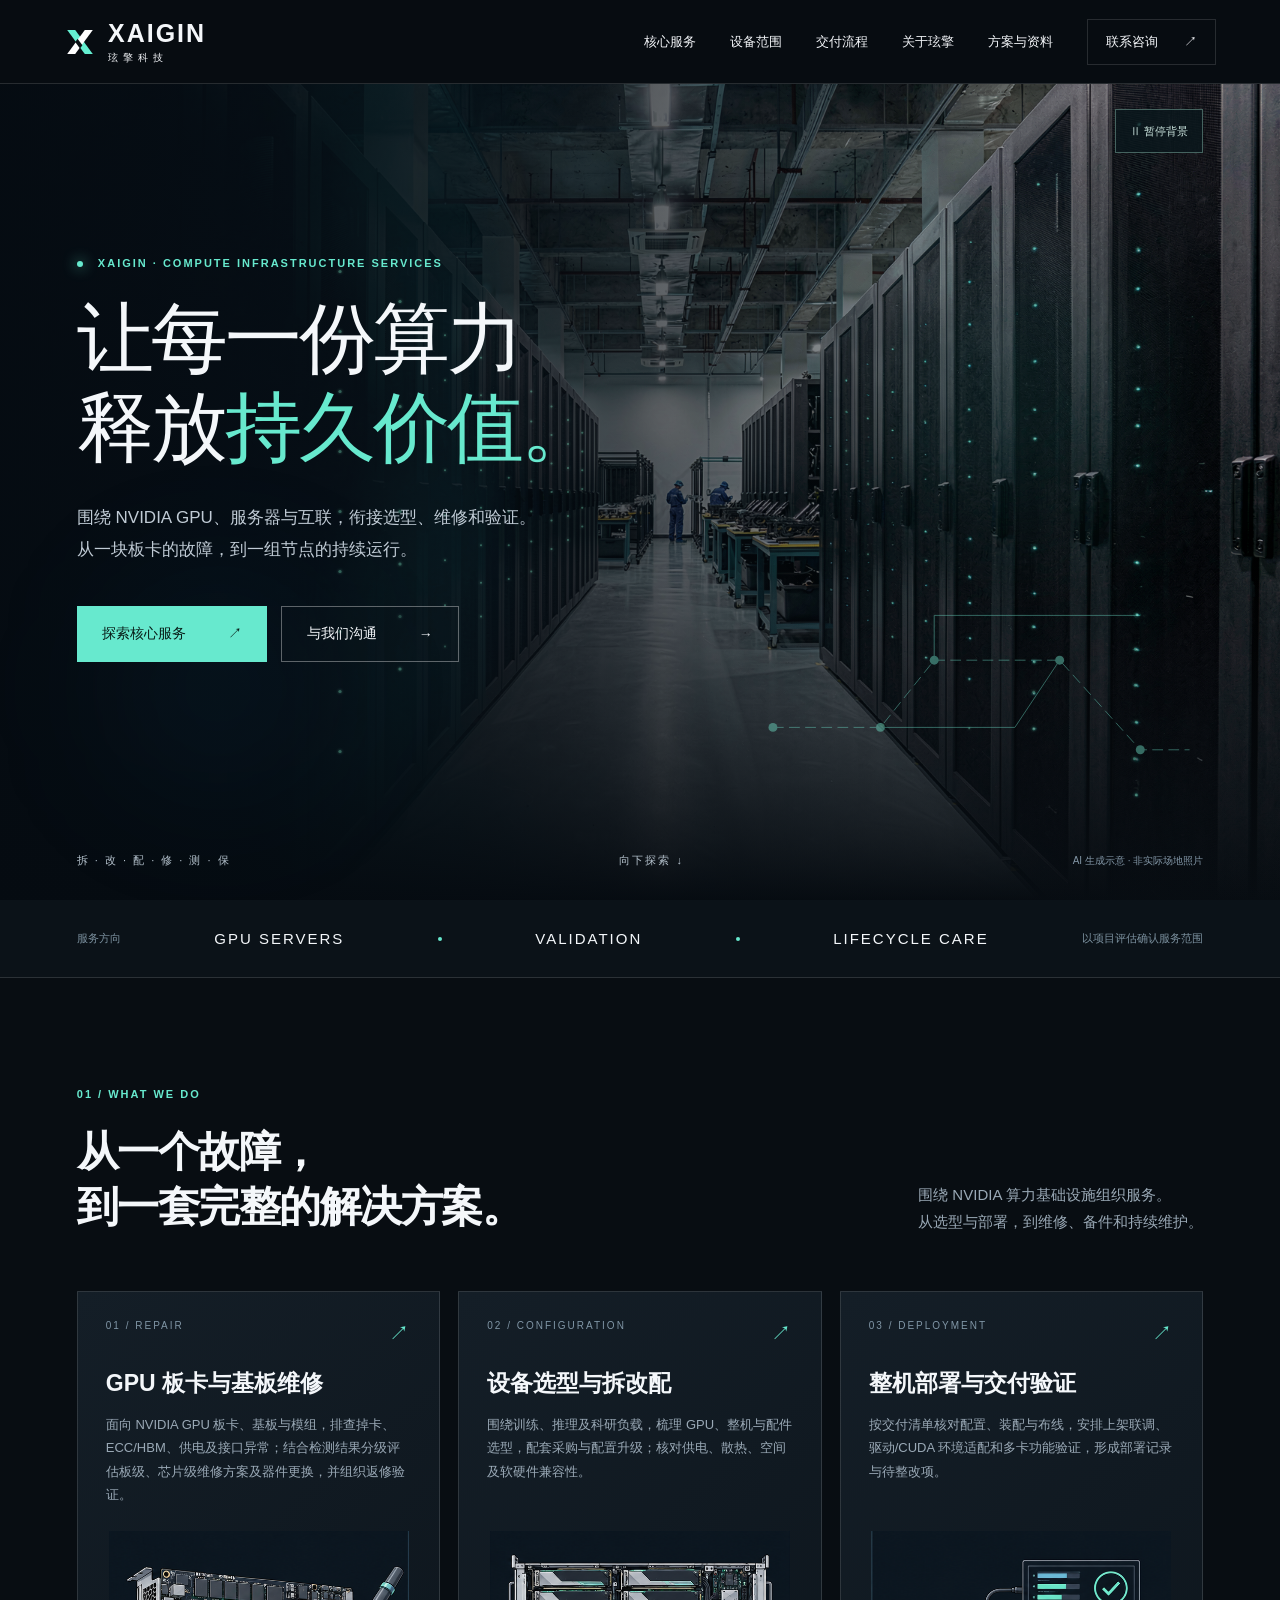
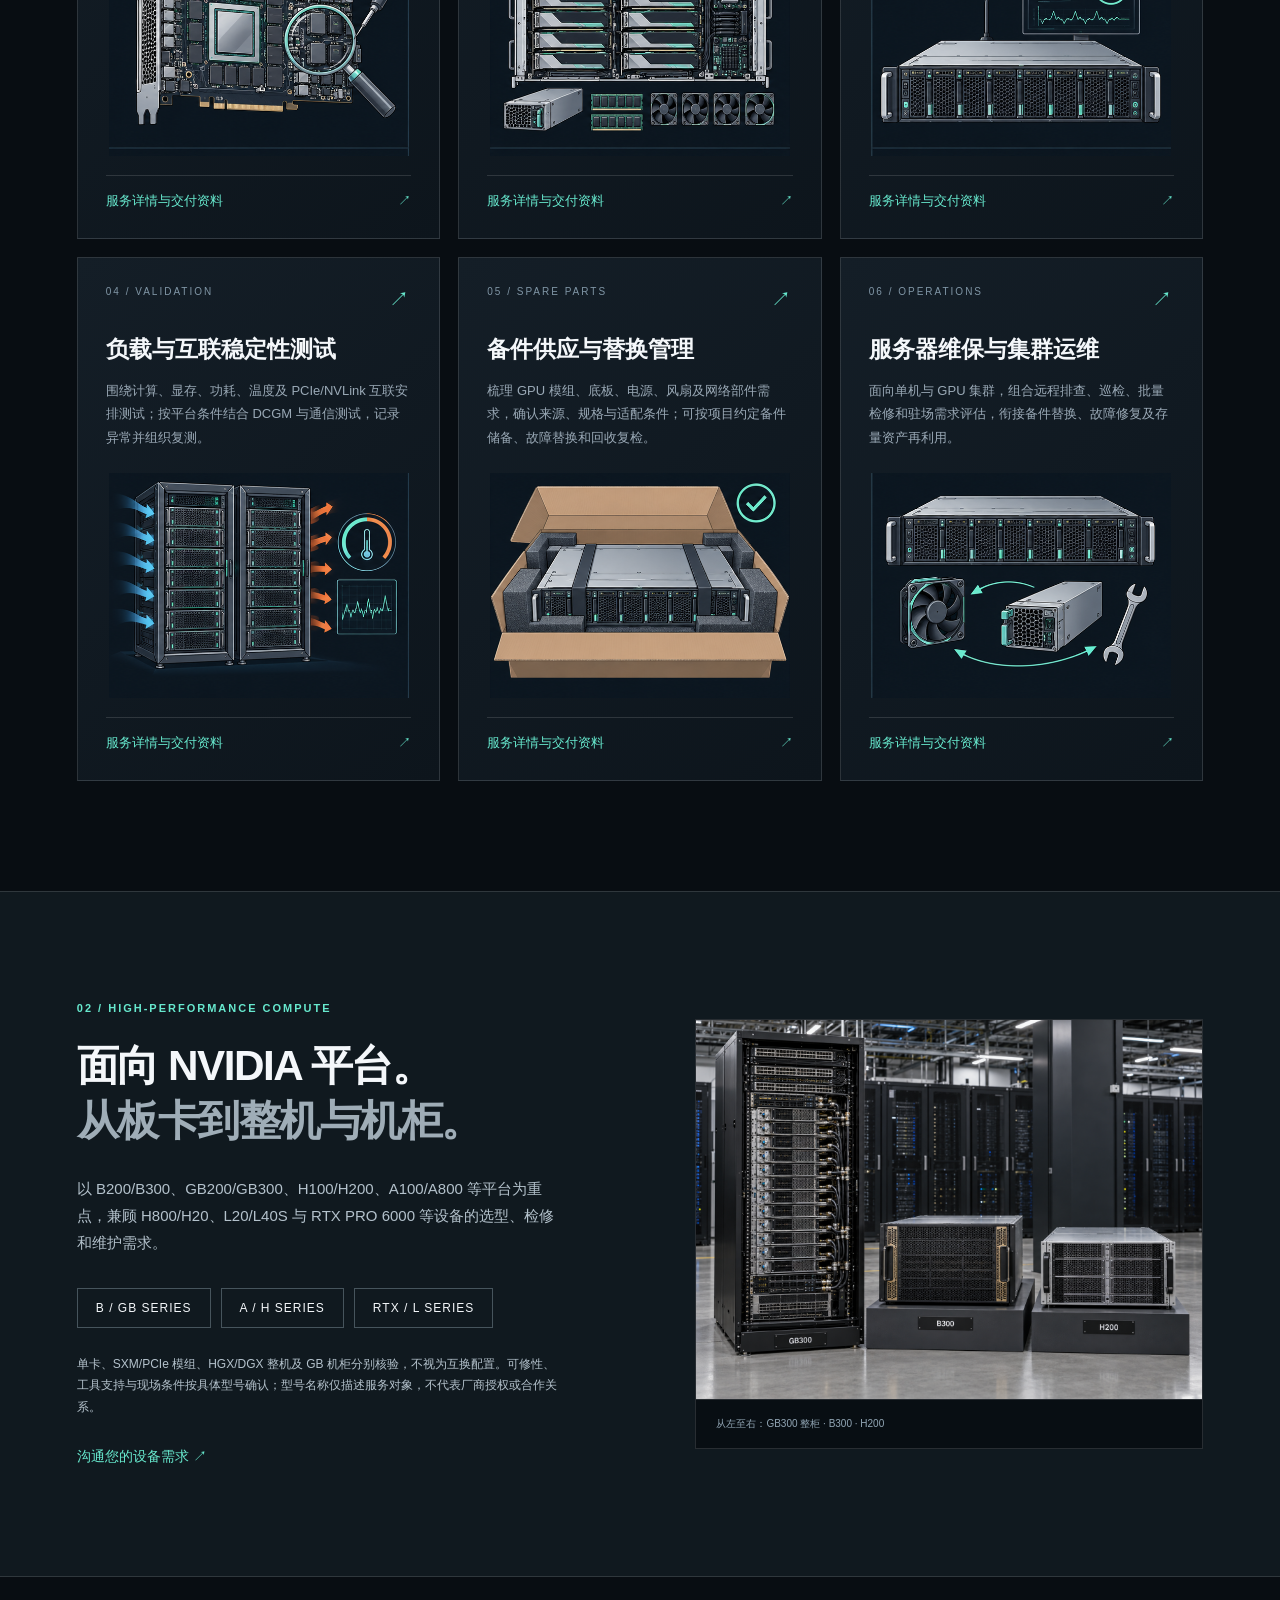
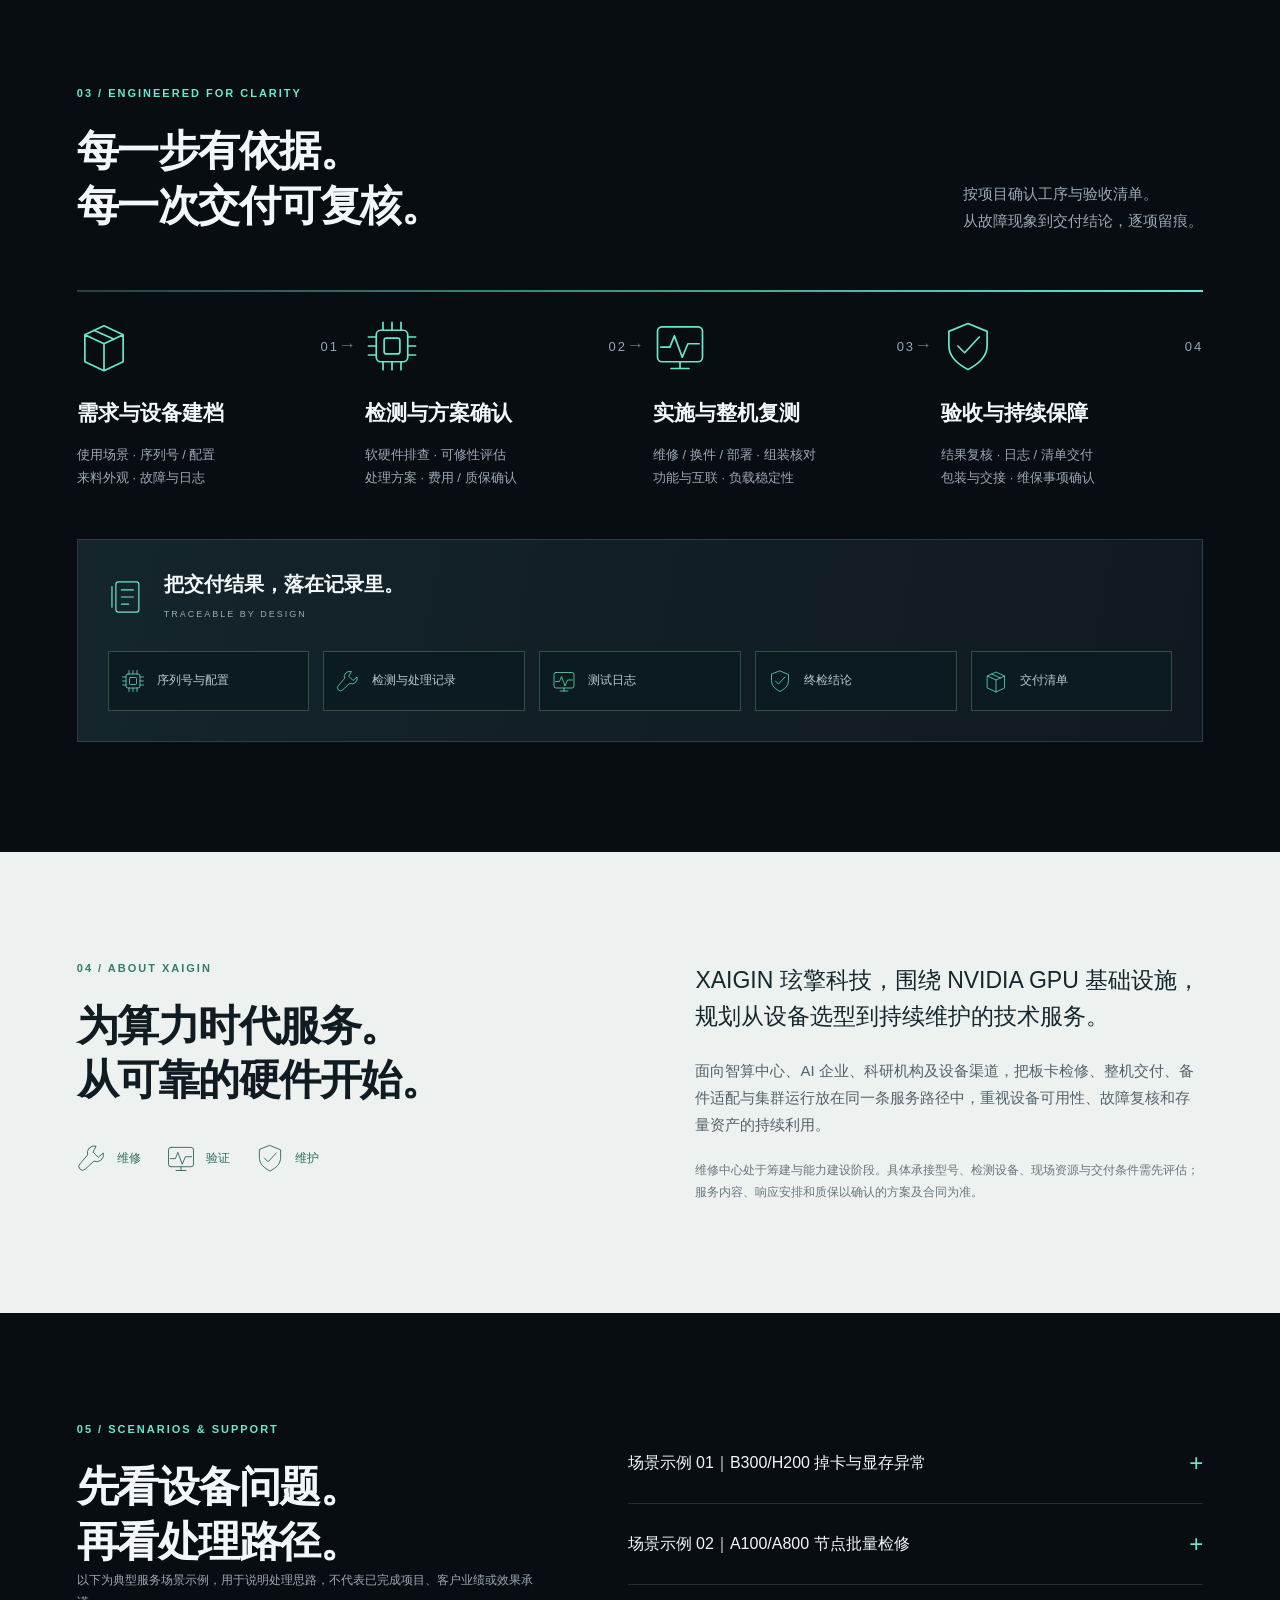
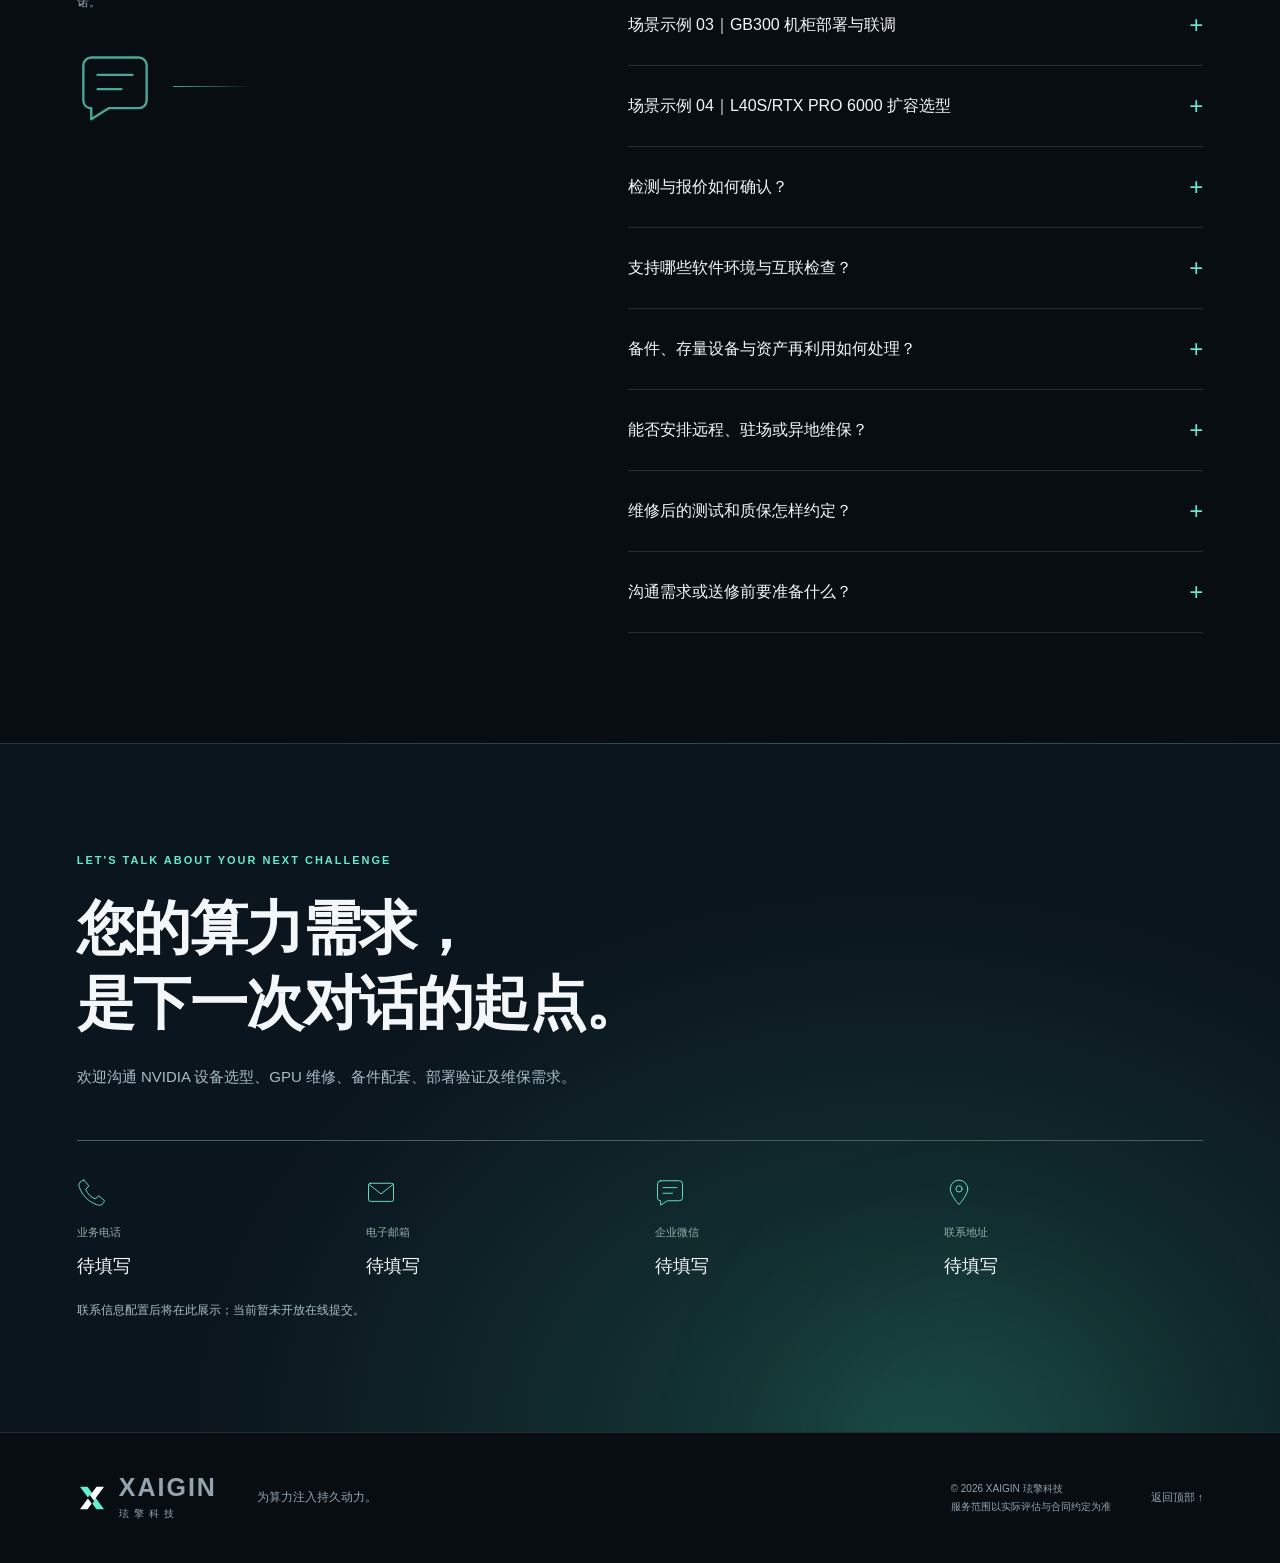
<file: index.html>
<!doctype html>
<html lang="zh-CN">
<head>
<meta charset="utf-8"><meta name="viewport" content="width=device-width,initial-scale=1">
<meta name="description" content="XAIGIN 玹擎科技，围绕 NVIDIA GPU 提供设备选型、板卡维修、整机部署验证、备件配套与集群维保服务方向。具体承接范围按评估确认。">
<meta name="theme-color" content="#080d12"><title>XAIGIN 玹擎科技 · 为算力注入持久动力</title>
<link rel="icon" href="assets/brand.svg" type="image/svg+xml"><link rel="stylesheet" href="styles/site.css?v=20261010-burst">
<script defer src="scripts/config.js"></script><script defer src="scripts/site.js?v=20261010-burst"></script>
<link rel="stylesheet" href="styles/library.css?v=20261026-library">
</head>
<body>
<!-- M19 / 本地矢量图形定义，不依赖第三方图标库 -->
<svg class="icon-defs" aria-hidden="true" xmlns="http://www.w3.org/2000/svg"><defs><symbol id="icon-box" viewBox="0 0 48 48"><path d="m7 14 17-8 17 8v24l-17 8-17-8zM7 14l17 8 17-8M24 22v24M15 10l18 8"/></symbol><symbol id="icon-chip" viewBox="0 0 48 48"><rect x="10" y="10" width="28" height="28" rx="4"/><rect x="17" y="17" width="14" height="14" rx="2"/><path d="M16 3v7M24 3v7M32 3v7M16 38v7M24 38v7M32 38v7M3 16h7M3 24h7M3 32h7M38 16h7M38 24h7M38 32h7"/></symbol><symbol id="icon-pulse" viewBox="0 0 48 48"><rect x="4" y="7" width="40" height="31" rx="4"/><path d="M7 25h8l4-10 7 19 5-12h10M16 44h16M24 38v6"/></symbol><symbol id="icon-shield" viewBox="0 0 48 48"><path d="m24 4 17 7v12c0 11-8 17-17 22C15 40 7 34 7 23V11zM15 24l6 6 13-14"/></symbol><symbol id="icon-list" viewBox="0 0 48 48"><rect x="10" y="5" width="29" height="38" rx="3"/><path d="M17 15h15M17 24h15M17 33h9M5 11v26"/></symbol><symbol id="icon-wrench" viewBox="0 0 48 48"><path d="M30 5a11 11 0 0 0-13 14L5 33a6 6 0 0 0 8 9l14-13a11 11 0 0 0 15-13l-8 7-8-8z"/></symbol><symbol id="icon-phone" viewBox="0 0 48 48"><path d="m11 5 8 9-5 6c3 7 8 12 15 15l6-5 9 8c-3 8-8 8-13 6C18 39 9 30 4 17 2 12 3 7 11 5z"/></symbol><symbol id="icon-mail" viewBox="0 0 48 48"><rect x="4" y="10" width="40" height="29" rx="3"/><path d="m5 12 19 15 19-15"/></symbol><symbol id="icon-message" viewBox="0 0 48 48"><path d="M9 6h30a5 5 0 0 1 5 5v22a5 5 0 0 1-5 5H20L9 45v-7H8a5 5 0 0 1-4-5V11a5 5 0 0 1 5-5zM13 17h22M13 26h15"/></symbol><symbol id="icon-pin" viewBox="0 0 48 48"><path d="M38 19c0 10-14 25-14 25S10 29 10 19a14 14 0 0 1 28 0z"/><circle cx="24" cy="19" r="5"/></symbol></defs></svg>
<a class="skip" href="#main">跳转到内容</a>
<!-- M01 / 品牌与导航 -->
<header class="header"><a class="brand" href="#home" aria-label="XAIGIN 玹擎科技首页"><img src="assets/brand.svg" alt="" width="32" height="32"><span>XAIGIN<small>玹擎科技</small></span></a><button id="menu-toggle" aria-expanded="false" aria-controls="main-nav" aria-label="打开导航">菜单 <span>☰</span></button><nav id="main-nav" aria-label="主导航"><a href="#services">核心服务</a><a href="#platforms">设备范围</a><a href="#process">交付流程</a><a href="#about">关于玹擎</a><a href="solutions.html">方案与资料</a><a class="nav-contact" href="#contact">联系咨询 <span>↗</span></a></nav><div class="read-progress" aria-hidden="true" data-progress="0"></div></header>
<main id="main">
<!-- M02 / 首屏与装饰动效 -->
<section class="hero" id="home"><div class="hero-image" role="img" aria-label="AI生成的算力服务器机房示意"><svg class="hero-scene" viewBox="0 0 1920 1088" aria-hidden="true" preserveAspectRatio="xMidYMid slice"><image href="assets/compute-room.png" width="1920" height="1088"/></svg><svg class="hero-scene hero-indicators" viewBox="0 0 1920 1088" aria-hidden="true" preserveAspectRatio="xMidYMid slice"><defs><filter id="rack-glow" x="-300%" y="-300%" width="700%" height="700%"><feGaussianBlur stdDeviation="1.8"/><feMerge><feMergeNode/><feMergeNode in="SourceGraphic"/></feMerge></filter></defs><g fill="#86f8cf">
<circle class="rack-led" data-bank="left" cx="560" cy="250" r="2.1" style="--cycle:2s;--delay:-1.039s"/>
<circle class="rack-led" data-bank="left" cx="560" cy="330" r="2.1" style="--cycle:2s;--delay:-1.212s"/>
<circle class="rack-led" data-bank="left" cx="560" cy="410" r="2.1" style="--cycle:2s;--delay:-1.385s"/>
<circle class="rack-led" data-bank="left" cx="560" cy="490" r="2.1" style="--cycle:4s;--delay:-1.558s"/>
<circle class="rack-led" data-bank="left" cx="560" cy="570" r="2.1" style="--cycle:2s;--delay:-1.731s"/>
<circle class="rack-led" data-bank="left" cx="560" cy="650" r="2.1" style="--cycle:2s;--delay:-1.904s"/>
<circle class="rack-led" data-bank="left" cx="560" cy="730" r="2.1" style="--cycle:2s;--delay:-2.077s"/>
<circle class="rack-led" data-bank="left" cx="560" cy="810" r="2.1" style="--cycle:2s;--delay:-2.250s"/>
<circle class="rack-led" data-bank="left" cx="560" cy="890" r="2.1" style="--cycle:4s;--delay:-2.423s"/>
<circle class="rack-led" data-bank="left" cx="640" cy="290" r="2.1" style="--cycle:2s;--delay:-2.596s"/>
<circle class="rack-led" data-bank="left" cx="640" cy="360" r="2.1" style="--cycle:2s;--delay:-2.769s"/>
<circle class="rack-led" data-bank="left" cx="640" cy="430" r="2.1" style="--cycle:2s;--delay:-2.942s"/>
<circle class="rack-led" data-bank="left" cx="640" cy="500" r="2.1" style="--cycle:2s;--delay:-3.115s"/>
<circle class="rack-led" data-bank="left" cx="640" cy="570" r="2.1" style="--cycle:4s;--delay:-3.288s"/>
<circle class="rack-led" data-bank="left" cx="640" cy="640" r="2.1" style="--cycle:2s;--delay:-3.461s"/>
<circle class="rack-led" data-bank="left" cx="640" cy="710" r="2.1" style="--cycle:2s;--delay:-3.634s"/>
<circle class="rack-led" data-bank="left" cx="640" cy="780" r="2.1" style="--cycle:2s;--delay:-3.807s"/>
<circle class="rack-led" data-bank="left" cx="700" cy="335" r="1.4" style="--cycle:2s;--delay:-3.980s"/>
<circle class="rack-led" data-bank="left" cx="700" cy="395" r="1.4" style="--cycle:4s;--delay:-0.153s"/>
<circle class="rack-led" data-bank="left" cx="700" cy="455" r="1.4" style="--cycle:2s;--delay:-0.326s"/>
<circle class="rack-led" data-bank="left" cx="700" cy="515" r="1.4" style="--cycle:2s;--delay:-0.499s"/>
<circle class="rack-led" data-bank="left" cx="700" cy="575" r="1.4" style="--cycle:2s;--delay:-0.672s"/>
<circle class="rack-led" data-bank="left" cx="700" cy="635" r="1.4" style="--cycle:2s;--delay:-0.845s"/>
<circle class="rack-led" data-bank="left" cx="700" cy="695" r="1.4" style="--cycle:4s;--delay:-1.018s"/>
<circle class="rack-led" data-bank="left" cx="700" cy="750" r="1.4" style="--cycle:2s;--delay:-1.191s"/>
<circle class="rack-led" data-bank="left" cx="748" cy="365" r="1.4" style="--cycle:2s;--delay:-1.364s"/>
<circle class="rack-led" data-bank="left" cx="748" cy="415" r="1.4" style="--cycle:2s;--delay:-1.537s"/>
<circle class="rack-led" data-bank="left" cx="748" cy="465" r="1.4" style="--cycle:2s;--delay:-1.710s"/>
<circle class="rack-led" data-bank="left" cx="748" cy="515" r="1.4" style="--cycle:4s;--delay:-1.883s"/>
<circle class="rack-led" data-bank="left" cx="748" cy="565" r="1.4" style="--cycle:2s;--delay:-2.056s"/>
<circle class="rack-led" data-bank="left" cx="748" cy="615" r="1.4" style="--cycle:2s;--delay:-2.229s"/>
<circle class="rack-led" data-bank="left" cx="748" cy="665" r="1.4" style="--cycle:2s;--delay:-2.402s"/>
<circle class="rack-led" data-bank="left" cx="748" cy="710" r="1.4" style="--cycle:2s;--delay:-2.575s"/>
<circle class="rack-led" data-bank="left" cx="785" cy="390" r="1.4" style="--cycle:4s;--delay:-2.748s"/>
<circle class="rack-led" data-bank="left" cx="785" cy="435" r="1.4" style="--cycle:2s;--delay:-2.921s"/>
<circle class="rack-led" data-bank="left" cx="785" cy="480" r="1.4" style="--cycle:2s;--delay:-3.094s"/>
<circle class="rack-led" data-bank="left" cx="785" cy="525" r="1.4" style="--cycle:2s;--delay:-3.267s"/>
<circle class="rack-led" data-bank="left" cx="785" cy="570" r="1.4" style="--cycle:2s;--delay:-3.440s"/>
<circle class="rack-led" data-bank="left" cx="785" cy="615" r="1.4" style="--cycle:4s;--delay:-3.613s"/>
<circle class="rack-led" data-bank="left" cx="785" cy="660" r="1.4" style="--cycle:2s;--delay:-3.786s"/>
<circle class="rack-led" data-bank="left" cx="815" cy="410" r="1.4" style="--cycle:2s;--delay:-3.959s"/>
<circle class="rack-led" data-bank="left" cx="815" cy="450" r="1.4" style="--cycle:2s;--delay:-0.132s"/>
<circle class="rack-led" data-bank="left" cx="815" cy="490" r="1.4" style="--cycle:2s;--delay:-0.305s"/>
<circle class="rack-led" data-bank="left" cx="815" cy="530" r="1.4" style="--cycle:4s;--delay:-0.478s"/>
<circle class="rack-led" data-bank="left" cx="815" cy="570" r="1.4" style="--cycle:2s;--delay:-0.651s"/>
<circle class="rack-led" data-bank="left" cx="815" cy="610" r="1.4" style="--cycle:2s;--delay:-0.824s"/>
<circle class="rack-led" data-bank="left" cx="815" cy="650" r="1.4" style="--cycle:2s;--delay:-0.997s"/>
<circle class="rack-led" data-bank="left" cx="842" cy="430" r="1.4" style="--cycle:2s;--delay:-1.170s"/>
<circle class="rack-led" data-bank="left" cx="842" cy="468" r="1.4" style="--cycle:4s;--delay:-1.343s"/>
<circle class="rack-led" data-bank="left" cx="842" cy="506" r="1.4" style="--cycle:2s;--delay:-1.516s"/>
<circle class="rack-led" data-bank="left" cx="842" cy="544" r="1.4" style="--cycle:2s;--delay:-1.689s"/>
<circle class="rack-led" data-bank="left" cx="842" cy="582" r="1.4" style="--cycle:2s;--delay:-1.862s"/>
<circle class="rack-led" data-bank="left" cx="842" cy="620" r="1.4" style="--cycle:2s;--delay:-2.035s"/>
<circle class="rack-led" data-bank="left" cx="864" cy="448" r="1.4" style="--cycle:4s;--delay:-2.208s"/>
<circle class="rack-led" data-bank="left" cx="864" cy="480" r="1.4" style="--cycle:2s;--delay:-2.381s"/>
<circle class="rack-led" data-bank="left" cx="864" cy="512" r="1.4" style="--cycle:2s;--delay:-2.554s"/>
<circle class="rack-led" data-bank="left" cx="864" cy="544" r="1.4" style="--cycle:2s;--delay:-2.727s"/>
<circle class="rack-led" data-bank="left" cx="864" cy="576" r="1.4" style="--cycle:2s;--delay:-2.900s"/>
<circle class="rack-led" data-bank="left" cx="864" cy="608" r="1.4" style="--cycle:4s;--delay:-3.073s"/>
<circle class="rack-led" data-bank="left" cx="883" cy="465" r="1.4" style="--cycle:2s;--delay:-3.246s"/>
<circle class="rack-led" data-bank="left" cx="883" cy="490" r="1.4" style="--cycle:2s;--delay:-3.419s"/>
<circle class="rack-led" data-bank="left" cx="883" cy="515" r="1.4" style="--cycle:2s;--delay:-3.592s"/>
<circle class="rack-led" data-bank="left" cx="883" cy="540" r="1.4" style="--cycle:2s;--delay:-3.765s"/>
<circle class="rack-led" data-bank="left" cx="883" cy="565" r="1.4" style="--cycle:4s;--delay:-3.938s"/>
<circle class="rack-led" data-bank="left" cx="883" cy="590" r="1.4" style="--cycle:2s;--delay:-0.111s"/>
<circle class="rack-led" data-bank="right" cx="1235" cy="395" r="1.3" style="--cycle:4s;--delay:-0.080s"/>
<circle class="rack-led" data-bank="right" cx="1235" cy="437" r="1.3" style="--cycle:2s;--delay:-0.253s"/>
<circle class="rack-led" data-bank="right" cx="1235" cy="489" r="1.3" style="--cycle:2s;--delay:-0.426s"/>
<circle class="rack-led" data-bank="right" cx="1263.5" cy="445.5" r="1.3" style="--cycle:2s;--delay:-0.599s"/>
<circle class="rack-led" data-bank="right" cx="1264" cy="533" r="1.3" style="--cycle:2s;--delay:-0.772s"/>
<circle class="rack-led" data-bank="right" cx="1264" cy="627" r="1.3" style="--cycle:4s;--delay:-0.945s"/>
<circle class="rack-led" data-bank="right" cx="1296.7" cy="353.3" r="1.3" style="--cycle:2s;--delay:-1.118s"/>
<circle class="rack-led" data-bank="right" cx="1296.5" cy="410.5" r="1.3" style="--cycle:2s;--delay:-1.291s"/>
<circle class="rack-led" data-bank="right" cx="1296.5" cy="461.5" r="1.3" style="--cycle:2s;--delay:-1.464s"/>
<circle class="rack-led" data-bank="right" cx="1296.5" cy="691.5" r="1.3" style="--cycle:2s;--delay:-1.637s"/>
<circle class="rack-led" data-bank="right" cx="1296.3" cy="736.7" r="1.3" style="--cycle:4s;--delay:-1.810s"/>
<circle class="rack-led" data-bank="right" cx="1340.5" cy="596.5" r="1.3" style="--cycle:2s;--delay:-1.983s"/>
<circle class="rack-led" data-bank="right" cx="1340.8" cy="715.6" r="1.3" style="--cycle:2s;--delay:-2.156s"/>
<circle class="rack-led" data-bank="right" cx="1341" cy="764.5" r="1.3" style="--cycle:2s;--delay:-2.329s"/>
<circle class="rack-led" data-bank="right" cx="1340" cy="370" r="1.3" style="--cycle:2s;--delay:-2.502s"/>
<circle class="rack-led" data-bank="right" cx="1340" cy="450" r="1.3" style="--cycle:4s;--delay:-2.675s"/>
<circle class="rack-led" data-bank="right" cx="1400.7" cy="210.7" r="1.3" style="--cycle:2s;--delay:-2.848s"/>
<circle class="rack-led" data-bank="right" cx="1399" cy="263.5" r="1.3" style="--cycle:2s;--delay:-3.021s"/>
<circle class="rack-led" data-bank="right" cx="1399.1" cy="320.1" r="1.3" style="--cycle:2s;--delay:-3.194s"/>
<circle class="rack-led" data-bank="right" cx="1399" cy="375.2" r="1.3" style="--cycle:2s;--delay:-3.367s"/>
<circle class="rack-led" data-bank="right" cx="1398.7" cy="433.3" r="1.3" style="--cycle:4s;--delay:-3.540s"/>
<circle class="rack-led" data-bank="right" cx="1399.2" cy="476.4" r="1.3" style="--cycle:2s;--delay:-3.713s"/>
<circle class="rack-led" data-bank="right" cx="1398.8" cy="523.4" r="1.3" style="--cycle:2s;--delay:-3.886s"/>
<circle class="rack-led" data-bank="right" cx="1398.8" cy="656.2" r="1.3" style="--cycle:2s;--delay:-0.059s"/>
<circle class="rack-led" data-bank="right" cx="1399.7" cy="691.7" r="1.3" style="--cycle:2s;--delay:-0.232s"/>
<circle class="rack-led" data-bank="right" cx="1399.8" cy="738.8" r="1.3" style="--cycle:4s;--delay:-0.405s"/>
<circle class="rack-led" data-bank="right" cx="1399" cy="794" r="1.3" style="--cycle:2s;--delay:-0.578s"/>
<circle class="rack-led" data-bank="right" cx="1399" cy="859" r="1.3" style="--cycle:2s;--delay:-0.751s"/>
<circle class="rack-led" data-bank="right" cx="1490.8" cy="133.4" r="1.9" style="--cycle:2s;--delay:-0.924s"/>
<circle class="rack-led" data-bank="right" cx="1485.6" cy="219.1" r="1.9" style="--cycle:2s;--delay:-1.097s"/>
<circle class="rack-led" data-bank="right" cx="1486.9" cy="294.9" r="1.9" style="--cycle:4s;--delay:-1.270s"/>
<circle class="rack-led" data-bank="right" cx="1486.2" cy="369.8" r="1.9" style="--cycle:2s;--delay:-1.443s"/>
<circle class="rack-led" data-bank="right" cx="1486" cy="434" r="1.9" style="--cycle:2s;--delay:-1.616s"/>
<circle class="rack-led" data-bank="right" cx="1486" cy="473" r="1.9" style="--cycle:2s;--delay:-1.789s"/>
<circle class="rack-led" data-bank="right" cx="1486" cy="521" r="1.9" style="--cycle:2s;--delay:-1.962s"/>
<circle class="rack-led" data-bank="right" cx="1486" cy="618" r="1.9" style="--cycle:4s;--delay:-2.135s"/>
<circle class="rack-led" data-bank="right" cx="1484.3" cy="723.7" r="1.9" style="--cycle:2s;--delay:-2.308s"/>
<circle class="rack-led" data-bank="right" cx="1485.7" cy="770.7" r="1.9" style="--cycle:2s;--delay:-2.481s"/>
<circle class="rack-led" data-bank="right" cx="1485" cy="811" r="1.9" style="--cycle:2s;--delay:-2.654s"/>
<circle class="rack-led" data-bank="right" cx="1485" cy="860" r="1.9" style="--cycle:2s;--delay:-2.827s"/>
<circle class="rack-led" data-bank="right" cx="1625" cy="53.5" r="1.9" style="--cycle:4s;--delay:-3.000s"/>
<circle class="rack-led" data-bank="right" cx="1624.3" cy="146.4" r="1.9" style="--cycle:2s;--delay:-3.173s"/>
<circle class="rack-led" data-bank="right" cx="1624" cy="220" r="1.9" style="--cycle:2s;--delay:-3.346s"/>
<circle class="rack-led" data-bank="right" cx="1623.6" cy="272.9" r="1.9" style="--cycle:2s;--delay:-3.519s"/>
<circle class="rack-led" data-bank="right" cx="1624" cy="350" r="1.9" style="--cycle:2s;--delay:-3.692s"/>
<circle class="rack-led" data-bank="right" cx="1623.8" cy="406.5" r="1.9" style="--cycle:4s;--delay:-3.865s"/>
<circle class="rack-led" data-bank="right" cx="1623" cy="455" r="1.9" style="--cycle:2s;--delay:-0.038s"/>
<circle class="rack-led" data-bank="right" cx="1624.5" cy="508.5" r="1.9" style="--cycle:2s;--delay:-0.211s"/>
<circle class="rack-led" data-bank="right" cx="1623" cy="638.2" r="1.9" style="--cycle:2s;--delay:-0.384s"/>
<circle class="rack-led" data-bank="right" cx="1622.6" cy="707.6" r="1.9" style="--cycle:2s;--delay:-0.557s"/>
<circle class="rack-led" data-bank="right" cx="1620.3" cy="753.7" r="1.9" style="--cycle:4s;--delay:-0.730s"/>
<circle class="rack-led" data-bank="right" cx="1620.3" cy="801.7" r="1.9" style="--cycle:2s;--delay:-0.903s"/>
<circle class="rack-led" data-bank="right" cx="1621.7" cy="850.9" r="1.9" style="--cycle:2s;--delay:-1.076s"/>
<circle class="rack-led" data-bank="right" cx="1619.2" cy="899.6" r="1.9" style="--cycle:2s;--delay:-1.249s"/>
<circle class="rack-led" data-bank="right" cx="1621.7" cy="947.9" r="1.9" style="--cycle:2s;--delay:-1.422s"/>
<circle class="rack-led" data-bank="right" cx="1886.9" cy="20.3" r="2.7" style="--cycle:4s;--delay:-1.595s"/>
<circle class="rack-led" data-bank="right" cx="1887.7" cy="108" r="2.7" style="--cycle:2s;--delay:-1.768s"/>
<circle class="rack-led" data-bank="right" cx="1886.2" cy="167.7" r="2.7" style="--cycle:2s;--delay:-1.941s"/>
<circle class="rack-led" data-bank="right" cx="1886.8" cy="244.2" r="2.7" style="--cycle:2s;--delay:-2.114s"/>
<circle class="rack-led" data-bank="right" cx="1886.7" cy="303.5" r="2.7" style="--cycle:2s;--delay:-2.287s"/>
<circle class="rack-led" data-bank="right" cx="1886.7" cy="364" r="2.7" style="--cycle:4s;--delay:-2.460s"/>
<circle class="rack-led" data-bank="right" cx="1886.4" cy="422.7" r="2.7" style="--cycle:2s;--delay:-2.633s"/>
<circle class="rack-led" data-bank="right" cx="1885.6" cy="490.4" r="2.7" style="--cycle:2s;--delay:-2.806s"/>
<circle class="rack-led" data-bank="right" cx="1886.9" cy="633" r="2.7" style="--cycle:2s;--delay:-2.979s"/>
<circle class="rack-led" data-bank="right" cx="1886.6" cy="694.6" r="2.7" style="--cycle:2s;--delay:-3.152s"/>
<circle class="rack-led" data-bank="right" cx="1885.8" cy="760.7" r="2.7" style="--cycle:4s;--delay:-3.325s"/>
<circle class="rack-led" data-bank="right" cx="1885.2" cy="828.1" r="2.7" style="--cycle:2s;--delay:-3.498s"/>
<circle class="rack-led" data-bank="right" cx="1886.1" cy="906.5" r="2.7" style="--cycle:2s;--delay:-3.671s"/>
<circle class="rack-led" data-bank="right" cx="1886" cy="977" r="2.7" style="--cycle:2s;--delay:-3.844s"/>
<circle class="rack-led" data-bank="right" cx="1882.7" cy="1049.4" r="2.7" style="--cycle:2s;--delay:-0.017s"/>
</g></svg></div><button id="hero-motion-toggle" type="button" aria-label="暂停背景动画" aria-pressed="false" hidden>Ⅱ 暂停背景</button><div class="orb orb-one"></div><div class="orb orb-two"></div><svg class="hero-network" viewBox="0 0 500 220" aria-hidden="true"><path class="network-path" d="M20 150h120l60-75h140l90 100h55"/><path d="M140 150h150l50-75M200 75V25h230"/><g><circle cx="20" cy="150" r="5"/><circle cx="140" cy="150" r="5"/><circle cx="200" cy="75" r="5"/><circle cx="340" cy="75" r="5"/><circle cx="430" cy="175" r="5"/></g></svg><div class="hero-content"><div class="eyebrow"><span class="status-dot"></span> XAIGIN · COMPUTE INFRASTRUCTURE SERVICES</div><h1>让每一份算力<br>释放<span>持久价值。</span></h1><p>围绕 NVIDIA GPU、服务器与互联，衔接选型、维修和验证。<br class="desktop-break">从一块板卡的故障，到一组节点的持续运行。</p><div class="actions"><a class="button primary" href="#services">探索核心服务 <span>↗</span></a><a class="button ghost" href="#contact">与我们沟通 <span>→</span></a></div></div><div class="hero-bottom"><span>拆 · 改 · 配 · 修 · 测 · 保</span><a href="#services">向下探索 ↓</a><small>AI 生成示意 · 非实际场地照片</small></div></section>
<div class="scope-strip"><span>服务方向</span><strong>GPU SERVERS</strong><i></i><strong>VALIDATION</strong><i></i><strong>LIFECYCLE CARE</strong><span>以项目评估确认服务范围</span></div>
<!-- M03 / 六类核心服务 -->
<section class="section" id="services"><div class="section-head reveal"><div><div class="eyebrow">01 / WHAT WE DO</div><h2>从一个故障，<br>到一套完整的解决方案。</h2></div><p>围绕 NVIDIA 算力基础设施组织服务。<br>从选型与部署，到维修、备件和持续维护。</p></div><div class="service-grid">
<article class="service-card reveal"><div class="card-top"><span>01 / REPAIR</span><span>↗</span></div><h3>GPU 板卡与基板维修</h3><p>面向 NVIDIA GPU 板卡、基板与模组，排查掉卡、ECC/HBM、供电及接口异常；结合检测结果分级评估板级、芯片级维修方案及器件更换，并组织返修验证。</p><figure class="service-visual"><div class="sheet-cell"><img src="assets/service-codex.png" alt="GPU板卡与检修工具二维示意" loading="lazy" width="1774" height="887" style="left:-0%;top:-0%"></div></figure><a class="home-library-link" href="repair.html">服务详情与交付资料 <span aria-hidden="true">↗</span></a></article>
<article class="service-card reveal"><div class="card-top"><span>02 / CONFIGURATION</span><span>↗</span></div><h3>设备选型与拆改配</h3><p>围绕训练、推理及科研负载，梳理 GPU、整机与配件选型，配套采购与配置升级；核对供电、散热、空间及软硬件兼容性。</p><figure class="service-visual"><div class="sheet-cell"><img src="assets/service-codex.png" alt="GPU服务器及拆改配部件二维示意" loading="lazy" width="1774" height="887" style="left:-100%;top:-0%"></div></figure><a class="home-library-link" href="configuration.html">服务详情与交付资料 <span aria-hidden="true">↗</span></a></article>
<article class="service-card reveal"><div class="card-top"><span>03 / DEPLOYMENT</span><span>↗</span></div><h3>整机部署与交付验证</h3><p>按交付清单核对配置、装配与布线，安排上架联调、驱动/CUDA 环境适配和多卡功能验证，形成部署记录与待整改项。</p><figure class="service-visual"><div class="sheet-cell"><img src="assets/service-codex.png" alt="GPU整机与诊断验证二维示意" loading="lazy" width="1774" height="887" style="left:-200%;top:-0%"></div></figure><a class="home-library-link" href="deployment.html">服务详情与交付资料 <span aria-hidden="true">↗</span></a></article>
<article class="service-card reveal"><div class="card-top"><span>04 / VALIDATION</span><span>↗</span></div><h3>负载与互联稳定性测试</h3><p>围绕计算、显存、功耗、温度及 PCIe/NVLink 互联安排测试；按平台条件结合 DCGM 与通信测试，记录异常并组织复测。</p><figure class="service-visual"><div class="sheet-cell"><img src="assets/service-codex.png" alt="GPU机柜与温度负载监测二维示意" loading="lazy" width="1774" height="887" style="left:-0%;top:-100%"></div></figure><a class="home-library-link" href="validation.html">服务详情与交付资料 <span aria-hidden="true">↗</span></a></article>
<article class="service-card reveal"><div class="card-top"><span>05 / SPARE PARTS</span><span>↗</span></div><h3>备件供应与替换管理</h3><p>梳理 GPU 模组、底板、电源、风扇及网络部件需求，确认来源、规格与适配条件；可按项目约定备件储备、故障替换和回收复检。</p><figure class="service-visual"><div class="sheet-cell"><img src="assets/service-codex.png" alt="GPU服务器终检与防护包装二维示意" loading="lazy" width="1774" height="887" style="left:-100%;top:-100%"></div></figure><a class="home-library-link" href="spares.html">服务详情与交付资料 <span aria-hidden="true">↗</span></a></article>
<article class="service-card reveal"><div class="card-top"><span>06 / OPERATIONS</span><span>↗</span></div><h3>服务器维保与集群运维</h3><p>面向单机与 GPU 集群，组合远程排查、巡检、批量检修和驻场需求评估，衔接备件替换、故障修复及存量资产再利用。</p><figure class="service-visual"><div class="sheet-cell"><img src="assets/service-codex.png" alt="服务器备件与定期维护二维示意" loading="lazy" width="1774" height="887" style="left:-200%;top:-100%"></div></figure><a class="home-library-link" href="maintenance.html">服务详情与交付资料 <span aria-hidden="true">↗</span></a></article>
</div></section>
<!-- M04 / 设备与服务边界 -->
<section class="platform-section" id="platforms"><div class="section platform-inner"><div class="platform-copy reveal"><div class="eyebrow">02 / HIGH-PERFORMANCE COMPUTE</div><h2>面向 NVIDIA 平台。<br><span>从板卡到整机与机柜。</span></h2><p>以 B200/B300、GB200/GB300、H100/H200、A100/A800 等平台为重点，兼顾 H800/H20、L20/L40S 与 RTX PRO 6000 等设备的选型、检修和维护需求。</p><div class="platform-tags"><span>B / GB SERIES</span><span>A / H SERIES</span><span>RTX / L SERIES</span></div><p class="fine">单卡、SXM/PCIe 模组、HGX/DGX 整机及 GB 机柜分别核验，不视为互换配置。可修性、工具支持与现场条件按具体型号确认；型号名称仅描述服务对象，不代表厂商授权或合作关系。</p><a class="text-link" href="#contact">沟通您的设备需求 ↗</a></div><figure class="device-figure reveal"><div class="device-photo"><img id="device-image" src="assets/gb300-b300-h200-photo.png" alt="AI生成的GB300整柜、B300整机、H200整机并列写实合成示意" loading="lazy"></div><figcaption>从左至右：GB300 整柜 · B300 · H200</figcaption></figure></div></section>
<!-- M05 / 交付流程 -->
<section class="section" id="process"><div class="section-head reveal"><div><div class="eyebrow">03 / ENGINEERED FOR CLARITY</div><h2>每一步有依据。<br>每一次交付可复核。</h2></div><p>按项目确认工序与验收清单。<br>从故障现象到交付结论，逐项留痕。</p></div><div class="flow-route" aria-hidden="true"></div><ol class="process-grid"><li class="reveal"><div class="process-icon"><svg class="" viewBox="0 0 48 48" aria-hidden="true" focusable="false"><use href="#icon-box"/></svg><span>01</span></div><h3>需求与设备建档</h3><p>使用场景 · 序列号 / 配置<br>来料外观 · 故障与日志</p></li><li class="reveal"><div class="process-icon"><svg class="" viewBox="0 0 48 48" aria-hidden="true" focusable="false"><use href="#icon-chip"/></svg><span>02</span></div><h3>检测与方案确认</h3><p>软硬件排查 · 可修性评估<br>处理方案 · 费用 / 质保确认</p></li><li class="reveal"><div class="process-icon"><svg class="" viewBox="0 0 48 48" aria-hidden="true" focusable="false"><use href="#icon-pulse"/></svg><span>03</span></div><h3>实施与整机复测</h3><p>维修 / 换件 / 部署 · 组装核对<br>功能与互联 · 负载稳定性</p></li><li class="reveal"><div class="process-icon"><svg class="" viewBox="0 0 48 48" aria-hidden="true" focusable="false"><use href="#icon-shield"/></svg><span>04</span></div><h3>验收与持续保障</h3><p>结果复核 · 日志 / 清单交付<br>包装与交接 · 维保事项确认</p></li></ol><div class="trace-panel reveal"><div class="trace-heading"><svg class="" viewBox="0 0 48 48" aria-hidden="true" focusable="false"><use href="#icon-list"/></svg><div><h3>把交付结果，落在记录里。</h3><p>TRACEABLE BY DESIGN</p></div></div><ol class="trace-items"><li><svg class="" viewBox="0 0 48 48" aria-hidden="true" focusable="false"><use href="#icon-chip"/></svg><span>序列号与配置</span></li><li><svg class="" viewBox="0 0 48 48" aria-hidden="true" focusable="false"><use href="#icon-wrench"/></svg><span>检测与处理记录</span></li><li><svg class="" viewBox="0 0 48 48" aria-hidden="true" focusable="false"><use href="#icon-pulse"/></svg><span>测试日志</span></li><li><svg class="" viewBox="0 0 48 48" aria-hidden="true" focusable="false"><use href="#icon-shield"/></svg><span>终检结论</span></li><li><svg class="" viewBox="0 0 48 48" aria-hidden="true" focusable="false"><use href="#icon-box"/></svg><span>交付清单</span></li></ol></div></section>
<!-- M06 / 公司定位 -->
<section class="about-section" id="about"><div class="section about-grid"><div class="reveal"><div class="eyebrow">04 / ABOUT XAIGIN</div><h2>为算力时代服务。<br>从可靠的硬件开始。</h2><div class="about-pillars"><div><svg class="" viewBox="0 0 48 48" aria-hidden="true" focusable="false"><use href="#icon-wrench"/></svg><span>维修</span></div><div><svg class="" viewBox="0 0 48 48" aria-hidden="true" focusable="false"><use href="#icon-pulse"/></svg><span>验证</span></div><div><svg class="" viewBox="0 0 48 48" aria-hidden="true" focusable="false"><use href="#icon-shield"/></svg><span>维护</span></div></div></div><div class="reveal"><p class="about-lead">XAIGIN 玹擎科技，围绕 NVIDIA GPU 基础设施，规划从设备选型到持续维护的技术服务。</p><p>面向智算中心、AI 企业、科研机构及设备渠道，把板卡检修、整机交付、备件适配与集群运行放在同一条服务路径中，重视设备可用性、故障复核和存量资产的持续利用。</p><p class="fine">维修中心处于筹建与能力建设阶段。具体承接型号、检测设备、现场资源与交付条件需先评估；服务内容、响应安排和质保以确认的方案及合同为准。</p></div></div></section>
<!-- M07 / FAQ -->
<section class="section faq-section"><div class="section-head reveal"><div><div class="eyebrow">05 / SCENARIOS &amp; SUPPORT</div><h2>先看设备问题。<br>再看处理路径。</h2><p class="fine">以下为典型服务场景示例，用于说明处理思路，不代表已完成项目、客户业绩或效果承诺。</p><div class="faq-graphic" aria-hidden="true"><svg class="" viewBox="0 0 48 48" aria-hidden="true" focusable="false"><use href="#icon-message"/></svg><span class="faq-signal"></span></div></div></div><div class="faq-list reveal">
<details><summary>场景示例 01｜B300/H200 掉卡与显存异常<span>+</span></summary><p>问题：GPU 出现掉卡、ECC 提示或算力波动，需要先区分软件、整机环境与板卡因素。</p><p>处理思路：保留原始日志，交叉排查供电、温度、驱动与互联；经检测再确定检修或替换方案，不把所有 ECC/HBM 报警直接判为芯片损坏。</p><p>拟验收依据：设备识别、相关错误复核和整机负载测试记录；无法复现或仍有风险的项目单独列明。</p></details>
<details><summary>场景示例 02｜A100/A800 节点批量检修<span>+</span></summary><p>问题：存量 GPU 节点故障类型分散，单纯换件难以识别共性问题，也容易让可修复模组长期闲置。</p><p>处理思路：按序列号、配置和故障类别分批建档，隔离异常节点；结合业务窗口安排检测、备件替换与模组修复，形成批次跟踪记录。</p><p>拟验收依据：逐台处置清单、批次测试记录、未闭环风险及可复用资产清单；不以批量上线数量代替设备级验收。</p></details>
<details><summary>场景示例 03｜GB300 机柜部署与联调<span>+</span></summary><p>问题：机柜级设备到场后，需要把供电、液冷接口、网络和计算节点的准备条件逐项对齐。</p><p>处理思路：先界定现场责任与实施资源，再按设备条件组织配置检查、节点测试和互联联调；机柜级项目需单独评估场地、工具及人员条件。</p><p>拟验收依据：配置与布线核对、接口检查记录、互联拓扑和联调日志，以及待整改事项与交接边界。</p></details>
<details><summary>场景示例 04｜L40S/RTX PRO 6000 扩容选型<span>+</span></summary><p>问题：推理、科研或图形业务计划扩容，需要同时考虑计算需求、显存、并发与现有服务器条件。</p><p>处理思路：把工作负载、功耗与空间约束转为选型清单，区分工作站版与服务器版的适配条件，核对配件、驱动及可复用设备。</p><p>拟验收依据：配置和兼容性清单、安装检查及约定工作负载的测试记录；不预设未经实测的性能提升或节省比例。</p></details>
<details><summary>检测与报价如何确认？<span>+</span></summary><p>先收集设备型号、配置、故障现象和日志，再明确检测范围与可修性评估。检测费、维修费、备件、测试、运输及质保范围分别列入报价，双方确认后再实施；不可修复或不建议维修的情况另行说明。</p><p>方案同时明确 ESD 防护、适用工艺、物料规格与复检条件；涉及 BGA 返修或焊点检查时，先确认所需工装与检验条件，不对 GPU 核心或 HBM 损坏作统一可修承诺。</p></details>
<details><summary>支持哪些软件环境与互联检查？<span>+</span></summary><p>按具体硬件和软件版本核对操作系统、驱动/CUDA 环境与 GPU 拓扑；节点内 PCIe/NVLink 和节点间 InfiniBand/RoCE 分别检查。DCGM 等工具按平台支持情况选用，必要时结合通信及业务负载测试；诊断结果不替代原厂离线诊断或 RMA 判定。</p></details>
<details><summary>备件、存量设备与资产再利用如何处理？<span>+</span></summary><p>备件的来源、规格、成色、适用平台和质保范围，在报价及交付清单中确认。旧件与退役设备可先评估检测、修复、兼容性及再利用价值；替代件经确认后使用，不把不同型号或形态视为直接互换。</p></details>
<details><summary>能否安排远程、驻场或异地维保？<span>+</span></summary><p>可按项目沟通远程日志排查、定期巡检、批量检修、年度维保和驻场需求。响应时段、覆盖地域、备件储备与先行替换需结合资源确认；异地或海外项目另行核实现场、运输和服务条件，不作统一响应时限承诺。</p></details>
<details><summary>维修后的测试和质保怎样约定？<span>+</span></summary><p>测试项目、环境、时长与通过条件在实施前明确，维修后结合功能、显存、互联及负载记录复核；不能只凭点亮或短时识别判定交付。质保期限、覆盖故障、替换件责任及例外事项写入服务约定，同类问题复发按约定复核处理。</p></details>
<details><summary>沟通需求或送修前要准备什么？<span>+</span></summary><p>请提供型号、配置、序列号、故障时间、已有日志、历史维修情况及希望的服务范围。涉及生产任务、访问权限和数据介质时，先确认测试窗口、授权范围以及介质保留、拆除或备份安排；敏感资料不通过本网页提交。</p></details>
</div></section>
<!-- M08 / 联系配置 -->
<section class="contact-section" id="contact"><div class="contact-glow orb"></div><div class="section contact-inner"><div class="eyebrow">LET'S TALK ABOUT YOUR NEXT CHALLENGE</div><h2>您的算力需求，<br>是下一次对话的起点。</h2><p>欢迎沟通 NVIDIA 设备选型、GPU 维修、备件配套、部署验证及维保需求。</p><div class="contact-grid"><div><div class="contact-icon"><svg class="" viewBox="0 0 48 48" aria-hidden="true" focusable="false"><use href="#icon-phone"/></svg></div><span>业务电话</span><strong data-contact="phone">待填写</strong></div><div><div class="contact-icon"><svg class="" viewBox="0 0 48 48" aria-hidden="true" focusable="false"><use href="#icon-mail"/></svg></div><span>电子邮箱</span><strong data-contact="email">待填写</strong></div><div><div class="contact-icon"><svg class="" viewBox="0 0 48 48" aria-hidden="true" focusable="false"><use href="#icon-message"/></svg></div><span>企业微信</span><strong data-contact="wechat">待填写</strong></div><div><div class="contact-icon"><svg class="" viewBox="0 0 48 48" aria-hidden="true" focusable="false"><use href="#icon-pin"/></svg></div><span>联系地址</span><strong data-contact="address">待填写</strong></div></div><p class="fine contact-note">联系信息配置后将在此展示；当前暂未开放在线提交。</p></div></section>
</main>
<footer class="footer"><a class="brand" href="#home"><img src="assets/brand.svg" alt="" width="30" height="30"><span>XAIGIN<small>玹擎科技</small></span></a><p>为算力注入持久动力。</p><small>© <span id="year">2026</span> XAIGIN 玹擎科技<br>服务范围以实际评估与合同约定为准</small><a href="#home">返回顶部 ↑</a></footer>
</body></html>
</file>
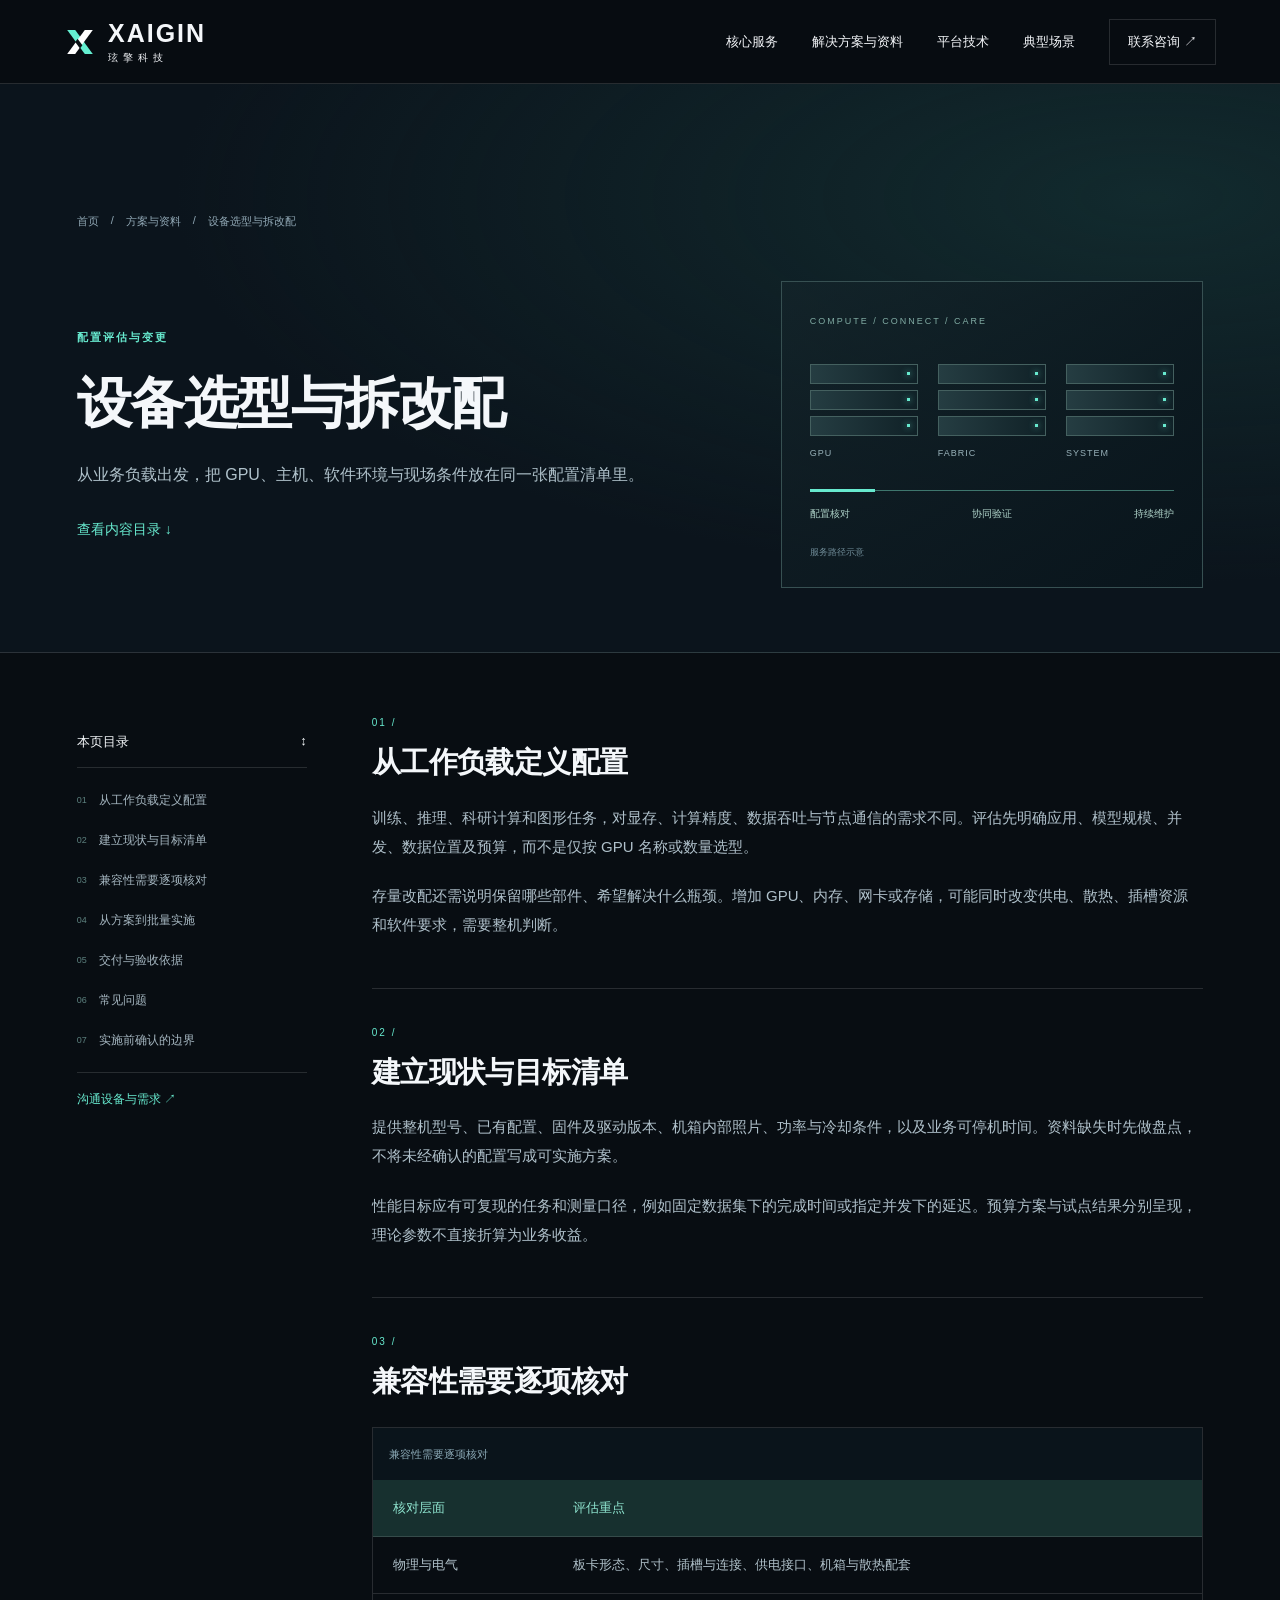
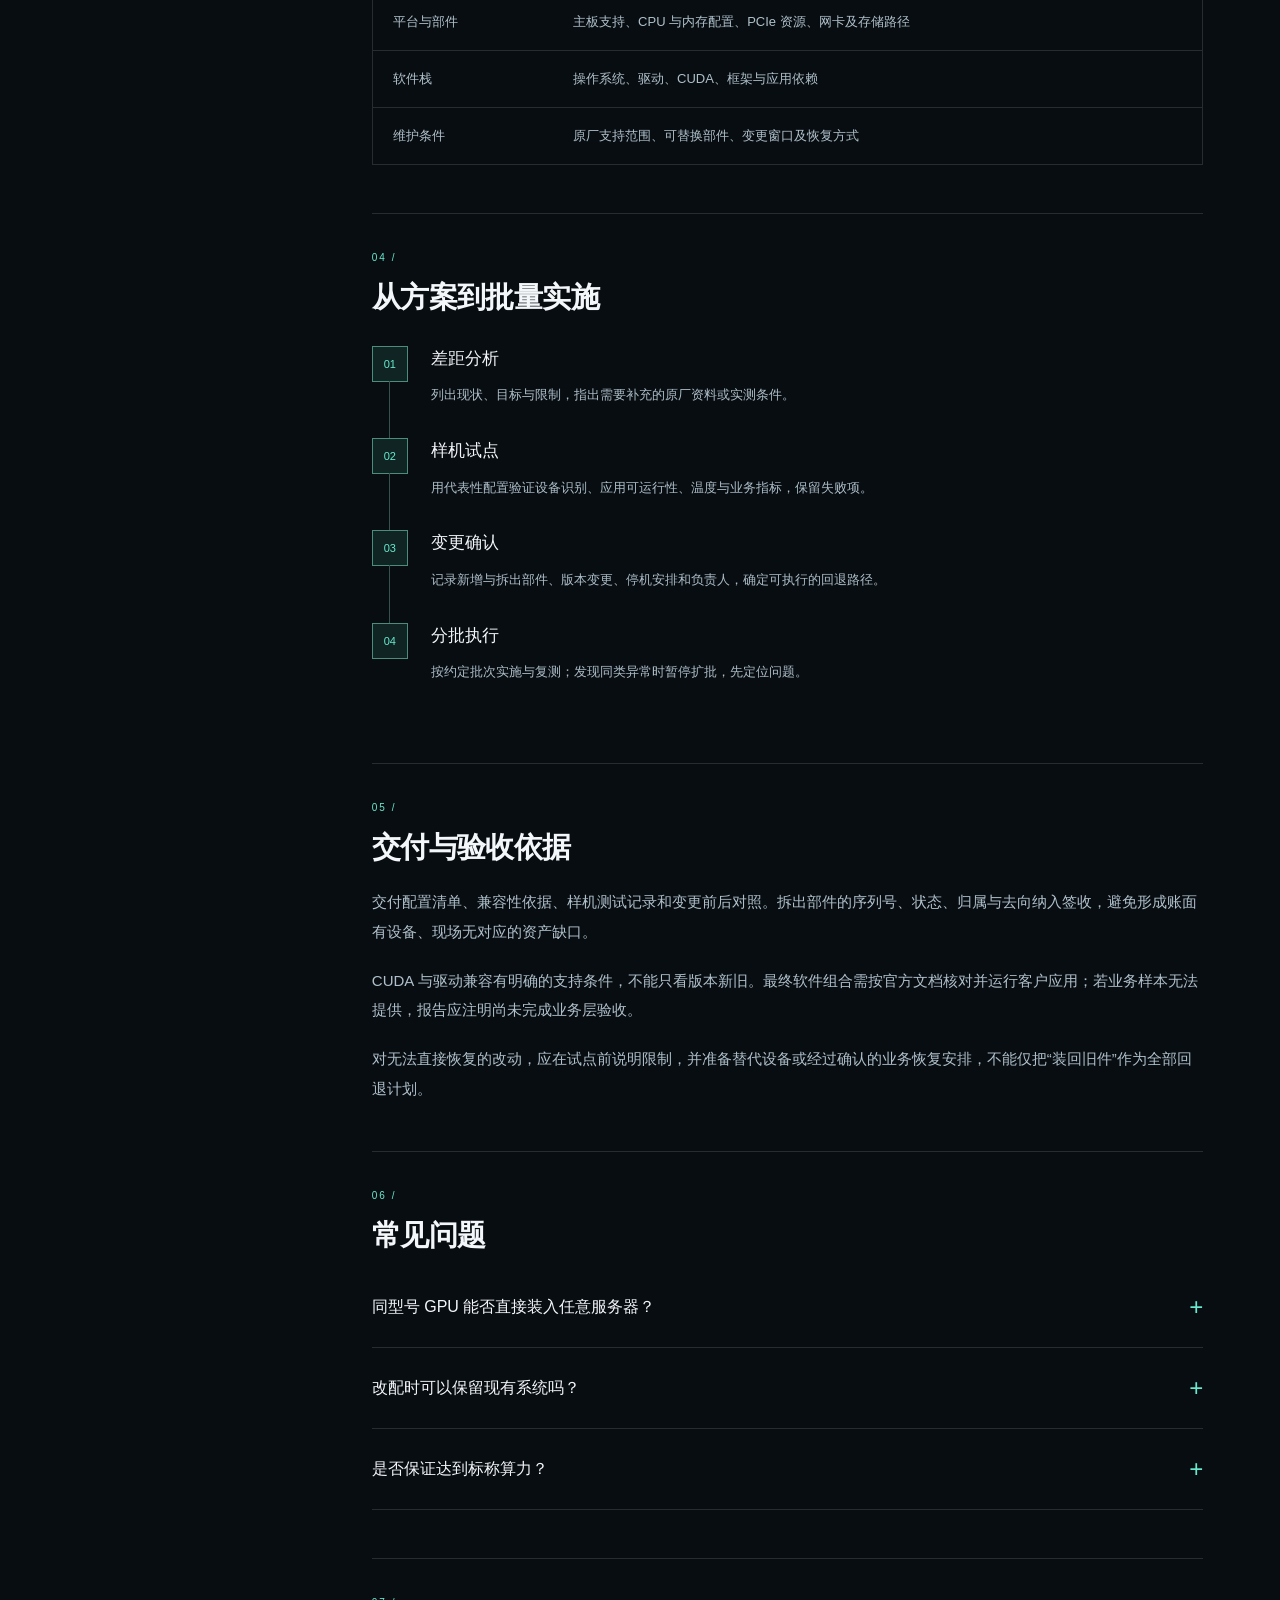
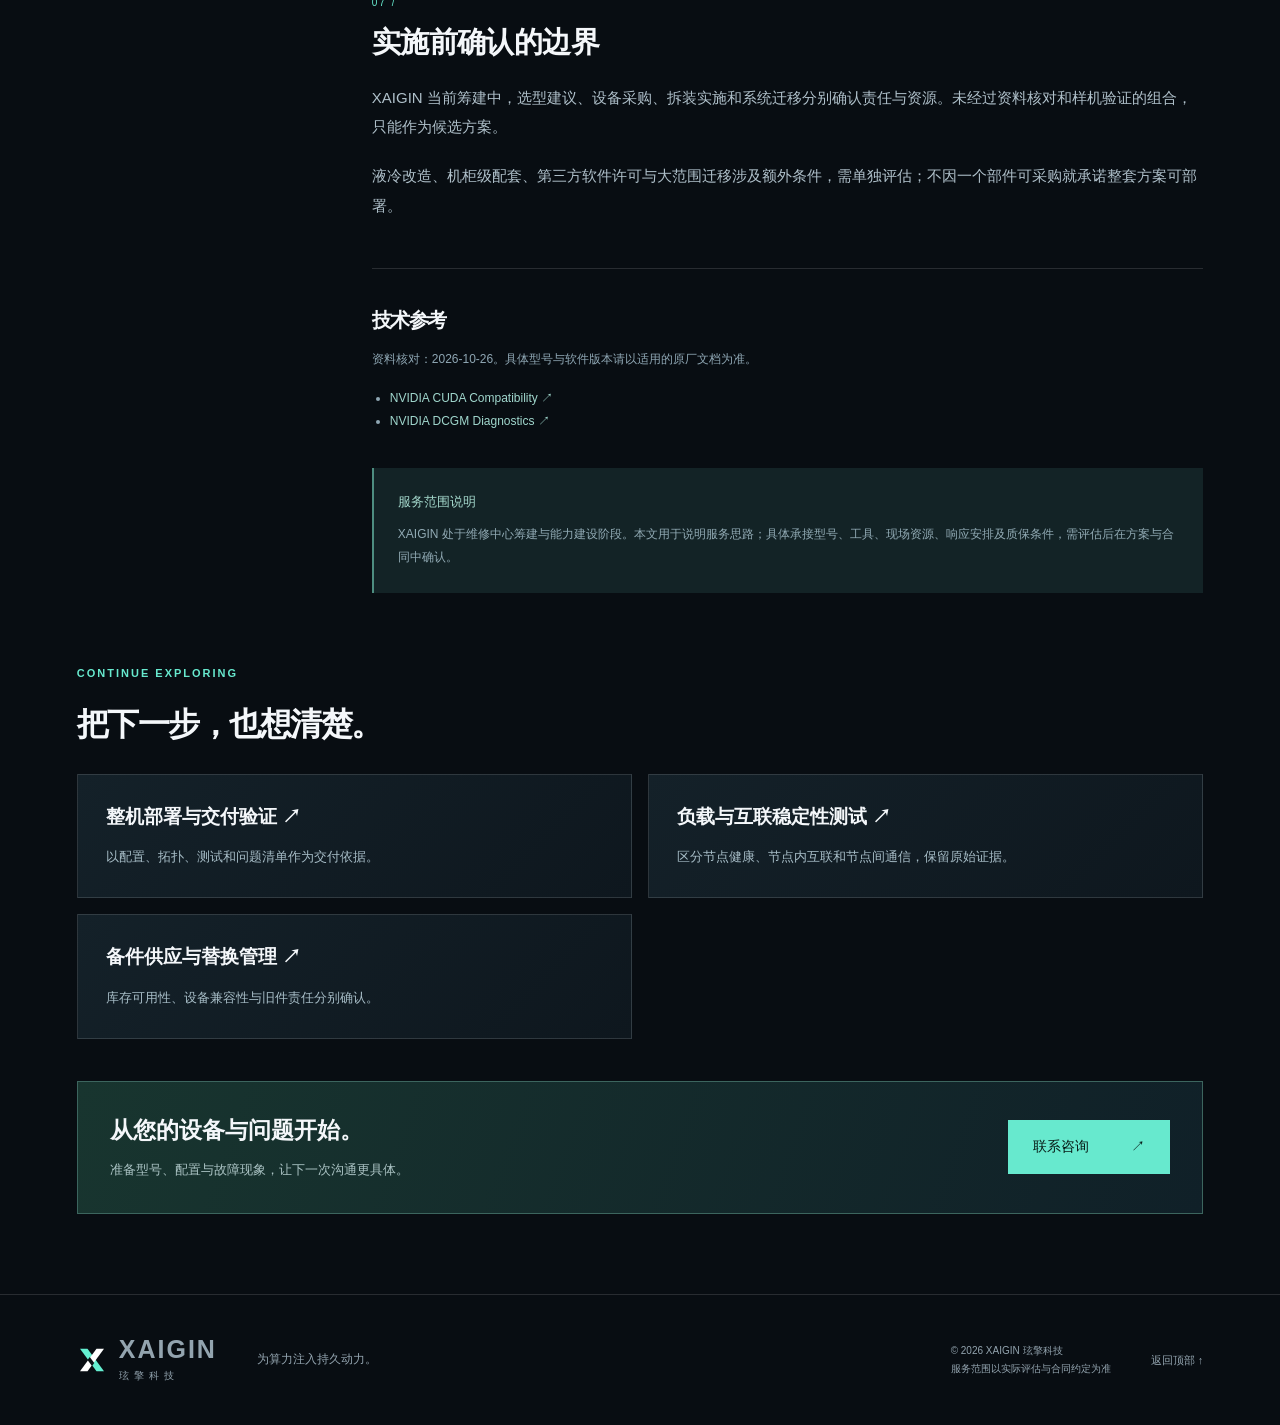
<file: configuration.html>
<!doctype html>
<html lang="zh-CN"><head><meta charset="utf-8"><meta name="viewport" content="width=device-width,initial-scale=1"><meta name="description" content="先确认兼容与试点结果，再安排拆改配和批量变更。"><title>设备选型与拆改配 · XAIGIN 玹擎科技</title><link rel="icon" href="assets/brand.svg" type="image/svg+xml"><link rel="stylesheet" href="styles/site.css?v=20261010-burst"><link rel="stylesheet" href="styles/library.css?v=20261026-library"><script src="scripts/library.js?v=20261026-library" defer></script></head>
<body class="library-page"><a class="skip" href="#content">跳转至正文</a>
<header class="header"><a class="brand" href="index.html#home" aria-label="XAIGIN 玹擎科技首页"><img src="assets/brand.svg" alt="" width="32" height="32"><span>XAIGIN<small>玹擎科技</small></span></a><button id="menu-toggle" aria-expanded="false" aria-controls="main-nav" aria-label="打开导航">菜单 <span>☰</span></button><nav id="main-nav" aria-label="主导航"><a href="index.html#services">核心服务</a><a href="solutions.html">解决方案与资料</a><a href="technology.html">平台技术</a><a href="scenarios.html">典型场景</a><a class="nav-contact" href="index.html#contact">联系咨询 ↗</a></nav></header>
<main id="content"><section class="library-hero"><div class="library-hero-inner"><nav class="breadcrumbs" aria-label="面包屑"><a href="index.html">首页</a><span>/</span><a href="solutions.html">方案与资料</a><span>/</span><span aria-current="page">设备选型与拆改配</span></nav><div class="library-lead"><div><div class="eyebrow">配置评估与变更</div><h1>设备选型与拆改配</h1><p>从业务负载出发，把 GPU、主机、软件环境与现场条件放在同一张配置清单里。</p><a class="text-link" href="#chapters">查看内容目录 ↓</a></div><div class="system-graphic" role="img" aria-label="从设备配置到互联验证，再到持续维护的服务路径示意"><span class="graphic-label">COMPUTE / CONNECT / CARE</span><div class="rack-nodes"><div><i></i><i></i><i></i><b>GPU</b></div><div><i></i><i></i><i></i><b>FABRIC</b></div><div><i></i><i></i><i></i><b>SYSTEM</b></div></div><div class="graphic-route"><span>配置核对</span><span>协同验证</span><span>持续维护</span></div><small>服务路径示意</small></div></div></div></section>
<div class="reading-layout"><aside class="chapter-nav" id="chapters"><details open><summary>本页目录 <span aria-hidden="true">↕</span></summary><nav aria-label="本页章节"><a href="#scope"><span>01</span>从工作负载定义配置</a><a href="#inputs"><span>02</span>建立现状与目标清单</a><a href="#compatibility"><span>03</span>兼容性需要逐项核对</a><a href="#workflow"><span>04</span>从方案到批量实施</a><a href="#acceptance"><span>05</span>交付与验收依据</a><a href="#faq"><span>06</span>常见问题</a><a href="#boundary"><span>07</span>实施前确认的边界</a></nav></details><a class="chapter-contact" href="index.html#contact">沟通设备与需求 ↗</a></aside><div class="article-body"><section class="article-section" id="scope"><div class="chapter-number">01 /</div><h2>从工作负载定义配置</h2><p>训练、推理、科研计算和图形任务，对显存、计算精度、数据吞吐与节点通信的需求不同。评估先明确应用、模型规模、并发、数据位置及预算，而不是仅按 GPU 名称或数量选型。</p><p>存量改配还需说明保留哪些部件、希望解决什么瓶颈。增加 GPU、内存、网卡或存储，可能同时改变供电、散热、插槽资源和软件要求，需要整机判断。</p></section><section class="article-section" id="inputs"><div class="chapter-number">02 /</div><h2>建立现状与目标清单</h2><p>提供整机型号、已有配置、固件及驱动版本、机箱内部照片、功率与冷却条件，以及业务可停机时间。资料缺失时先做盘点，不将未经确认的配置写成可实施方案。</p><p>性能目标应有可复现的任务和测量口径，例如固定数据集下的完成时间或指定并发下的延迟。预算方案与试点结果分别呈现，理论参数不直接折算为业务收益。</p></section><section class="article-section" id="compatibility"><div class="chapter-number">03 /</div><h2>兼容性需要逐项核对</h2><div class="table-scroll" role="region" aria-label="兼容性需要逐项核对对照表" tabindex="0"><table><caption>兼容性需要逐项核对</caption><thead><tr><th scope="col">核对层面</th><th scope="col">评估重点</th></tr></thead><tbody><tr><td>物理与电气</td><td>板卡形态、尺寸、插槽与连接、供电接口、机箱与散热配套</td></tr><tr><td>平台与部件</td><td>主板支持、CPU 与内存配置、PCIe 资源、网卡及存储路径</td></tr><tr><td>软件栈</td><td>操作系统、驱动、CUDA、框架与应用依赖</td></tr><tr><td>维护条件</td><td>原厂支持范围、可替换部件、变更窗口及恢复方式</td></tr></tbody></table></div></section><section class="article-section" id="workflow"><div class="chapter-number">04 /</div><h2>从方案到批量实施</h2><ol class="delivery-route"><li><span>01</span><div><h3>差距分析</h3><p>列出现状、目标与限制，指出需要补充的原厂资料或实测条件。</p></div></li><li><span>02</span><div><h3>样机试点</h3><p>用代表性配置验证设备识别、应用可运行性、温度与业务指标，保留失败项。</p></div></li><li><span>03</span><div><h3>变更确认</h3><p>记录新增与拆出部件、版本变更、停机安排和负责人，确定可执行的回退路径。</p></div></li><li><span>04</span><div><h3>分批执行</h3><p>按约定批次实施与复测；发现同类异常时暂停扩批，先定位问题。</p></div></li></ol></section><section class="article-section" id="acceptance"><div class="chapter-number">05 /</div><h2>交付与验收依据</h2><p>交付配置清单、兼容性依据、样机测试记录和变更前后对照。拆出部件的序列号、状态、归属与去向纳入签收，避免形成账面有设备、现场无对应的资产缺口。</p><p>CUDA 与驱动兼容有明确的支持条件，不能只看版本新旧。最终软件组合需按官方文档核对并运行客户应用；若业务样本无法提供，报告应注明尚未完成业务层验收。</p><p>对无法直接恢复的改动，应在试点前说明限制，并准备替代设备或经过确认的业务恢复安排，不能仅把“装回旧件”作为全部回退计划。</p></section><section class="article-section" id="faq"><div class="chapter-number">06 /</div><h2>常见问题</h2><div class="faq-list"><details><summary>同型号 GPU 能否直接装入任意服务器？<span aria-hidden="true">+</span></summary><p>不能据型号名称判断。应核对完整部件标识、整机支持、供电散热与机械结构；模组和独立板卡也不能混为一类。</p></details><details><summary>改配时可以保留现有系统吗？<span aria-hidden="true">+</span></summary><p>可评估保留，但仍需检查驱动及依赖、备份和回退条件。是否重装应由兼容与试点结果决定。</p></details><details><summary>是否保证达到标称算力？<span aria-hidden="true">+</span></summary><p>标称参数不等于应用性能。验收应采用已约定的负载、精度、批量和测量方法，说明实际配置与环境。</p></details></div></section><section class="article-section" id="boundary"><div class="chapter-number">07 /</div><h2>实施前确认的边界</h2><p>XAIGIN 当前筹建中，选型建议、设备采购、拆装实施和系统迁移分别确认责任与资源。未经过资料核对和样机验证的组合，只能作为候选方案。</p><p>液冷改造、机柜级配套、第三方软件许可与大范围迁移涉及额外条件，需单独评估；不因一个部件可采购就承诺整套方案可部署。</p></section><section class="article-sources" id="references"><h2>技术参考</h2><p>资料核对：2026-10-26。具体型号与软件版本请以适用的原厂文档为准。</p><ul><li><a href="https://docs.nvidia.com/deploy/cuda-compatibility/latest/" target="_blank" rel="noopener noreferrer">NVIDIA CUDA Compatibility ↗</a></li><li><a href="https://docs.nvidia.com/datacenter/dcgm/latest/user-guide/dcgm-diagnostics.html" target="_blank" rel="noopener noreferrer">NVIDIA DCGM Diagnostics ↗</a></li></ul></section><div class="scope-note"><strong>服务范围说明</strong><p>XAIGIN 处于维修中心筹建与能力建设阶段。本文用于说明服务思路；具体承接型号、工具、现场资源、响应安排及质保条件，需评估后在方案与合同中确认。</p></div></div></div>
<section class="related-section"><div class="eyebrow">CONTINUE EXPLORING</div><h2>把下一步，也想清楚。</h2><div class="resource-grid"><a class="resource-card" href="deployment.html"><h3>整机部署与交付验证 ↗</h3><p>以配置、拓扑、测试和问题清单作为交付依据。</p></a><a class="resource-card" href="validation.html"><h3>负载与互联稳定性测试 ↗</h3><p>区分节点健康、节点内互联和节点间通信，保留原始证据。</p></a><a class="resource-card" href="spares.html"><h3>备件供应与替换管理 ↗</h3><p>库存可用性、设备兼容性与旧件责任分别确认。</p></a></div><div class="library-cta"><div><h3>从您的设备与问题开始。</h3><p>准备型号、配置与故障现象，让下一次沟通更具体。</p></div><a class="button primary" href="index.html#contact">联系咨询 <span>↗</span></a></div></section></main>
<footer class="footer"><a class="brand" href="index.html"><img src="assets/brand.svg" alt="" width="30" height="30"><span>XAIGIN<small>玹擎科技</small></span></a><p>为算力注入持久动力。</p><small>© <span id="year">2026</span> XAIGIN 玹擎科技<br>服务范围以实际评估与合同约定为准</small><a href="#content">返回顶部 ↑</a></footer></body></html>
</file>
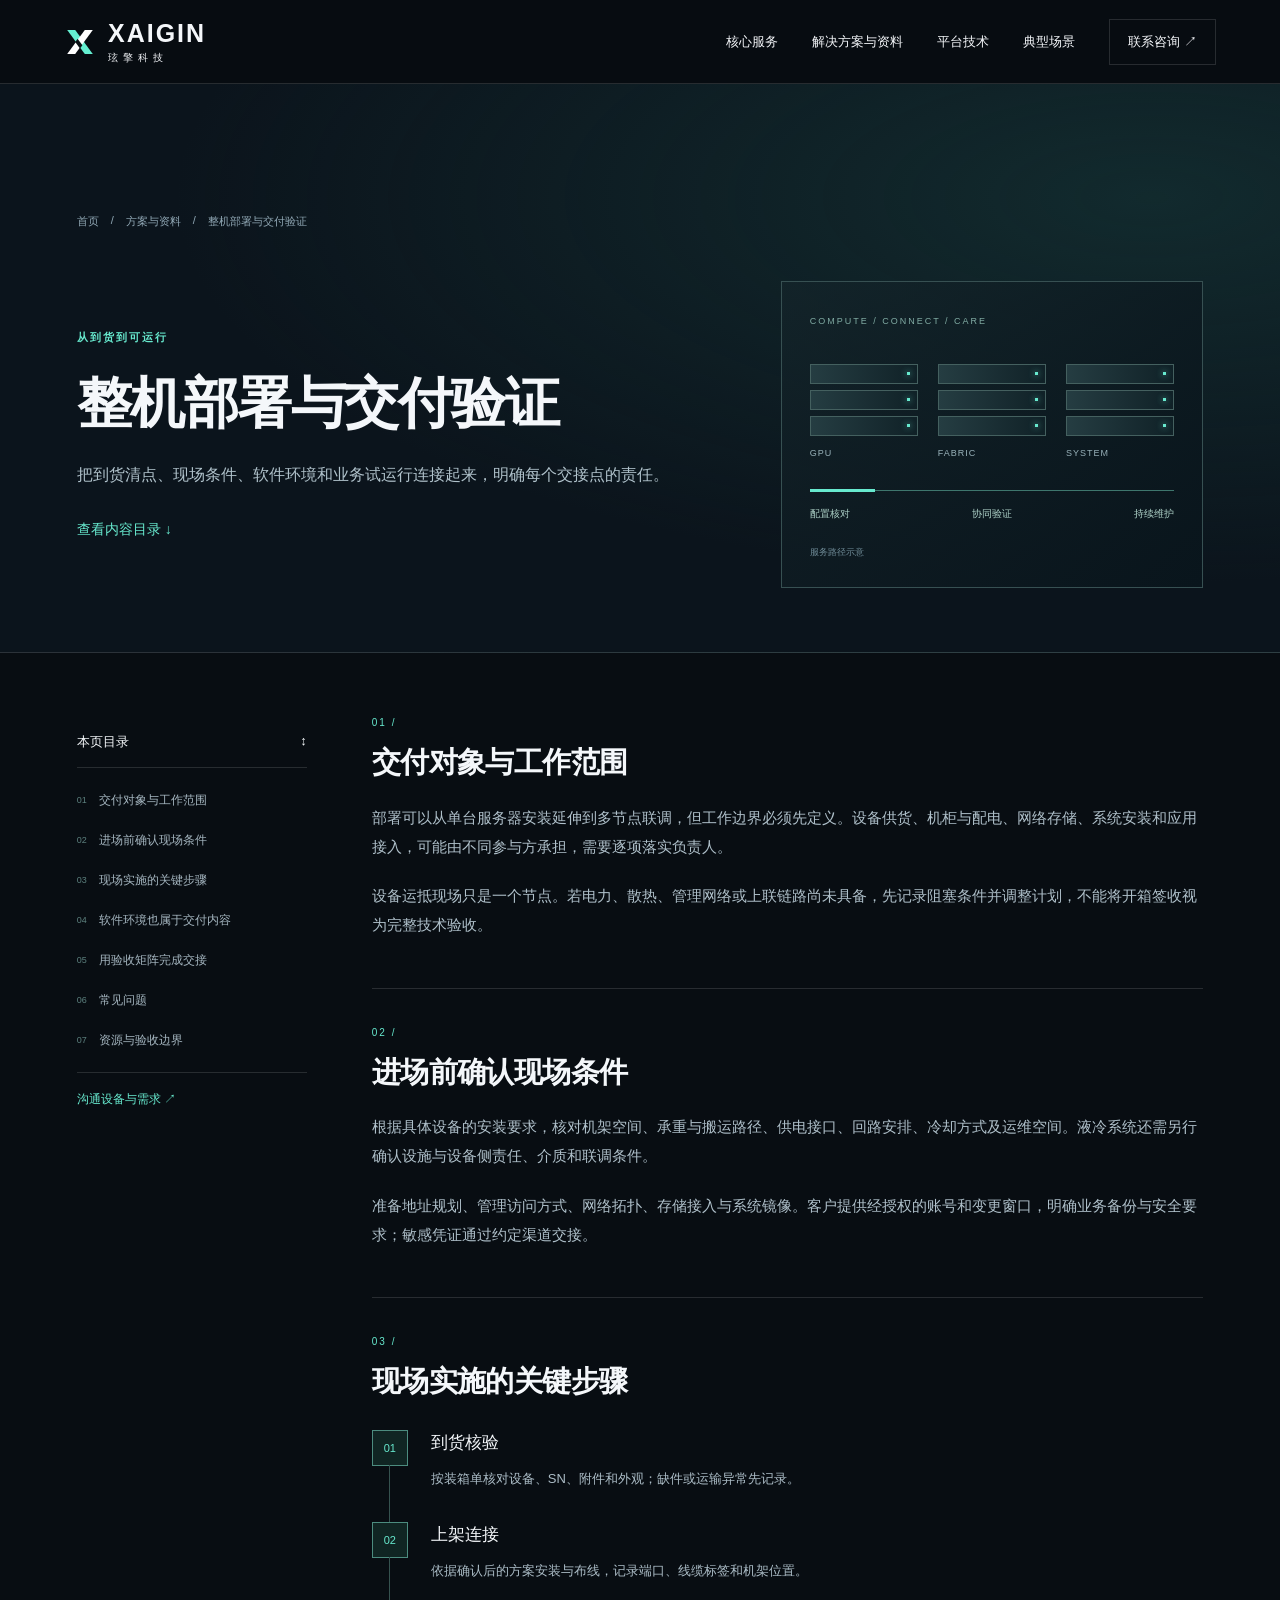
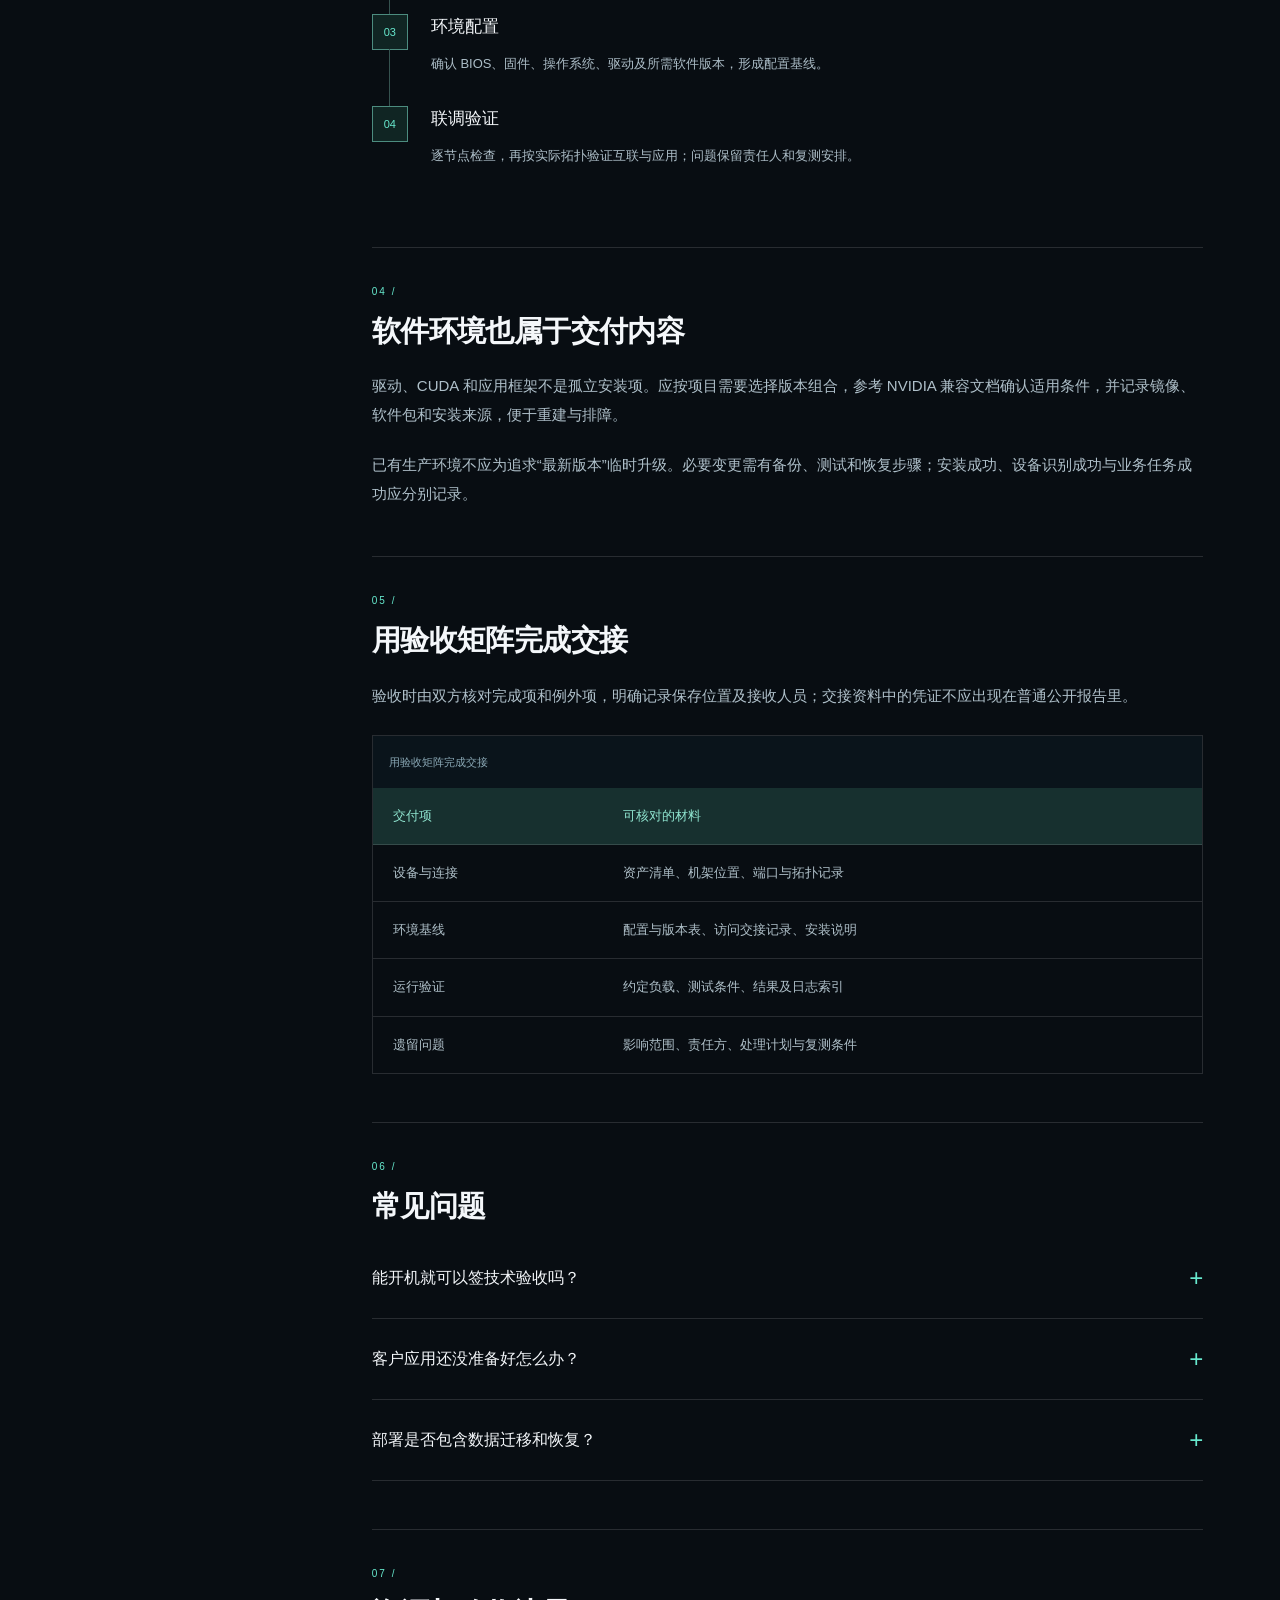
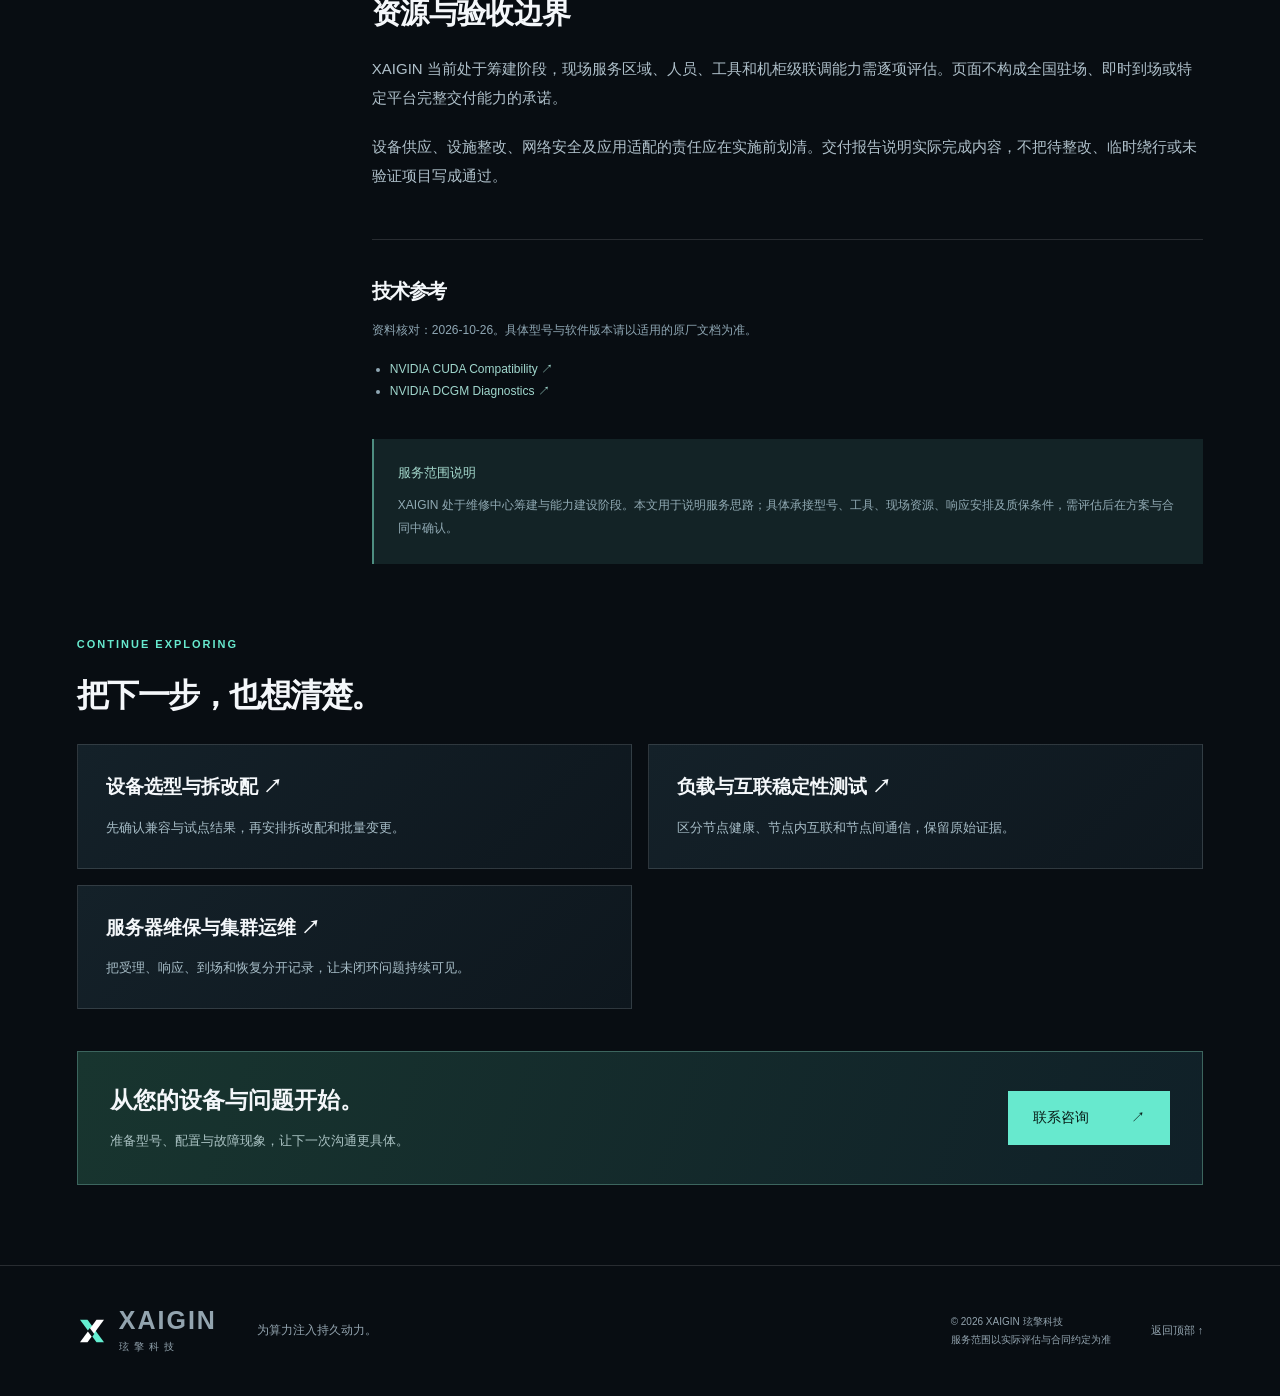
<file: deployment.html>
<!doctype html>
<html lang="zh-CN"><head><meta charset="utf-8"><meta name="viewport" content="width=device-width,initial-scale=1"><meta name="description" content="以配置、拓扑、测试和问题清单作为交付依据。"><title>整机部署与交付验证 · XAIGIN 玹擎科技</title><link rel="icon" href="assets/brand.svg" type="image/svg+xml"><link rel="stylesheet" href="styles/site.css?v=20261010-burst"><link rel="stylesheet" href="styles/library.css?v=20261026-library"><script src="scripts/library.js?v=20261026-library" defer></script></head>
<body class="library-page"><a class="skip" href="#content">跳转至正文</a>
<header class="header"><a class="brand" href="index.html#home" aria-label="XAIGIN 玹擎科技首页"><img src="assets/brand.svg" alt="" width="32" height="32"><span>XAIGIN<small>玹擎科技</small></span></a><button id="menu-toggle" aria-expanded="false" aria-controls="main-nav" aria-label="打开导航">菜单 <span>☰</span></button><nav id="main-nav" aria-label="主导航"><a href="index.html#services">核心服务</a><a href="solutions.html">解决方案与资料</a><a href="technology.html">平台技术</a><a href="scenarios.html">典型场景</a><a class="nav-contact" href="index.html#contact">联系咨询 ↗</a></nav></header>
<main id="content"><section class="library-hero"><div class="library-hero-inner"><nav class="breadcrumbs" aria-label="面包屑"><a href="index.html">首页</a><span>/</span><a href="solutions.html">方案与资料</a><span>/</span><span aria-current="page">整机部署与交付验证</span></nav><div class="library-lead"><div><div class="eyebrow">从到货到可运行</div><h1>整机部署与交付验证</h1><p>把到货清点、现场条件、软件环境和业务试运行连接起来，明确每个交接点的责任。</p><a class="text-link" href="#chapters">查看内容目录 ↓</a></div><div class="system-graphic" role="img" aria-label="从设备配置到互联验证，再到持续维护的服务路径示意"><span class="graphic-label">COMPUTE / CONNECT / CARE</span><div class="rack-nodes"><div><i></i><i></i><i></i><b>GPU</b></div><div><i></i><i></i><i></i><b>FABRIC</b></div><div><i></i><i></i><i></i><b>SYSTEM</b></div></div><div class="graphic-route"><span>配置核对</span><span>协同验证</span><span>持续维护</span></div><small>服务路径示意</small></div></div></div></section>
<div class="reading-layout"><aside class="chapter-nav" id="chapters"><details open><summary>本页目录 <span aria-hidden="true">↕</span></summary><nav aria-label="本页章节"><a href="#scope"><span>01</span>交付对象与工作范围</a><a href="#readiness"><span>02</span>进场前确认现场条件</a><a href="#execution"><span>03</span>现场实施的关键步骤</a><a href="#software"><span>04</span>软件环境也属于交付内容</a><a href="#acceptance"><span>05</span>用验收矩阵完成交接</a><a href="#faq"><span>06</span>常见问题</a><a href="#boundary"><span>07</span>资源与验收边界</a></nav></details><a class="chapter-contact" href="index.html#contact">沟通设备与需求 ↗</a></aside><div class="article-body"><section class="article-section" id="scope"><div class="chapter-number">01 /</div><h2>交付对象与工作范围</h2><p>部署可以从单台服务器安装延伸到多节点联调，但工作边界必须先定义。设备供货、机柜与配电、网络存储、系统安装和应用接入，可能由不同参与方承担，需要逐项落实负责人。</p><p>设备运抵现场只是一个节点。若电力、散热、管理网络或上联链路尚未具备，先记录阻塞条件并调整计划，不能将开箱签收视为完整技术验收。</p></section><section class="article-section" id="readiness"><div class="chapter-number">02 /</div><h2>进场前确认现场条件</h2><p>根据具体设备的安装要求，核对机架空间、承重与搬运路径、供电接口、回路安排、冷却方式及运维空间。液冷系统还需另行确认设施与设备侧责任、介质和联调条件。</p><p>准备地址规划、管理访问方式、网络拓扑、存储接入与系统镜像。客户提供经授权的账号和变更窗口，明确业务备份与安全要求；敏感凭证通过约定渠道交接。</p></section><section class="article-section" id="execution"><div class="chapter-number">03 /</div><h2>现场实施的关键步骤</h2><ol class="delivery-route"><li><span>01</span><div><h3>到货核验</h3><p>按装箱单核对设备、SN、附件和外观；缺件或运输异常先记录。</p></div></li><li><span>02</span><div><h3>上架连接</h3><p>依据确认后的方案安装与布线，记录端口、线缆标签和机架位置。</p></div></li><li><span>03</span><div><h3>环境配置</h3><p>确认 BIOS、固件、操作系统、驱动及所需软件版本，形成配置基线。</p></div></li><li><span>04</span><div><h3>联调验证</h3><p>逐节点检查，再按实际拓扑验证互联与应用；问题保留责任人和复测安排。</p></div></li></ol></section><section class="article-section" id="software"><div class="chapter-number">04 /</div><h2>软件环境也属于交付内容</h2><p>驱动、CUDA 和应用框架不是孤立安装项。应按项目需要选择版本组合，参考 NVIDIA 兼容文档确认适用条件，并记录镜像、软件包和安装来源，便于重建与排障。</p><p>已有生产环境不应为追求“最新版本”临时升级。必要变更需有备份、测试和恢复步骤；安装成功、设备识别成功与业务任务成功应分别记录。</p></section><section class="article-section" id="acceptance"><div class="chapter-number">05 /</div><h2>用验收矩阵完成交接</h2><p>验收时由双方核对完成项和例外项，明确记录保存位置及接收人员；交接资料中的凭证不应出现在普通公开报告里。</p><div class="table-scroll" role="region" aria-label="用验收矩阵完成交接对照表" tabindex="0"><table><caption>用验收矩阵完成交接</caption><thead><tr><th scope="col">交付项</th><th scope="col">可核对的材料</th></tr></thead><tbody><tr><td>设备与连接</td><td>资产清单、机架位置、端口与拓扑记录</td></tr><tr><td>环境基线</td><td>配置与版本表、访问交接记录、安装说明</td></tr><tr><td>运行验证</td><td>约定负载、测试条件、结果及日志索引</td></tr><tr><td>遗留问题</td><td>影响范围、责任方、处理计划与复测条件</td></tr></tbody></table></div></section><section class="article-section" id="faq"><div class="chapter-number">06 /</div><h2>常见问题</h2><div class="faq-list"><details><summary>能开机就可以签技术验收吗？<span aria-hidden="true">+</span></summary><p>开机只说明完成了部分检查。还应根据合同覆盖配置、连接、软件环境和约定负载，未完成项需明确列出。</p></details><details><summary>客户应用还没准备好怎么办？<span aria-hidden="true">+</span></summary><p>可以分阶段确认基础环境，但应保留业务验收未完成的状态，另行安排样本与测试窗口。</p></details><details><summary>部署是否包含数据迁移和恢复？<span aria-hidden="true">+</span></summary><p>不默认包含。迁移范围、备份责任、停机时间、校验方法和回退方案需要单独确定。</p></details></div></section><section class="article-section" id="boundary"><div class="chapter-number">07 /</div><h2>资源与验收边界</h2><p>XAIGIN 当前处于筹建阶段，现场服务区域、人员、工具和机柜级联调能力需逐项评估。页面不构成全国驻场、即时到场或特定平台完整交付能力的承诺。</p><p>设备供应、设施整改、网络安全及应用适配的责任应在实施前划清。交付报告说明实际完成内容，不把待整改、临时绕行或未验证项目写成通过。</p></section><section class="article-sources" id="references"><h2>技术参考</h2><p>资料核对：2026-10-26。具体型号与软件版本请以适用的原厂文档为准。</p><ul><li><a href="https://docs.nvidia.com/deploy/cuda-compatibility/latest/" target="_blank" rel="noopener noreferrer">NVIDIA CUDA Compatibility ↗</a></li><li><a href="https://docs.nvidia.com/datacenter/dcgm/latest/user-guide/dcgm-diagnostics.html" target="_blank" rel="noopener noreferrer">NVIDIA DCGM Diagnostics ↗</a></li></ul></section><div class="scope-note"><strong>服务范围说明</strong><p>XAIGIN 处于维修中心筹建与能力建设阶段。本文用于说明服务思路；具体承接型号、工具、现场资源、响应安排及质保条件，需评估后在方案与合同中确认。</p></div></div></div>
<section class="related-section"><div class="eyebrow">CONTINUE EXPLORING</div><h2>把下一步，也想清楚。</h2><div class="resource-grid"><a class="resource-card" href="configuration.html"><h3>设备选型与拆改配 ↗</h3><p>先确认兼容与试点结果，再安排拆改配和批量变更。</p></a><a class="resource-card" href="validation.html"><h3>负载与互联稳定性测试 ↗</h3><p>区分节点健康、节点内互联和节点间通信，保留原始证据。</p></a><a class="resource-card" href="maintenance.html"><h3>服务器维保与集群运维 ↗</h3><p>把受理、响应、到场和恢复分开记录，让未闭环问题持续可见。</p></a></div><div class="library-cta"><div><h3>从您的设备与问题开始。</h3><p>准备型号、配置与故障现象，让下一次沟通更具体。</p></div><a class="button primary" href="index.html#contact">联系咨询 <span>↗</span></a></div></section></main>
<footer class="footer"><a class="brand" href="index.html"><img src="assets/brand.svg" alt="" width="30" height="30"><span>XAIGIN<small>玹擎科技</small></span></a><p>为算力注入持久动力。</p><small>© <span id="year">2026</span> XAIGIN 玹擎科技<br>服务范围以实际评估与合同约定为准</small><a href="#content">返回顶部 ↑</a></footer></body></html>
</file>
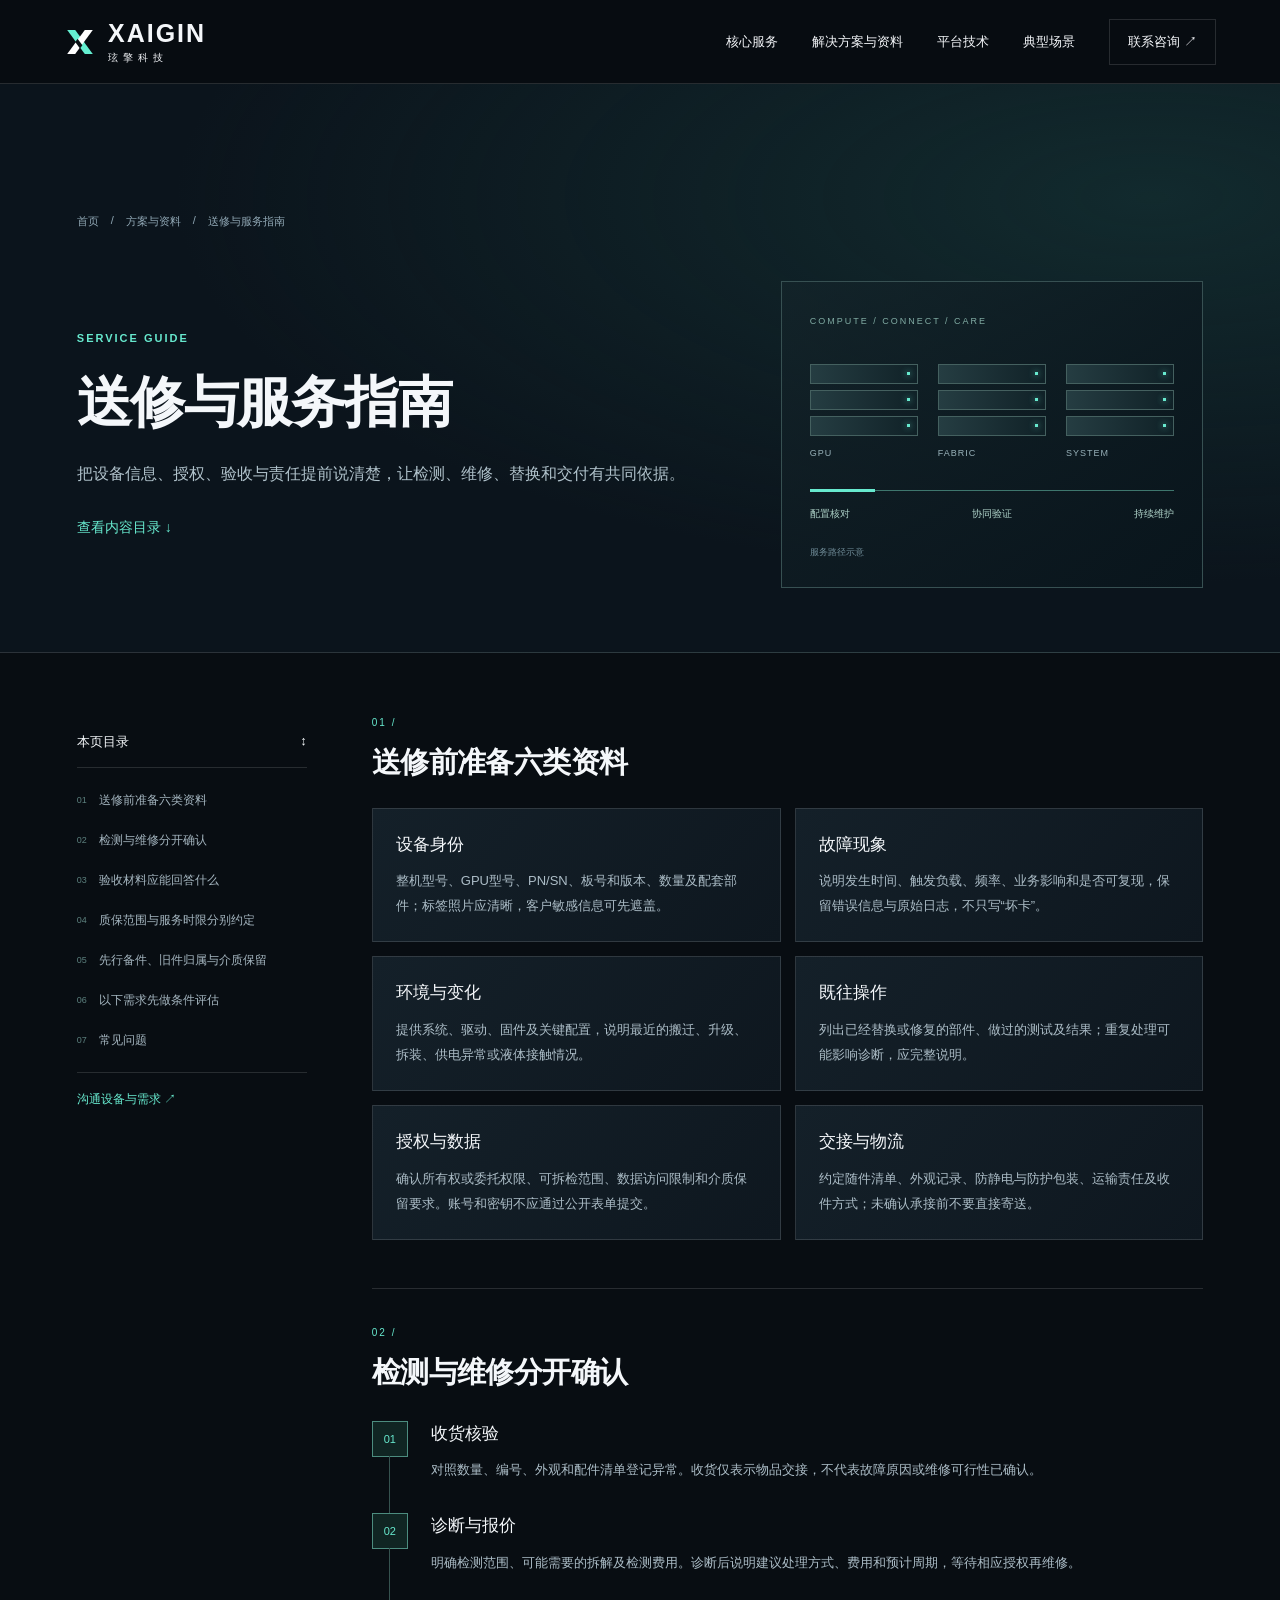
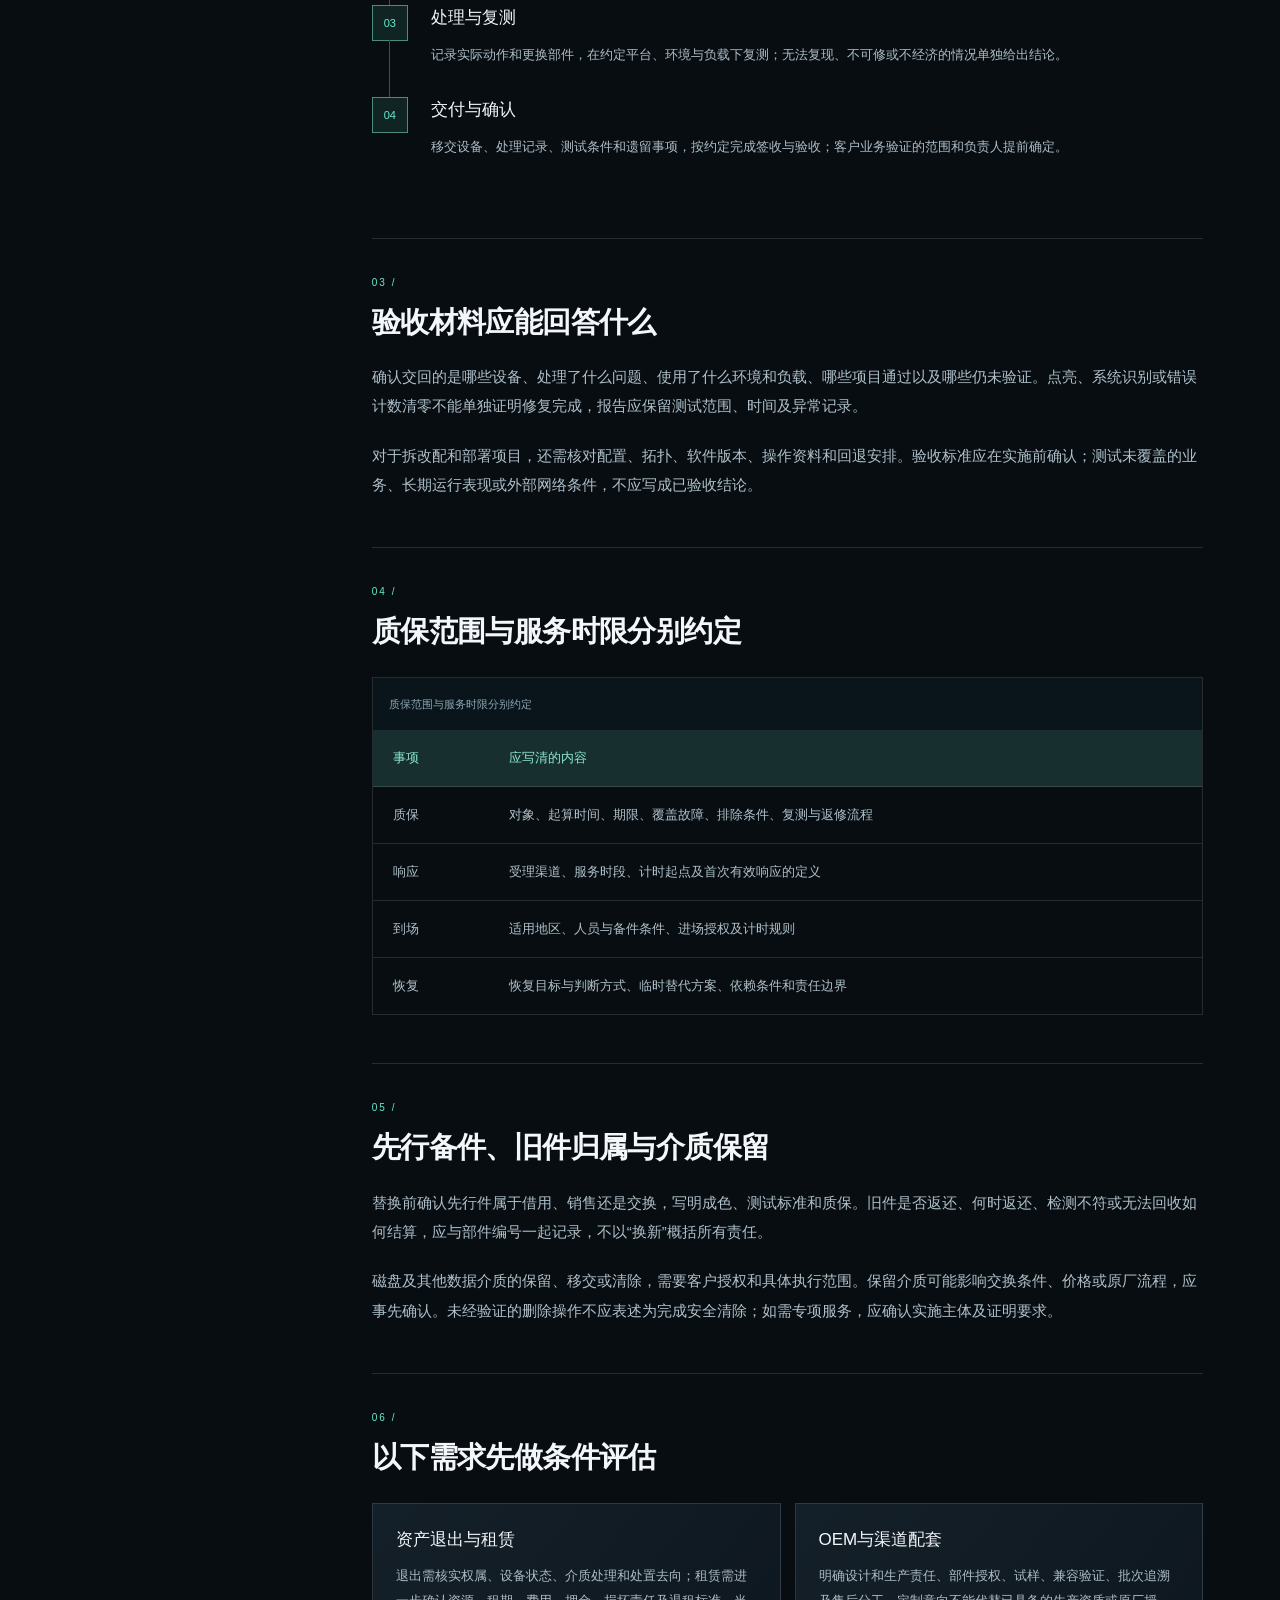
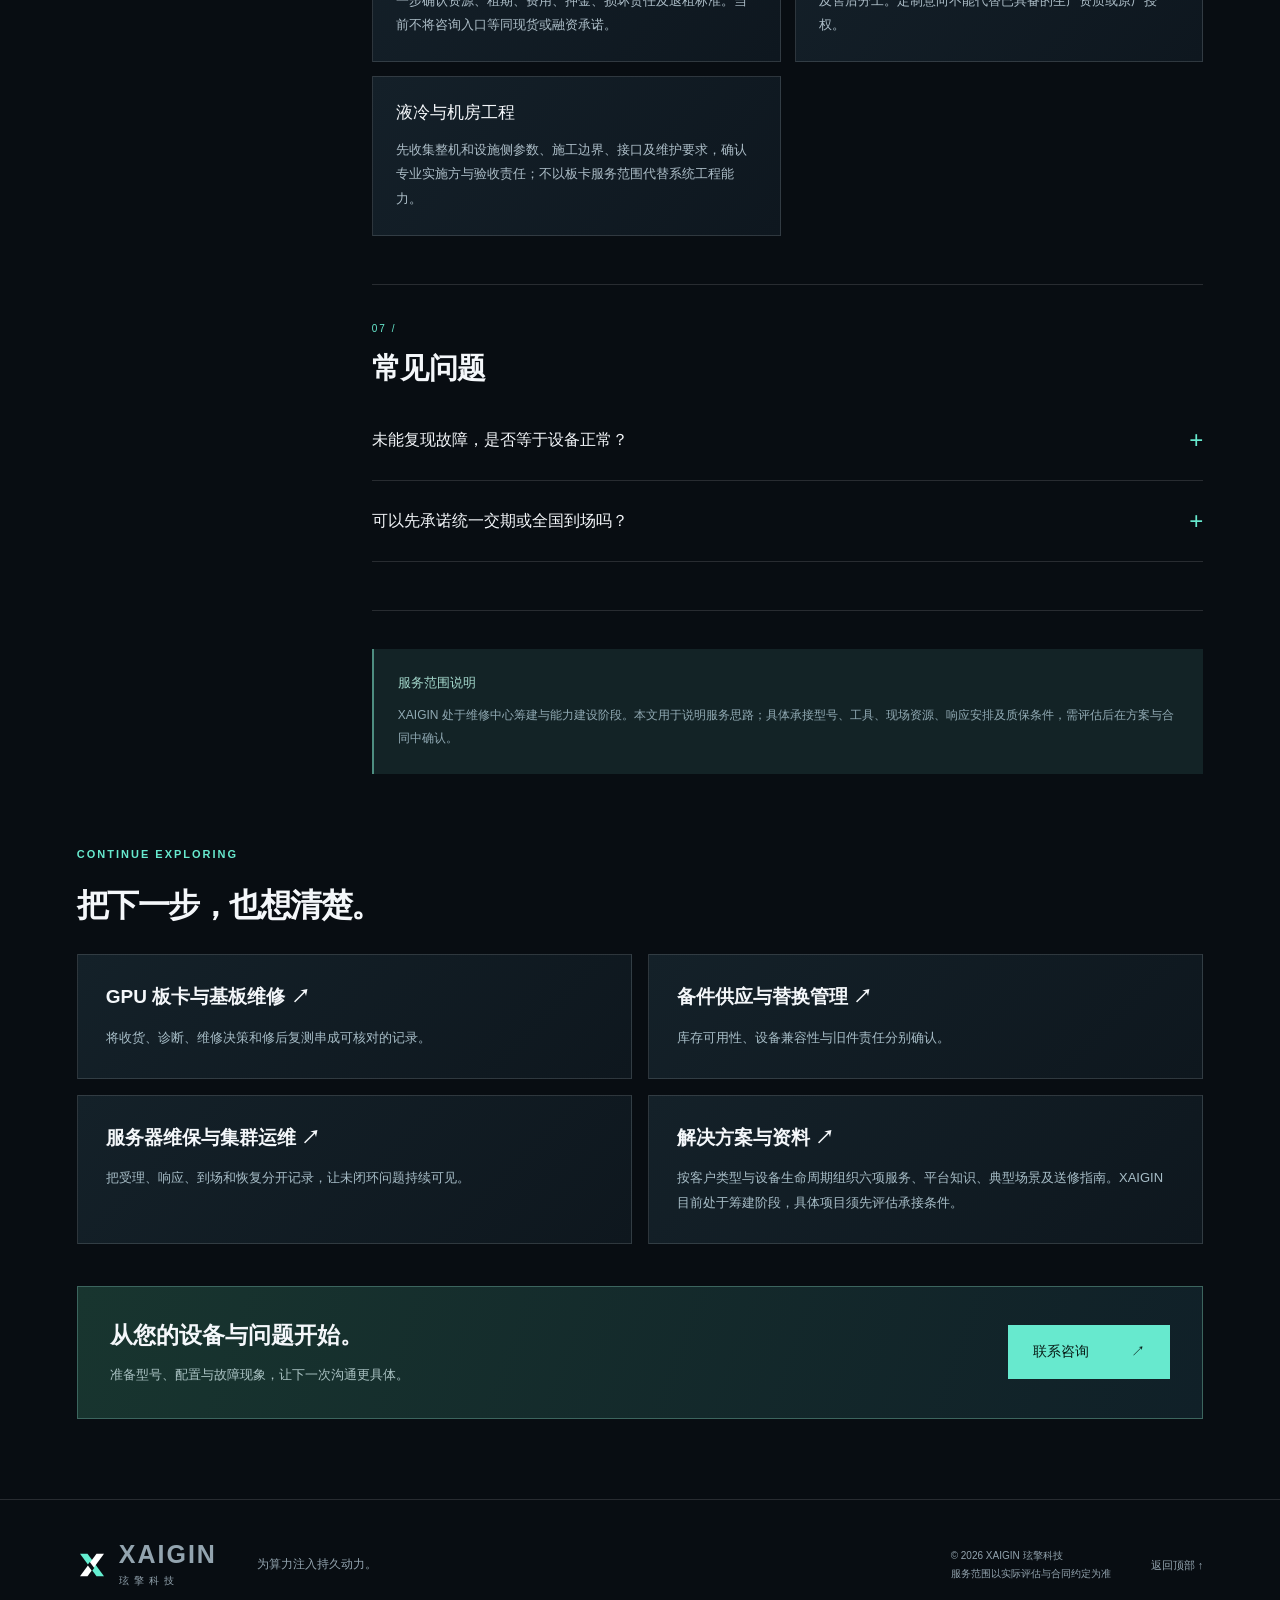
<file: guide.html>
<!doctype html>
<html lang="zh-CN"><head><meta charset="utf-8"><meta name="viewport" content="width=device-width,initial-scale=1"><meta name="description" content="提供项目沟通清单与条款核对要点。具体费用、时间、质保和服务等级以评估后的书面约定为准。"><title>送修与服务指南 · XAIGIN 玹擎科技</title><link rel="icon" href="assets/brand.svg" type="image/svg+xml"><link rel="stylesheet" href="styles/site.css?v=20261010-burst"><link rel="stylesheet" href="styles/library.css?v=20261026-library"><script src="scripts/library.js?v=20261026-library" defer></script></head>
<body class="library-page"><a class="skip" href="#content">跳转至正文</a>
<header class="header"><a class="brand" href="index.html#home" aria-label="XAIGIN 玹擎科技首页"><img src="assets/brand.svg" alt="" width="32" height="32"><span>XAIGIN<small>玹擎科技</small></span></a><button id="menu-toggle" aria-expanded="false" aria-controls="main-nav" aria-label="打开导航">菜单 <span>☰</span></button><nav id="main-nav" aria-label="主导航"><a href="index.html#services">核心服务</a><a href="solutions.html">解决方案与资料</a><a href="technology.html">平台技术</a><a href="scenarios.html">典型场景</a><a class="nav-contact" href="index.html#contact">联系咨询 ↗</a></nav></header>
<main id="content"><section class="library-hero"><div class="library-hero-inner"><nav class="breadcrumbs" aria-label="面包屑"><a href="index.html">首页</a><span>/</span><a href="solutions.html">方案与资料</a><span>/</span><span aria-current="page">送修与服务指南</span></nav><div class="library-lead"><div><div class="eyebrow">SERVICE GUIDE</div><h1>送修与服务指南</h1><p>把设备信息、授权、验收与责任提前说清楚，让检测、维修、替换和交付有共同依据。</p><a class="text-link" href="#chapters">查看内容目录 ↓</a></div><div class="system-graphic" role="img" aria-label="从设备配置到互联验证，再到持续维护的服务路径示意"><span class="graphic-label">COMPUTE / CONNECT / CARE</span><div class="rack-nodes"><div><i></i><i></i><i></i><b>GPU</b></div><div><i></i><i></i><i></i><b>FABRIC</b></div><div><i></i><i></i><i></i><b>SYSTEM</b></div></div><div class="graphic-route"><span>配置核对</span><span>协同验证</span><span>持续维护</span></div><small>服务路径示意</small></div></div></div></section>
<div class="reading-layout"><aside class="chapter-nav" id="chapters"><details open><summary>本页目录 <span aria-hidden="true">↕</span></summary><nav aria-label="本页章节"><a href="#intake"><span>01</span>送修前准备六类资料</a><a href="#process"><span>02</span>检测与维修分开确认</a><a href="#acceptance"><span>03</span>验收材料应能回答什么</a><a href="#warranty"><span>04</span>质保范围与服务时限分别约定</a><a href="#ownership"><span>05</span>先行备件、旧件归属与介质保留</a><a href="#extended"><span>06</span>以下需求先做条件评估</a><a href="#faq"><span>07</span>常见问题</a></nav></details><a class="chapter-contact" href="index.html#contact">沟通设备与需求 ↗</a></aside><div class="article-body"><section class="article-section" id="intake"><div class="chapter-number">01 /</div><h2>送修前准备六类资料</h2><div class="detail-grid"><article class="detail-card"><h3>设备身份</h3><p>整机型号、GPU型号、PN/SN、板号和版本、数量及配套部件；标签照片应清晰，客户敏感信息可先遮盖。</p></article><article class="detail-card"><h3>故障现象</h3><p>说明发生时间、触发负载、频率、业务影响和是否可复现，保留错误信息与原始日志，不只写“坏卡”。</p></article><article class="detail-card"><h3>环境与变化</h3><p>提供系统、驱动、固件及关键配置，说明最近的搬迁、升级、拆装、供电异常或液体接触情况。</p></article><article class="detail-card"><h3>既往操作</h3><p>列出已经替换或修复的部件、做过的测试及结果；重复处理可能影响诊断，应完整说明。</p></article><article class="detail-card"><h3>授权与数据</h3><p>确认所有权或委托权限、可拆检范围、数据访问限制和介质保留要求。账号和密钥不应通过公开表单提交。</p></article><article class="detail-card"><h3>交接与物流</h3><p>约定随件清单、外观记录、防静电与防护包装、运输责任及收件方式；未确认承接前不要直接寄送。</p></article></div></section><section class="article-section" id="process"><div class="chapter-number">02 /</div><h2>检测与维修分开确认</h2><ol class="delivery-route"><li><span>01</span><div><h3>收货核验</h3><p>对照数量、编号、外观和配件清单登记异常。收货仅表示物品交接，不代表故障原因或维修可行性已确认。</p></div></li><li><span>02</span><div><h3>诊断与报价</h3><p>明确检测范围、可能需要的拆解及检测费用。诊断后说明建议处理方式、费用和预计周期，等待相应授权再维修。</p></div></li><li><span>03</span><div><h3>处理与复测</h3><p>记录实际动作和更换部件，在约定平台、环境与负载下复测；无法复现、不可修或不经济的情况单独给出结论。</p></div></li><li><span>04</span><div><h3>交付与确认</h3><p>移交设备、处理记录、测试条件和遗留事项，按约定完成签收与验收；客户业务验证的范围和负责人提前确定。</p></div></li></ol></section><section class="article-section" id="acceptance"><div class="chapter-number">03 /</div><h2>验收材料应能回答什么</h2><p>确认交回的是哪些设备、处理了什么问题、使用了什么环境和负载、哪些项目通过以及哪些仍未验证。点亮、系统识别或错误计数清零不能单独证明修复完成，报告应保留测试范围、时间及异常记录。</p><p>对于拆改配和部署项目，还需核对配置、拓扑、软件版本、操作资料和回退安排。验收标准应在实施前确认；测试未覆盖的业务、长期运行表现或外部网络条件，不应写成已验收结论。</p></section><section class="article-section" id="warranty"><div class="chapter-number">04 /</div><h2>质保范围与服务时限分别约定</h2><div class="table-scroll" role="region" aria-label="质保范围与服务时限分别约定对照表" tabindex="0"><table><caption>质保范围与服务时限分别约定</caption><thead><tr><th scope="col">事项</th><th scope="col">应写清的内容</th></tr></thead><tbody><tr><td>质保</td><td>对象、起算时间、期限、覆盖故障、排除条件、复测与返修流程</td></tr><tr><td>响应</td><td>受理渠道、服务时段、计时起点及首次有效响应的定义</td></tr><tr><td>到场</td><td>适用地区、人员与备件条件、进场授权及计时规则</td></tr><tr><td>恢复</td><td>恢复目标与判断方式、临时替代方案、依赖条件和责任边界</td></tr></tbody></table></div></section><section class="article-section" id="ownership"><div class="chapter-number">05 /</div><h2>先行备件、旧件归属与介质保留</h2><p>替换前确认先行件属于借用、销售还是交换，写明成色、测试标准和质保。旧件是否返还、何时返还、检测不符或无法回收如何结算，应与部件编号一起记录，不以“换新”概括所有责任。</p><p>磁盘及其他数据介质的保留、移交或清除，需要客户授权和具体执行范围。保留介质可能影响交换条件、价格或原厂流程，应事先确认。未经验证的删除操作不应表述为完成安全清除；如需专项服务，应确认实施主体及证明要求。</p></section><section class="article-section" id="extended"><div class="chapter-number">06 /</div><h2>以下需求先做条件评估</h2><div class="detail-grid"><article class="detail-card"><h3>资产退出与租赁</h3><p>退出需核实权属、设备状态、介质处理和处置去向；租赁需进一步确认资源、租期、费用、押金、损坏责任及退租标准。当前不将咨询入口等同现货或融资承诺。</p></article><article class="detail-card"><h3>OEM与渠道配套</h3><p>明确设计和生产责任、部件授权、试样、兼容验证、批次追溯及售后分工。定制意向不能代替已具备的生产资质或原厂授权。</p></article><article class="detail-card"><h3>液冷与机房工程</h3><p>先收集整机和设施侧参数、施工边界、接口及维护要求，确认专业实施方与验收责任；不以板卡服务范围代替系统工程能力。</p></article></div></section><section class="article-section" id="faq"><div class="chapter-number">07 /</div><h2>常见问题</h2><div class="faq-list"><details><summary>未能复现故障，是否等于设备正常？<span aria-hidden="true">+</span></summary><p>不等于。应注明本次条件和覆盖范围，结合客户日志与环境差异确定下一步，避免把有限测试写成无故障保证。</p></details><details><summary>可以先承诺统一交期或全国到场吗？<span aria-hidden="true">+</span></summary><p>需要先核实设备、地区、人员、备件和现场准入条件。XAIGIN目前筹建中，承接范围与服务目标须经评估书面确认。</p></details></div></section><div class="scope-note"><strong>服务范围说明</strong><p>XAIGIN 处于维修中心筹建与能力建设阶段。本文用于说明服务思路；具体承接型号、工具、现场资源、响应安排及质保条件，需评估后在方案与合同中确认。</p></div></div></div>
<section class="related-section"><div class="eyebrow">CONTINUE EXPLORING</div><h2>把下一步，也想清楚。</h2><div class="resource-grid"><a class="resource-card" href="repair.html"><h3>GPU 板卡与基板维修 ↗</h3><p>将收货、诊断、维修决策和修后复测串成可核对的记录。</p></a><a class="resource-card" href="spares.html"><h3>备件供应与替换管理 ↗</h3><p>库存可用性、设备兼容性与旧件责任分别确认。</p></a><a class="resource-card" href="maintenance.html"><h3>服务器维保与集群运维 ↗</h3><p>把受理、响应、到场和恢复分开记录，让未闭环问题持续可见。</p></a><a class="resource-card" href="solutions.html"><h3>解决方案与资料 ↗</h3><p>按客户类型与设备生命周期组织六项服务、平台知识、典型场景及送修指南。XAIGIN目前处于筹建阶段，具体项目须先评估承接条件。</p></a></div><div class="library-cta"><div><h3>从您的设备与问题开始。</h3><p>准备型号、配置与故障现象，让下一次沟通更具体。</p></div><a class="button primary" href="index.html#contact">联系咨询 <span>↗</span></a></div></section></main>
<footer class="footer"><a class="brand" href="index.html"><img src="assets/brand.svg" alt="" width="30" height="30"><span>XAIGIN<small>玹擎科技</small></span></a><p>为算力注入持久动力。</p><small>© <span id="year">2026</span> XAIGIN 玹擎科技<br>服务范围以实际评估与合同约定为准</small><a href="#content">返回顶部 ↑</a></footer></body></html>
</file>
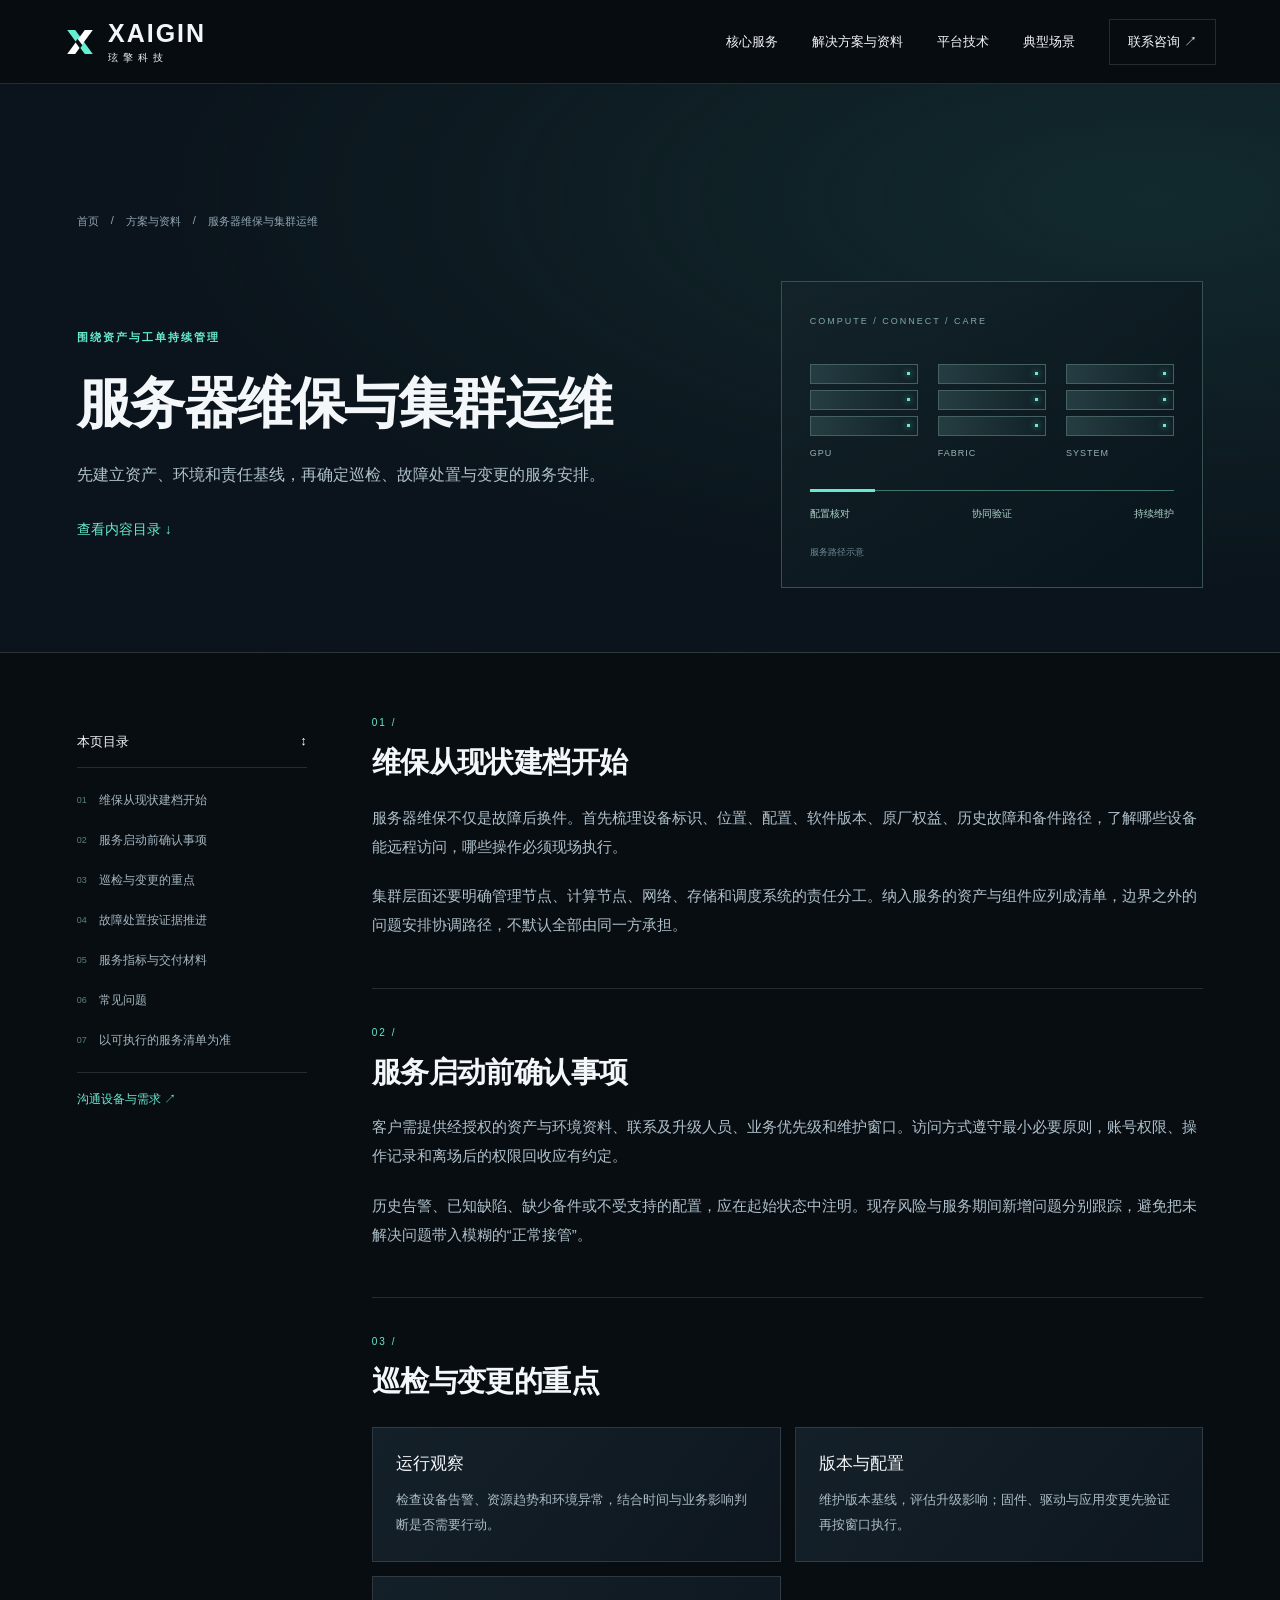
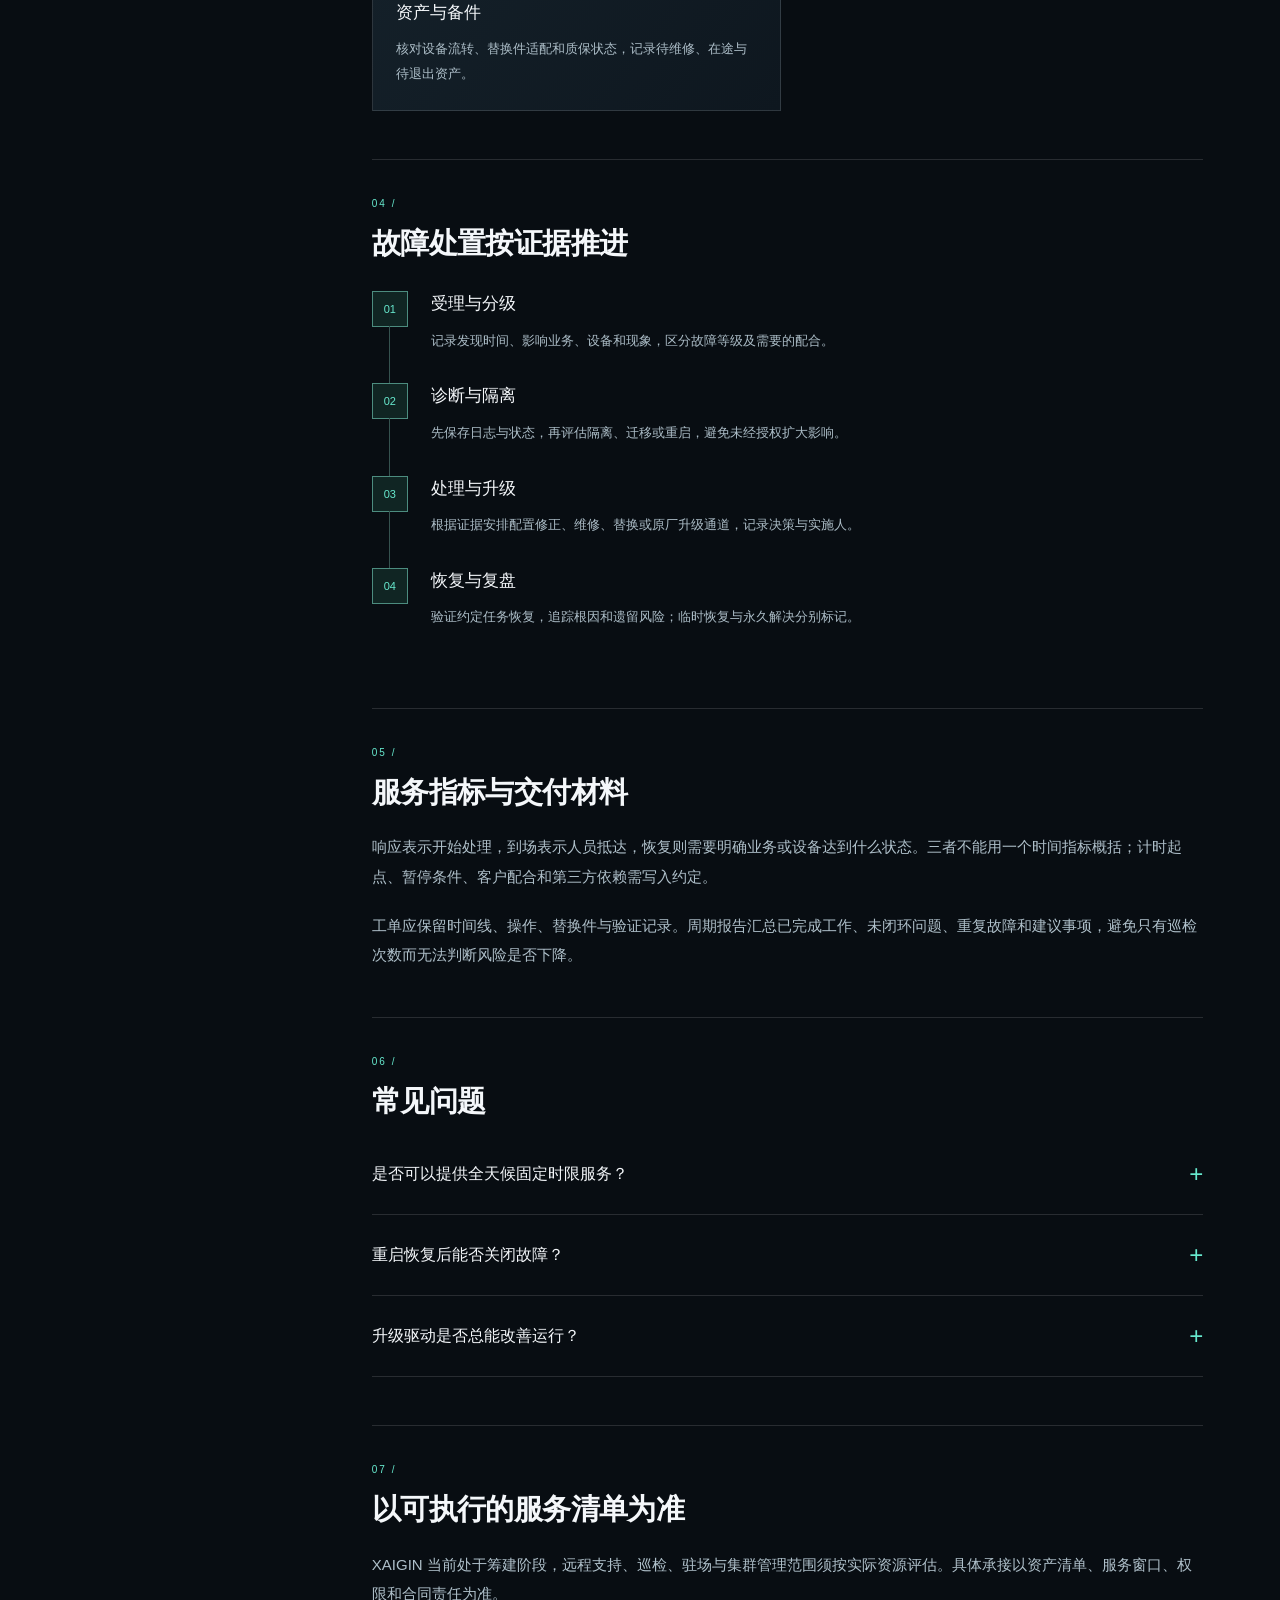
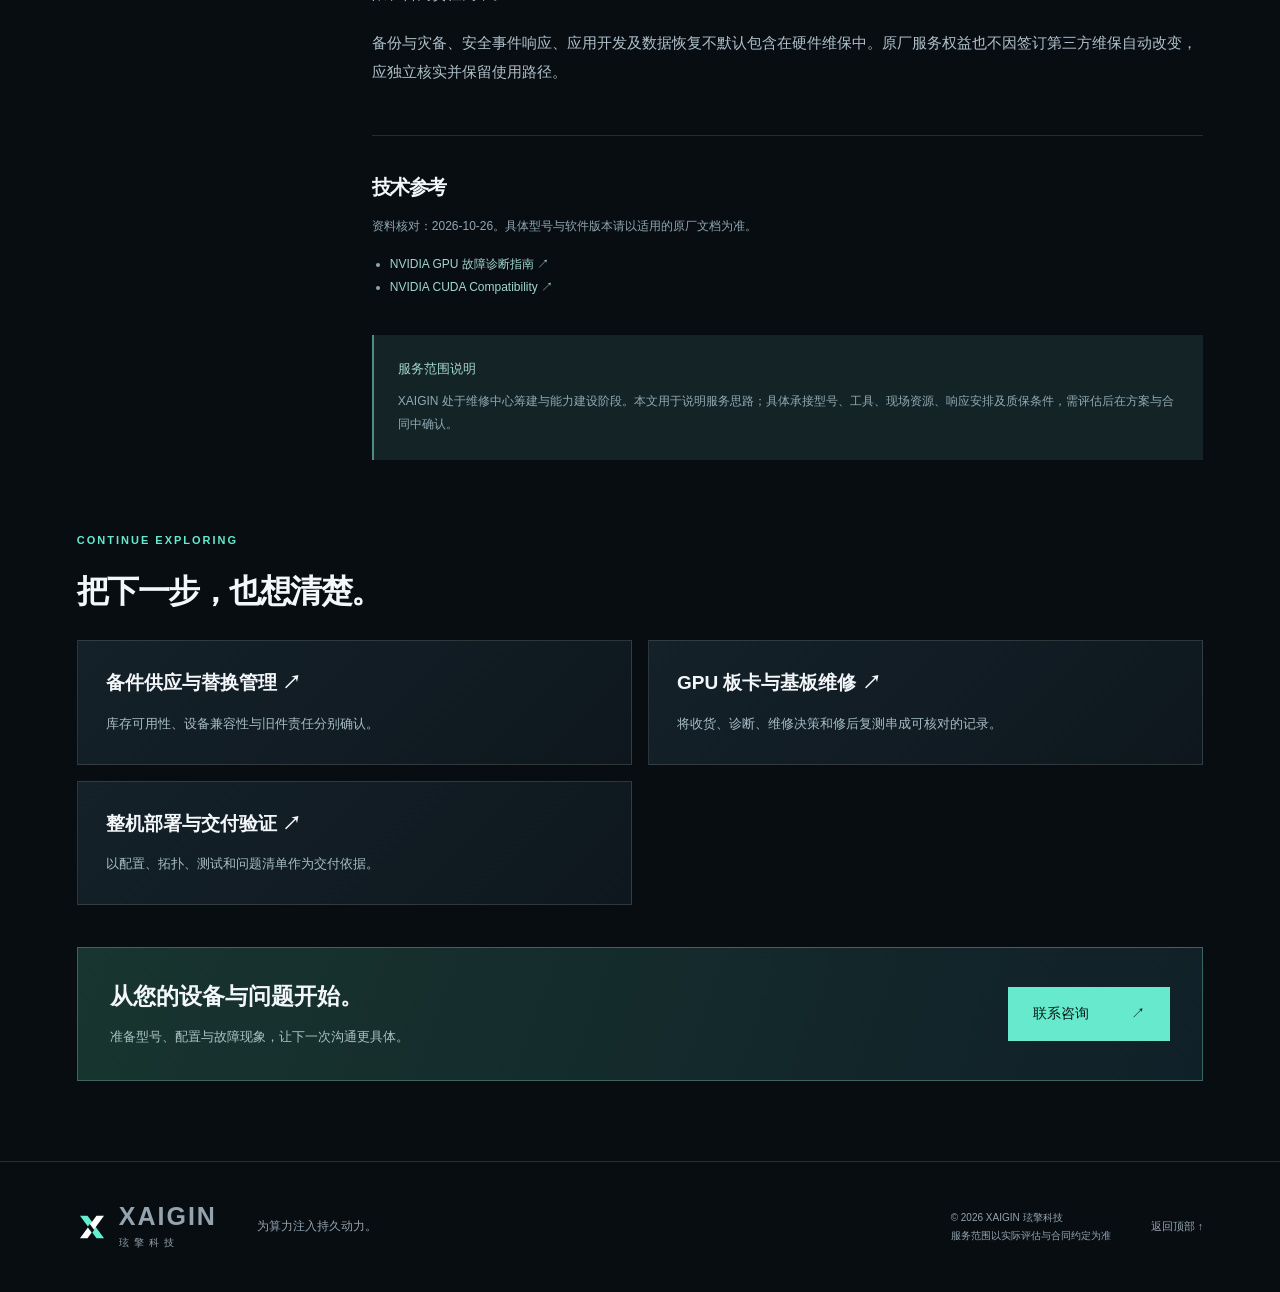
<file: maintenance.html>
<!doctype html>
<html lang="zh-CN"><head><meta charset="utf-8"><meta name="viewport" content="width=device-width,initial-scale=1"><meta name="description" content="把受理、响应、到场和恢复分开记录，让未闭环问题持续可见。"><title>服务器维保与集群运维 · XAIGIN 玹擎科技</title><link rel="icon" href="assets/brand.svg" type="image/svg+xml"><link rel="stylesheet" href="styles/site.css?v=20261010-burst"><link rel="stylesheet" href="styles/library.css?v=20261026-library"><script src="scripts/library.js?v=20261026-library" defer></script></head>
<body class="library-page"><a class="skip" href="#content">跳转至正文</a>
<header class="header"><a class="brand" href="index.html#home" aria-label="XAIGIN 玹擎科技首页"><img src="assets/brand.svg" alt="" width="32" height="32"><span>XAIGIN<small>玹擎科技</small></span></a><button id="menu-toggle" aria-expanded="false" aria-controls="main-nav" aria-label="打开导航">菜单 <span>☰</span></button><nav id="main-nav" aria-label="主导航"><a href="index.html#services">核心服务</a><a href="solutions.html">解决方案与资料</a><a href="technology.html">平台技术</a><a href="scenarios.html">典型场景</a><a class="nav-contact" href="index.html#contact">联系咨询 ↗</a></nav></header>
<main id="content"><section class="library-hero"><div class="library-hero-inner"><nav class="breadcrumbs" aria-label="面包屑"><a href="index.html">首页</a><span>/</span><a href="solutions.html">方案与资料</a><span>/</span><span aria-current="page">服务器维保与集群运维</span></nav><div class="library-lead"><div><div class="eyebrow">围绕资产与工单持续管理</div><h1>服务器维保与集群运维</h1><p>先建立资产、环境和责任基线，再确定巡检、故障处置与变更的服务安排。</p><a class="text-link" href="#chapters">查看内容目录 ↓</a></div><div class="system-graphic" role="img" aria-label="从设备配置到互联验证，再到持续维护的服务路径示意"><span class="graphic-label">COMPUTE / CONNECT / CARE</span><div class="rack-nodes"><div><i></i><i></i><i></i><b>GPU</b></div><div><i></i><i></i><i></i><b>FABRIC</b></div><div><i></i><i></i><i></i><b>SYSTEM</b></div></div><div class="graphic-route"><span>配置核对</span><span>协同验证</span><span>持续维护</span></div><small>服务路径示意</small></div></div></div></section>
<div class="reading-layout"><aside class="chapter-nav" id="chapters"><details open><summary>本页目录 <span aria-hidden="true">↕</span></summary><nav aria-label="本页章节"><a href="#scope"><span>01</span>维保从现状建档开始</a><a href="#entry"><span>02</span>服务启动前确认事项</a><a href="#routine"><span>03</span>巡检与变更的重点</a><a href="#incident"><span>04</span>故障处置按证据推进</a><a href="#agreement"><span>05</span>服务指标与交付材料</a><a href="#faq"><span>06</span>常见问题</a><a href="#boundary"><span>07</span>以可执行的服务清单为准</a></nav></details><a class="chapter-contact" href="index.html#contact">沟通设备与需求 ↗</a></aside><div class="article-body"><section class="article-section" id="scope"><div class="chapter-number">01 /</div><h2>维保从现状建档开始</h2><p>服务器维保不仅是故障后换件。首先梳理设备标识、位置、配置、软件版本、原厂权益、历史故障和备件路径，了解哪些设备能远程访问，哪些操作必须现场执行。</p><p>集群层面还要明确管理节点、计算节点、网络、存储和调度系统的责任分工。纳入服务的资产与组件应列成清单，边界之外的问题安排协调路径，不默认全部由同一方承担。</p></section><section class="article-section" id="entry"><div class="chapter-number">02 /</div><h2>服务启动前确认事项</h2><p>客户需提供经授权的资产与环境资料、联系及升级人员、业务优先级和维护窗口。访问方式遵守最小必要原则，账号权限、操作记录和离场后的权限回收应有约定。</p><p>历史告警、已知缺陷、缺少备件或不受支持的配置，应在起始状态中注明。现存风险与服务期间新增问题分别跟踪，避免把未解决问题带入模糊的“正常接管”。</p></section><section class="article-section" id="routine"><div class="chapter-number">03 /</div><h2>巡检与变更的重点</h2><div class="detail-grid"><article class="detail-card"><h3>运行观察</h3><p>检查设备告警、资源趋势和环境异常，结合时间与业务影响判断是否需要行动。</p></article><article class="detail-card"><h3>版本与配置</h3><p>维护版本基线，评估升级影响；固件、驱动与应用变更先验证再按窗口执行。</p></article><article class="detail-card"><h3>资产与备件</h3><p>核对设备流转、替换件适配和质保状态，记录待维修、在途与待退出资产。</p></article></div></section><section class="article-section" id="incident"><div class="chapter-number">04 /</div><h2>故障处置按证据推进</h2><ol class="delivery-route"><li><span>01</span><div><h3>受理与分级</h3><p>记录发现时间、影响业务、设备和现象，区分故障等级及需要的配合。</p></div></li><li><span>02</span><div><h3>诊断与隔离</h3><p>先保存日志与状态，再评估隔离、迁移或重启，避免未经授权扩大影响。</p></div></li><li><span>03</span><div><h3>处理与升级</h3><p>根据证据安排配置修正、维修、替换或原厂升级通道，记录决策与实施人。</p></div></li><li><span>04</span><div><h3>恢复与复盘</h3><p>验证约定任务恢复，追踪根因和遗留风险；临时恢复与永久解决分别标记。</p></div></li></ol></section><section class="article-section" id="agreement"><div class="chapter-number">05 /</div><h2>服务指标与交付材料</h2><p>响应表示开始处理，到场表示人员抵达，恢复则需要明确业务或设备达到什么状态。三者不能用一个时间指标概括；计时起点、暂停条件、客户配合和第三方依赖需写入约定。</p><p>工单应保留时间线、操作、替换件与验证记录。周期报告汇总已完成工作、未闭环问题、重复故障和建议事项，避免只有巡检次数而无法判断风险是否下降。</p></section><section class="article-section" id="faq"><div class="chapter-number">06 /</div><h2>常见问题</h2><div class="faq-list"><details><summary>是否可以提供全天候固定时限服务？<span aria-hidden="true">+</span></summary><p>需评估区域、值守、备件与升级资源后形成合同。网站不预设全天候覆盖或统一响应、到场及恢复承诺。</p></details><details><summary>重启恢复后能否关闭故障？<span aria-hidden="true">+</span></summary><p>应先验证业务并记录恢复动作。若根因未明，可结束本次恢复处理，但相关风险与后续调查仍需持续跟踪。</p></details><details><summary>升级驱动是否总能改善运行？<span aria-hidden="true">+</span></summary><p>不应直接假设。CUDA 与驱动存在兼容条件，需同时核对应用依赖、平台支持及回退能力，再安排试点。</p></details></div></section><section class="article-section" id="boundary"><div class="chapter-number">07 /</div><h2>以可执行的服务清单为准</h2><p>XAIGIN 当前处于筹建阶段，远程支持、巡检、驻场与集群管理范围须按实际资源评估。具体承接以资产清单、服务窗口、权限和合同责任为准。</p><p>备份与灾备、安全事件响应、应用开发及数据恢复不默认包含在硬件维保中。原厂服务权益也不因签订第三方维保自动改变，应独立核实并保留使用路径。</p></section><section class="article-sources" id="references"><h2>技术参考</h2><p>资料核对：2026-10-26。具体型号与软件版本请以适用的原厂文档为准。</p><ul><li><a href="https://docs.nvidia.com/deploy/gpu-debug-guidelines/index.html" target="_blank" rel="noopener noreferrer">NVIDIA GPU 故障诊断指南 ↗</a></li><li><a href="https://docs.nvidia.com/deploy/cuda-compatibility/latest/" target="_blank" rel="noopener noreferrer">NVIDIA CUDA Compatibility ↗</a></li></ul></section><div class="scope-note"><strong>服务范围说明</strong><p>XAIGIN 处于维修中心筹建与能力建设阶段。本文用于说明服务思路；具体承接型号、工具、现场资源、响应安排及质保条件，需评估后在方案与合同中确认。</p></div></div></div>
<section class="related-section"><div class="eyebrow">CONTINUE EXPLORING</div><h2>把下一步，也想清楚。</h2><div class="resource-grid"><a class="resource-card" href="spares.html"><h3>备件供应与替换管理 ↗</h3><p>库存可用性、设备兼容性与旧件责任分别确认。</p></a><a class="resource-card" href="repair.html"><h3>GPU 板卡与基板维修 ↗</h3><p>将收货、诊断、维修决策和修后复测串成可核对的记录。</p></a><a class="resource-card" href="deployment.html"><h3>整机部署与交付验证 ↗</h3><p>以配置、拓扑、测试和问题清单作为交付依据。</p></a></div><div class="library-cta"><div><h3>从您的设备与问题开始。</h3><p>准备型号、配置与故障现象，让下一次沟通更具体。</p></div><a class="button primary" href="index.html#contact">联系咨询 <span>↗</span></a></div></section></main>
<footer class="footer"><a class="brand" href="index.html"><img src="assets/brand.svg" alt="" width="30" height="30"><span>XAIGIN<small>玹擎科技</small></span></a><p>为算力注入持久动力。</p><small>© <span id="year">2026</span> XAIGIN 玹擎科技<br>服务范围以实际评估与合同约定为准</small><a href="#content">返回顶部 ↑</a></footer></body></html>
</file>
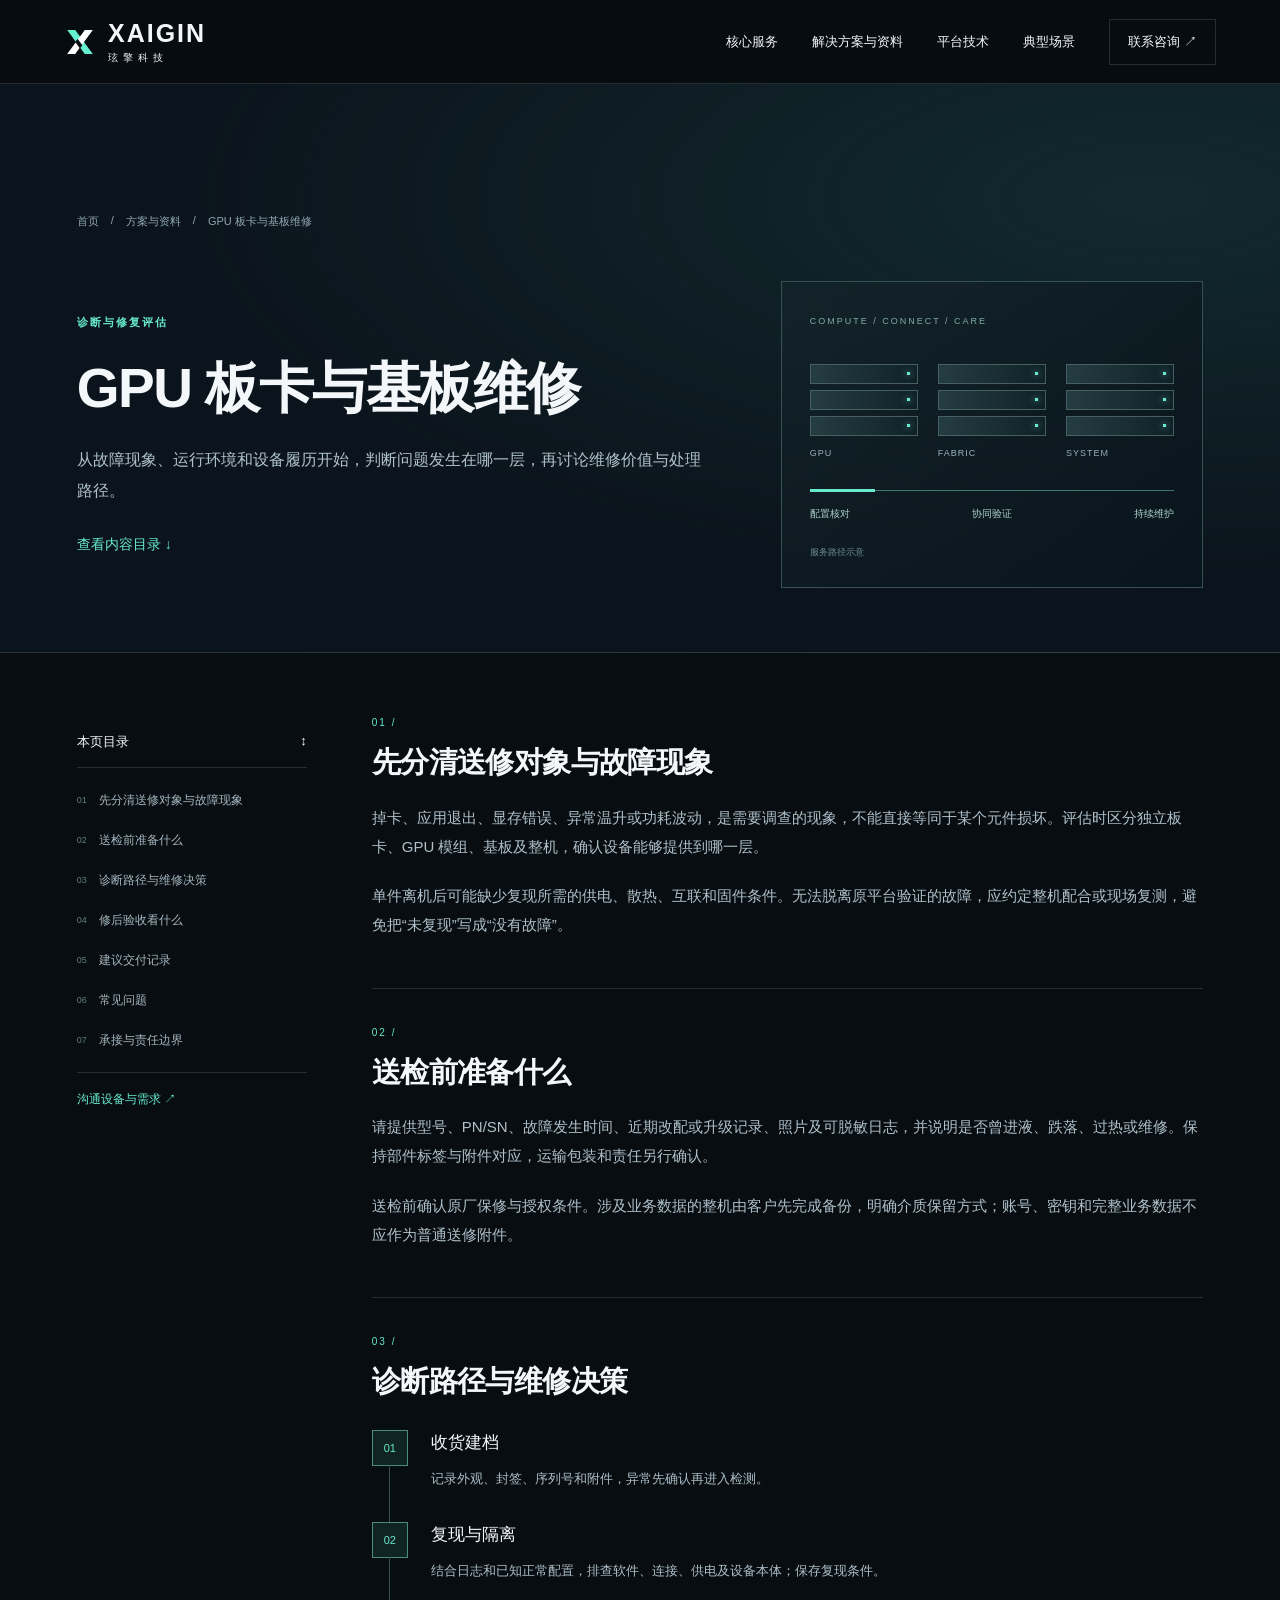
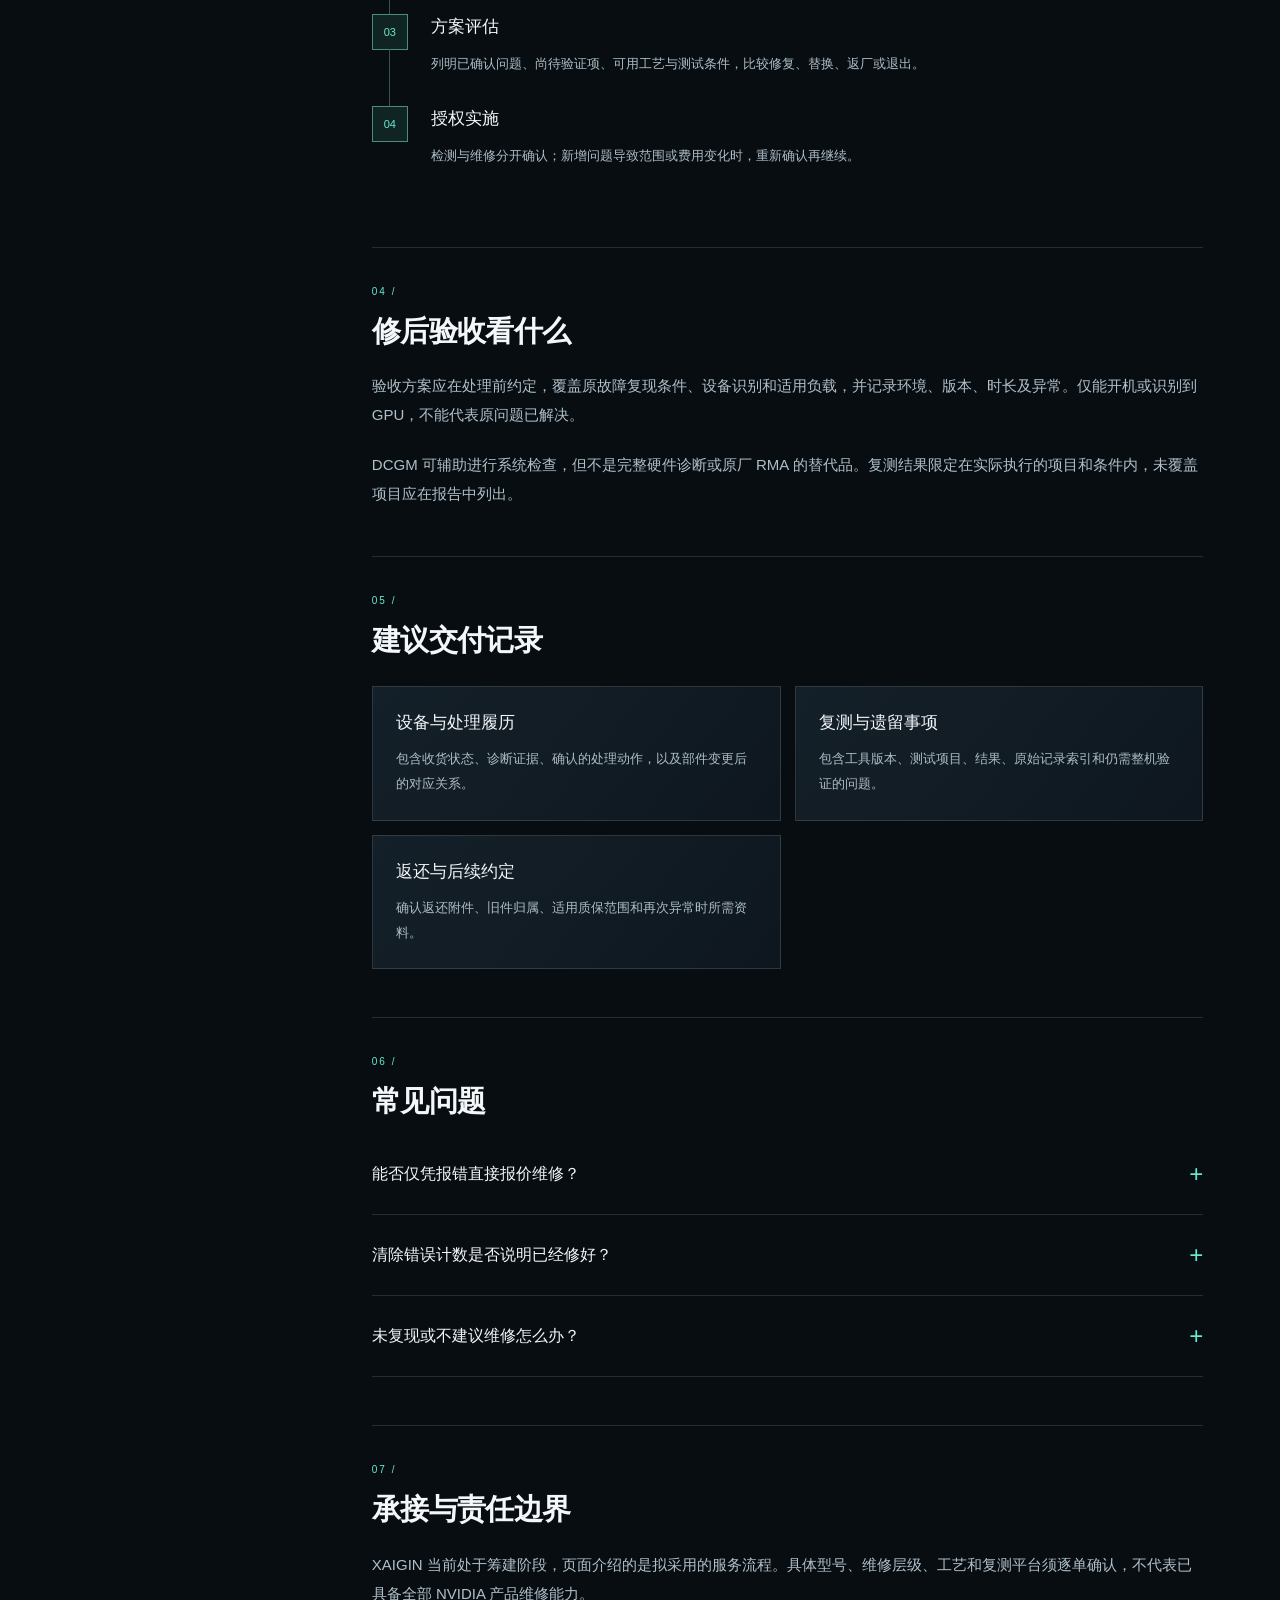
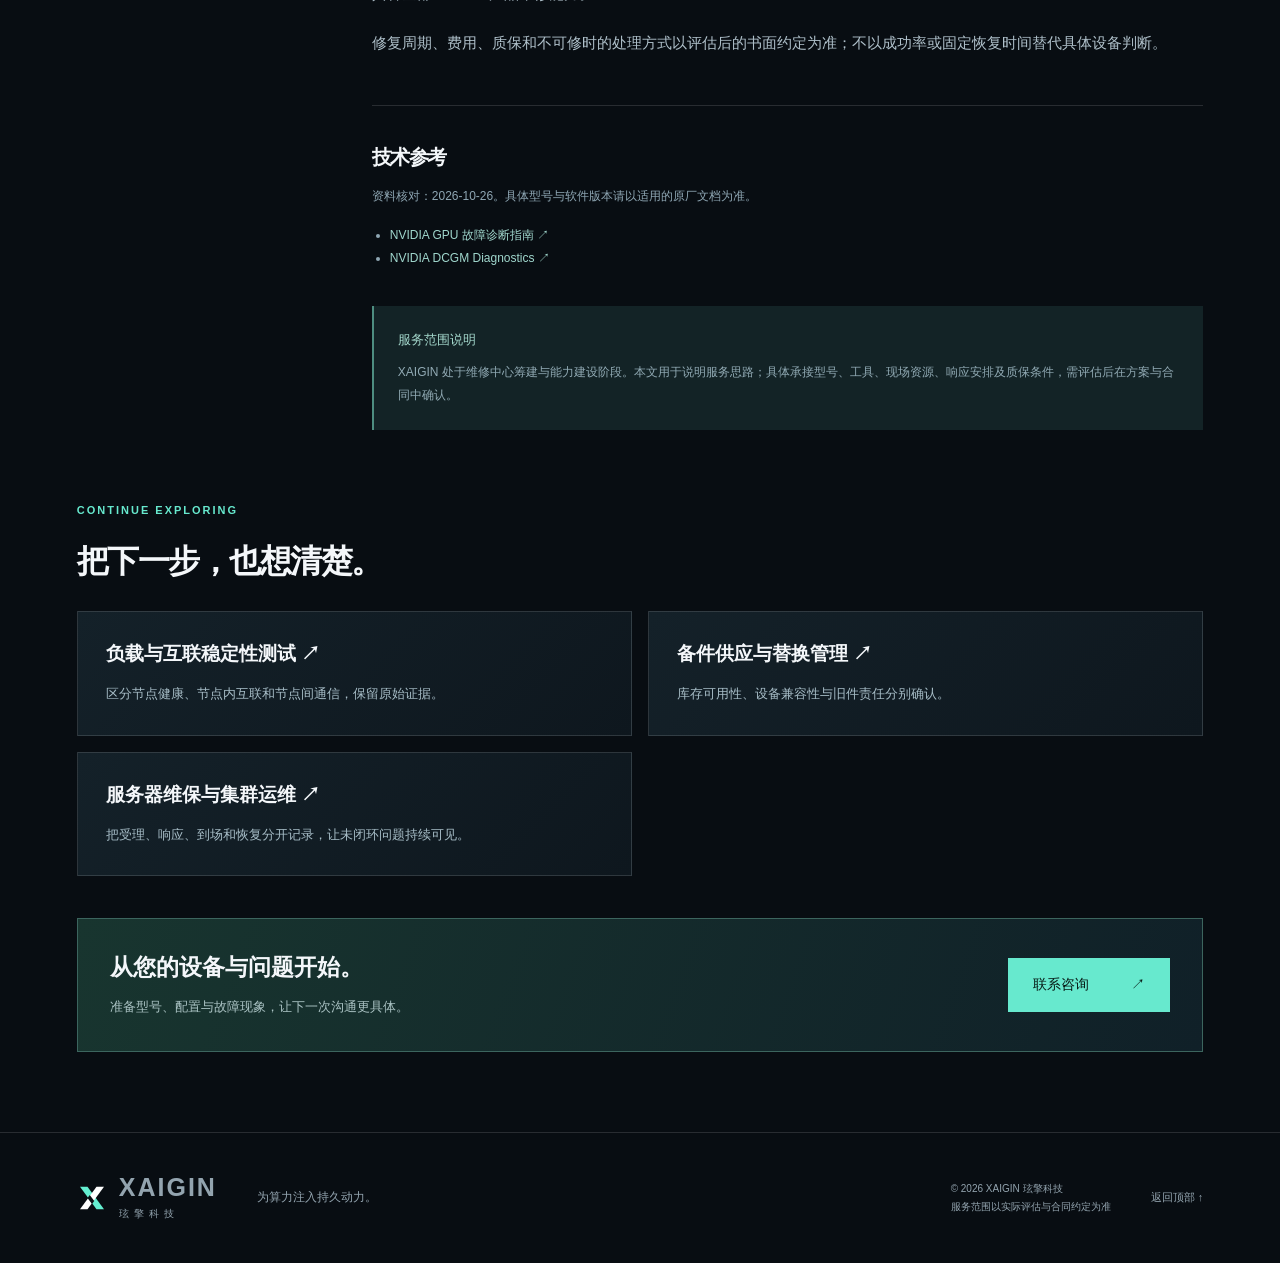
<file: repair.html>
<!doctype html>
<html lang="zh-CN"><head><meta charset="utf-8"><meta name="viewport" content="width=device-width,initial-scale=1"><meta name="description" content="将收货、诊断、维修决策和修后复测串成可核对的记录。"><title>GPU 板卡与基板维修 · XAIGIN 玹擎科技</title><link rel="icon" href="assets/brand.svg" type="image/svg+xml"><link rel="stylesheet" href="styles/site.css?v=20261010-burst"><link rel="stylesheet" href="styles/library.css?v=20261026-library"><script src="scripts/library.js?v=20261026-library" defer></script></head>
<body class="library-page"><a class="skip" href="#content">跳转至正文</a>
<header class="header"><a class="brand" href="index.html#home" aria-label="XAIGIN 玹擎科技首页"><img src="assets/brand.svg" alt="" width="32" height="32"><span>XAIGIN<small>玹擎科技</small></span></a><button id="menu-toggle" aria-expanded="false" aria-controls="main-nav" aria-label="打开导航">菜单 <span>☰</span></button><nav id="main-nav" aria-label="主导航"><a href="index.html#services">核心服务</a><a href="solutions.html">解决方案与资料</a><a href="technology.html">平台技术</a><a href="scenarios.html">典型场景</a><a class="nav-contact" href="index.html#contact">联系咨询 ↗</a></nav></header>
<main id="content"><section class="library-hero"><div class="library-hero-inner"><nav class="breadcrumbs" aria-label="面包屑"><a href="index.html">首页</a><span>/</span><a href="solutions.html">方案与资料</a><span>/</span><span aria-current="page">GPU 板卡与基板维修</span></nav><div class="library-lead"><div><div class="eyebrow">诊断与修复评估</div><h1>GPU 板卡与基板维修</h1><p>从故障现象、运行环境和设备履历开始，判断问题发生在哪一层，再讨论维修价值与处理路径。</p><a class="text-link" href="#chapters">查看内容目录 ↓</a></div><div class="system-graphic" role="img" aria-label="从设备配置到互联验证，再到持续维护的服务路径示意"><span class="graphic-label">COMPUTE / CONNECT / CARE</span><div class="rack-nodes"><div><i></i><i></i><i></i><b>GPU</b></div><div><i></i><i></i><i></i><b>FABRIC</b></div><div><i></i><i></i><i></i><b>SYSTEM</b></div></div><div class="graphic-route"><span>配置核对</span><span>协同验证</span><span>持续维护</span></div><small>服务路径示意</small></div></div></div></section>
<div class="reading-layout"><aside class="chapter-nav" id="chapters"><details open><summary>本页目录 <span aria-hidden="true">↕</span></summary><nav aria-label="本页章节"><a href="#scope"><span>01</span>先分清送修对象与故障现象</a><a href="#intake"><span>02</span>送检前准备什么</a><a href="#diagnosis"><span>03</span>诊断路径与维修决策</a><a href="#verification"><span>04</span>修后验收看什么</a><a href="#handover"><span>05</span>建议交付记录</a><a href="#faq"><span>06</span>常见问题</a><a href="#boundary"><span>07</span>承接与责任边界</a></nav></details><a class="chapter-contact" href="index.html#contact">沟通设备与需求 ↗</a></aside><div class="article-body"><section class="article-section" id="scope"><div class="chapter-number">01 /</div><h2>先分清送修对象与故障现象</h2><p>掉卡、应用退出、显存错误、异常温升或功耗波动，是需要调查的现象，不能直接等同于某个元件损坏。评估时区分独立板卡、GPU 模组、基板及整机，确认设备能够提供到哪一层。</p><p>单件离机后可能缺少复现所需的供电、散热、互联和固件条件。无法脱离原平台验证的故障，应约定整机配合或现场复测，避免把“未复现”写成“没有故障”。</p></section><section class="article-section" id="intake"><div class="chapter-number">02 /</div><h2>送检前准备什么</h2><p>请提供型号、PN/SN、故障发生时间、近期改配或升级记录、照片及可脱敏日志，并说明是否曾进液、跌落、过热或维修。保持部件标签与附件对应，运输包装和责任另行确认。</p><p>送检前确认原厂保修与授权条件。涉及业务数据的整机由客户先完成备份，明确介质保留方式；账号、密钥和完整业务数据不应作为普通送修附件。</p></section><section class="article-section" id="diagnosis"><div class="chapter-number">03 /</div><h2>诊断路径与维修决策</h2><ol class="delivery-route"><li><span>01</span><div><h3>收货建档</h3><p>记录外观、封签、序列号和附件，异常先确认再进入检测。</p></div></li><li><span>02</span><div><h3>复现与隔离</h3><p>结合日志和已知正常配置，排查软件、连接、供电及设备本体；保存复现条件。</p></div></li><li><span>03</span><div><h3>方案评估</h3><p>列明已确认问题、尚待验证项、可用工艺与测试条件，比较修复、替换、返厂或退出。</p></div></li><li><span>04</span><div><h3>授权实施</h3><p>检测与维修分开确认；新增问题导致范围或费用变化时，重新确认再继续。</p></div></li></ol></section><section class="article-section" id="verification"><div class="chapter-number">04 /</div><h2>修后验收看什么</h2><p>验收方案应在处理前约定，覆盖原故障复现条件、设备识别和适用负载，并记录环境、版本、时长及异常。仅能开机或识别到 GPU，不能代表原问题已解决。</p><p>DCGM 可辅助进行系统检查，但不是完整硬件诊断或原厂 RMA 的替代品。复测结果限定在实际执行的项目和条件内，未覆盖项目应在报告中列出。</p></section><section class="article-section" id="handover"><div class="chapter-number">05 /</div><h2>建议交付记录</h2><div class="detail-grid"><article class="detail-card"><h3>设备与处理履历</h3><p>包含收货状态、诊断证据、确认的处理动作，以及部件变更后的对应关系。</p></article><article class="detail-card"><h3>复测与遗留事项</h3><p>包含工具版本、测试项目、结果、原始记录索引和仍需整机验证的问题。</p></article><article class="detail-card"><h3>返还与后续约定</h3><p>确认返还附件、旧件归属、适用质保范围和再次异常时所需资料。</p></article></div></section><section class="article-section" id="faq"><div class="chapter-number">06 /</div><h2>常见问题</h2><div class="faq-list"><details><summary>能否仅凭报错直接报价维修？<span aria-hidden="true">+</span></summary><p>可先做资料判断；是否属于硬件故障、工艺是否具备及费用范围，需结合实物和复现条件评估。检测费用应事先约定。</p></details><details><summary>清除错误计数是否说明已经修好？<span aria-hidden="true">+</span></summary><p>不能。需要保留历史证据，观察错误是否在约定负载下再现，并结合处理记录和复测结论判断。</p></details><details><summary>未复现或不建议维修怎么办？<span aria-hidden="true">+</span></summary><p>出具已执行检查及限制，讨论补充整机条件、替换或返厂。经济性不足或缺乏验证条件时，不应强行进入维修。</p></details></div></section><section class="article-section" id="boundary"><div class="chapter-number">07 /</div><h2>承接与责任边界</h2><p>XAIGIN 当前处于筹建阶段，页面介绍的是拟采用的服务流程。具体型号、维修层级、工艺和复测平台须逐单确认，不代表已具备全部 NVIDIA 产品维修能力。</p><p>修复周期、费用、质保和不可修时的处理方式以评估后的书面约定为准；不以成功率或固定恢复时间替代具体设备判断。</p></section><section class="article-sources" id="references"><h2>技术参考</h2><p>资料核对：2026-10-26。具体型号与软件版本请以适用的原厂文档为准。</p><ul><li><a href="https://docs.nvidia.com/deploy/gpu-debug-guidelines/index.html" target="_blank" rel="noopener noreferrer">NVIDIA GPU 故障诊断指南 ↗</a></li><li><a href="https://docs.nvidia.com/datacenter/dcgm/latest/user-guide/dcgm-diagnostics.html" target="_blank" rel="noopener noreferrer">NVIDIA DCGM Diagnostics ↗</a></li></ul></section><div class="scope-note"><strong>服务范围说明</strong><p>XAIGIN 处于维修中心筹建与能力建设阶段。本文用于说明服务思路；具体承接型号、工具、现场资源、响应安排及质保条件，需评估后在方案与合同中确认。</p></div></div></div>
<section class="related-section"><div class="eyebrow">CONTINUE EXPLORING</div><h2>把下一步，也想清楚。</h2><div class="resource-grid"><a class="resource-card" href="validation.html"><h3>负载与互联稳定性测试 ↗</h3><p>区分节点健康、节点内互联和节点间通信，保留原始证据。</p></a><a class="resource-card" href="spares.html"><h3>备件供应与替换管理 ↗</h3><p>库存可用性、设备兼容性与旧件责任分别确认。</p></a><a class="resource-card" href="maintenance.html"><h3>服务器维保与集群运维 ↗</h3><p>把受理、响应、到场和恢复分开记录，让未闭环问题持续可见。</p></a></div><div class="library-cta"><div><h3>从您的设备与问题开始。</h3><p>准备型号、配置与故障现象，让下一次沟通更具体。</p></div><a class="button primary" href="index.html#contact">联系咨询 <span>↗</span></a></div></section></main>
<footer class="footer"><a class="brand" href="index.html"><img src="assets/brand.svg" alt="" width="30" height="30"><span>XAIGIN<small>玹擎科技</small></span></a><p>为算力注入持久动力。</p><small>© <span id="year">2026</span> XAIGIN 玹擎科技<br>服务范围以实际评估与合同约定为准</small><a href="#content">返回顶部 ↑</a></footer></body></html>
</file>
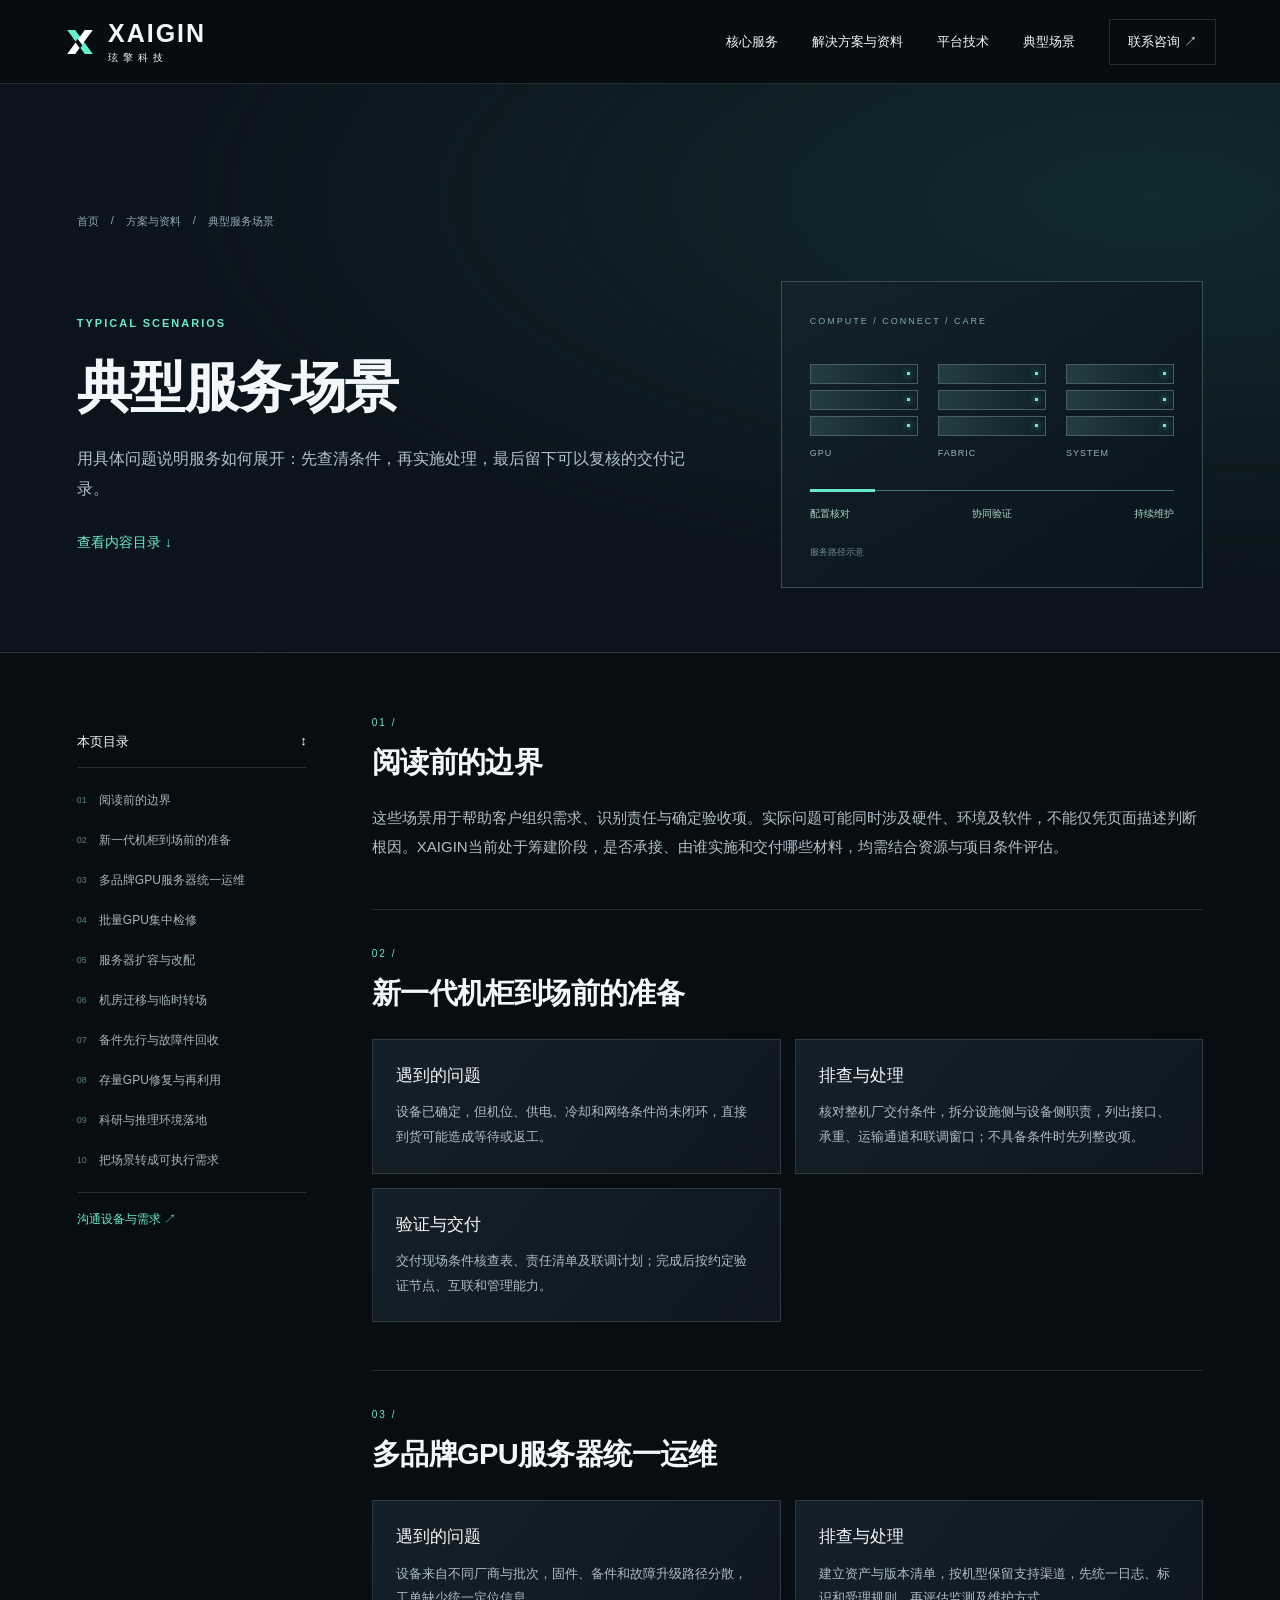
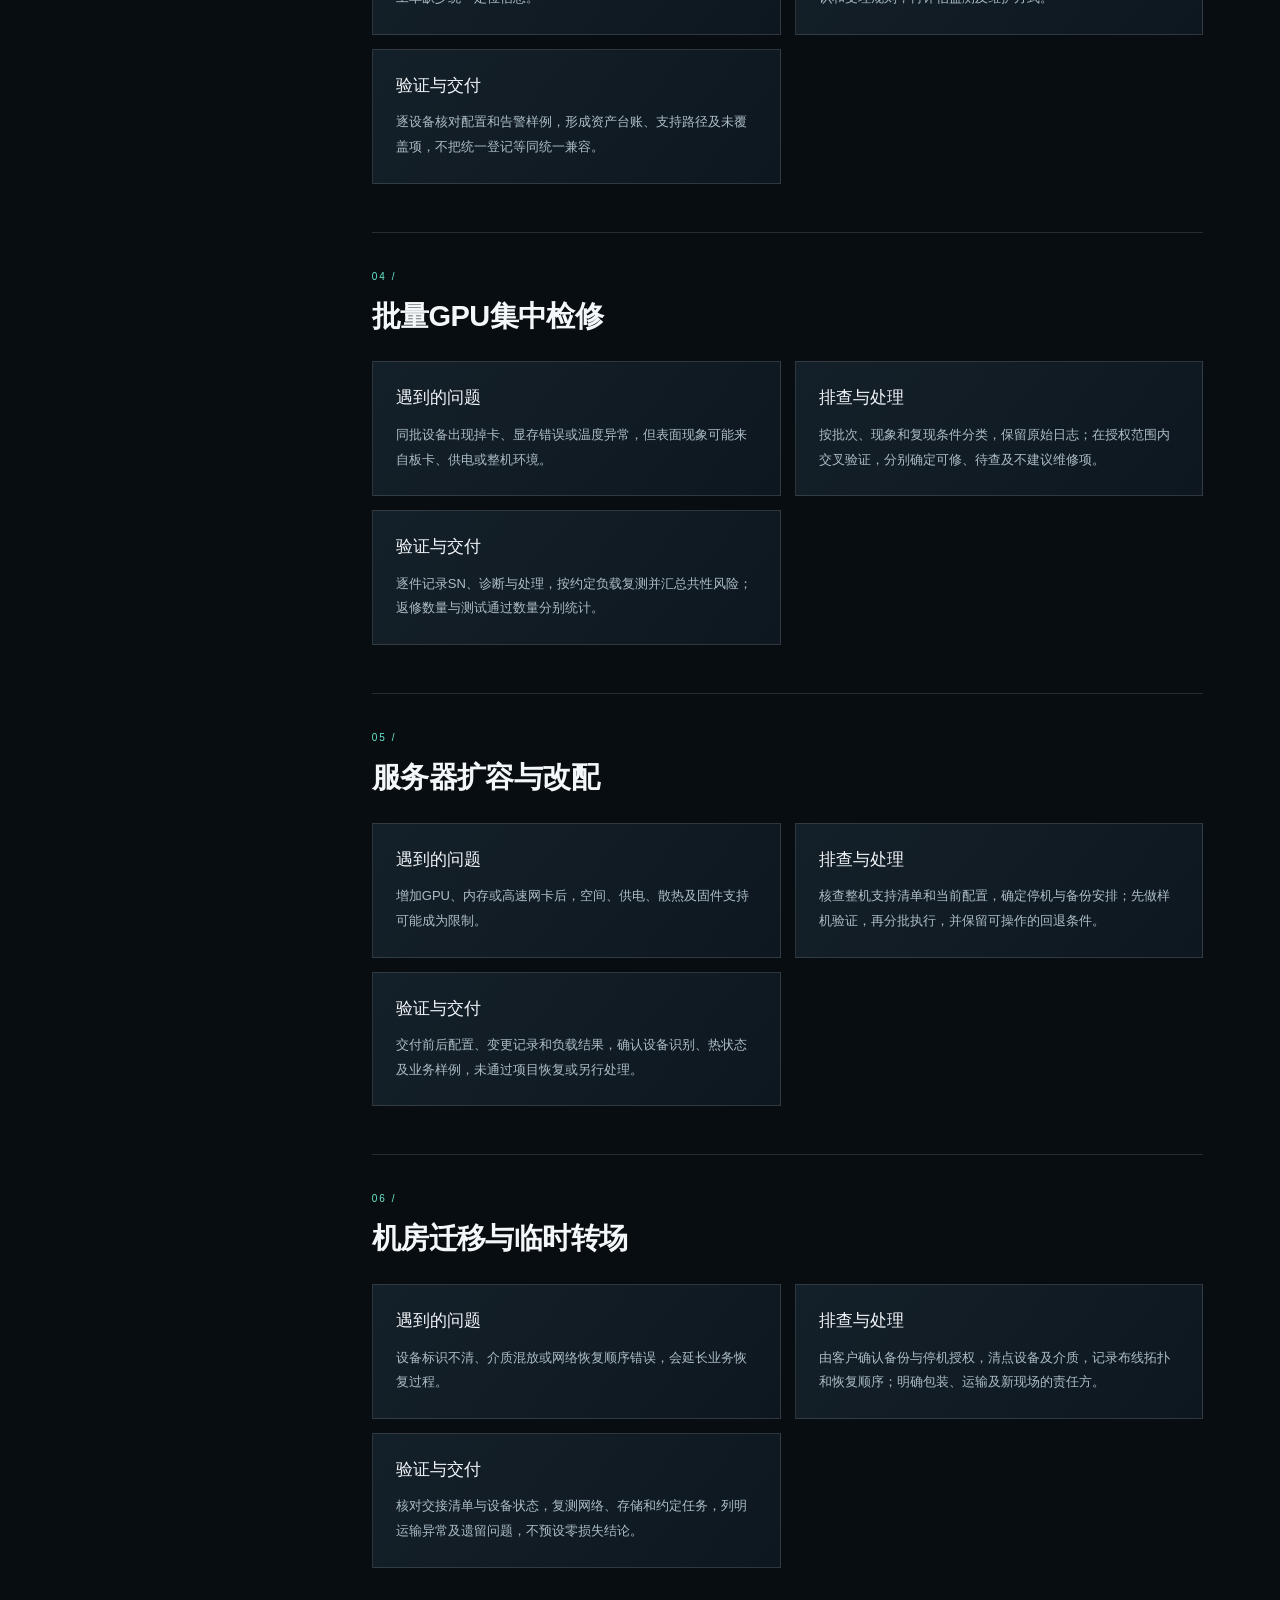
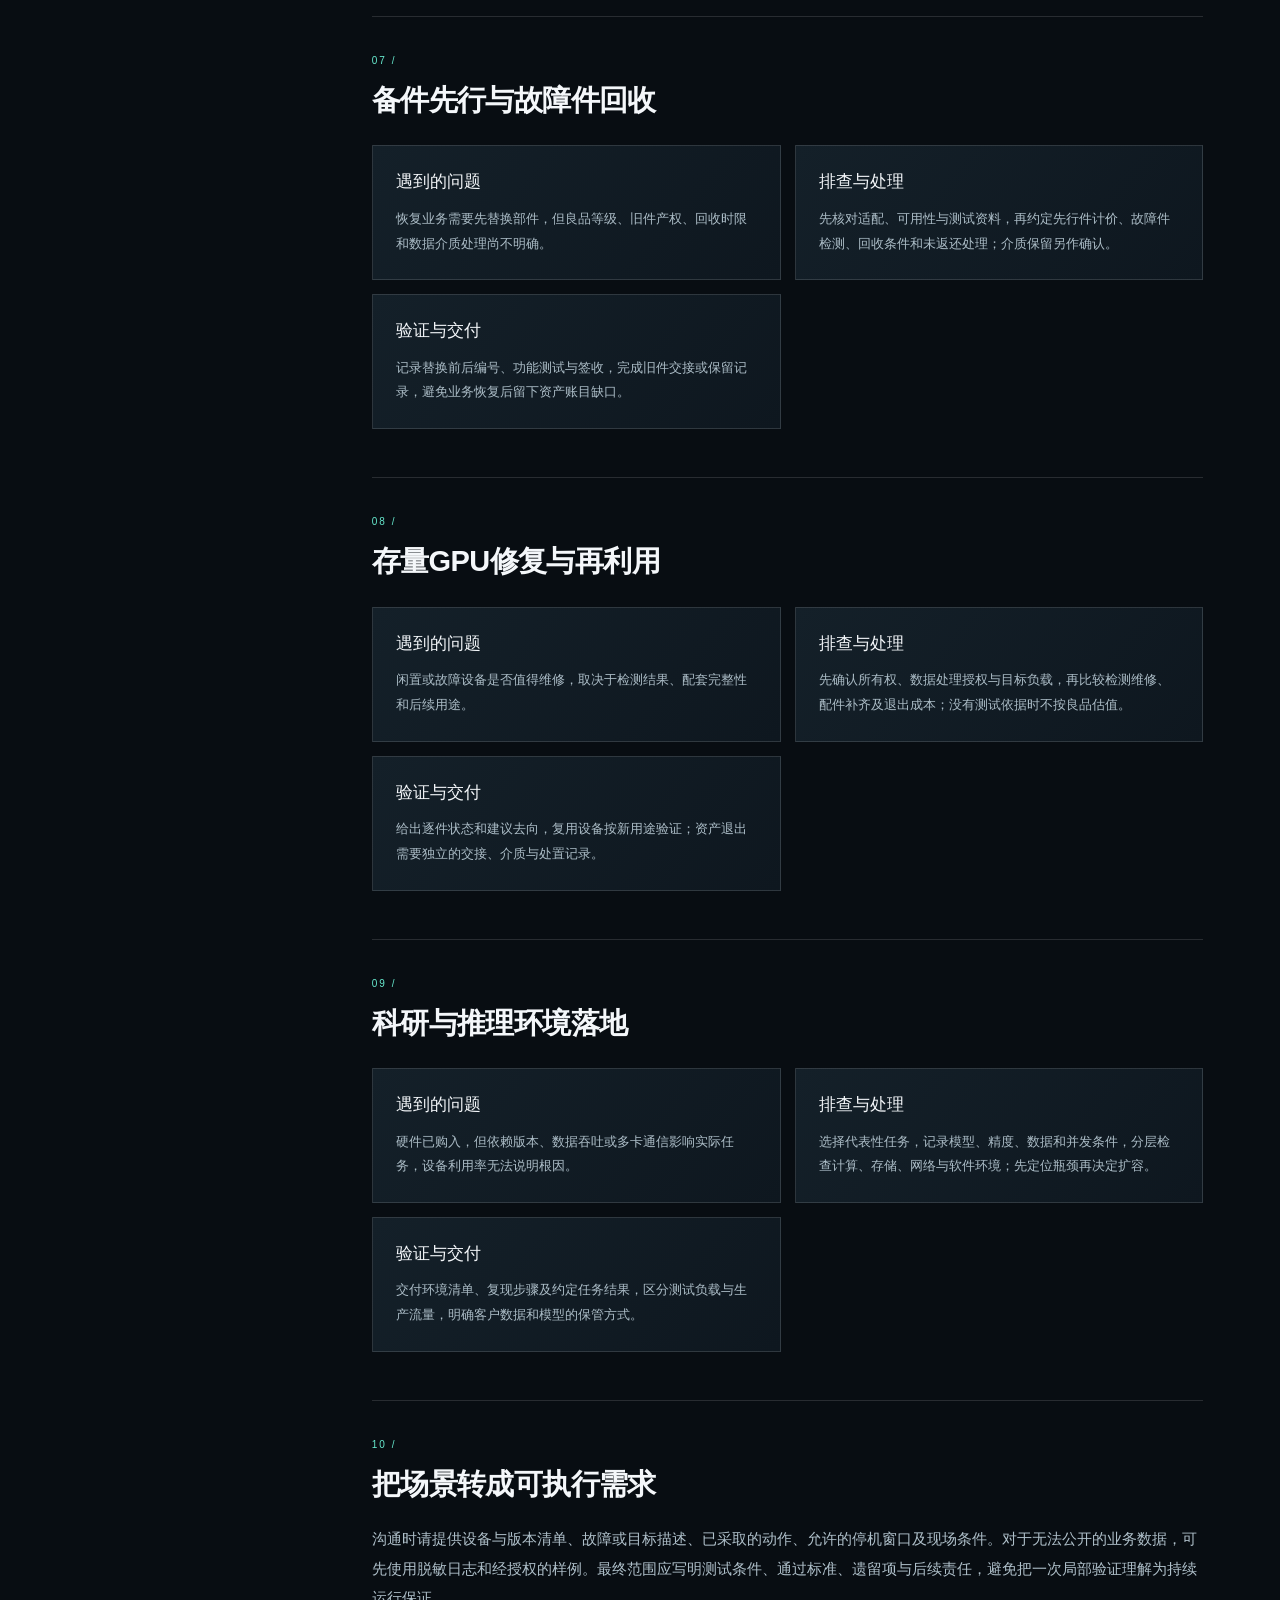
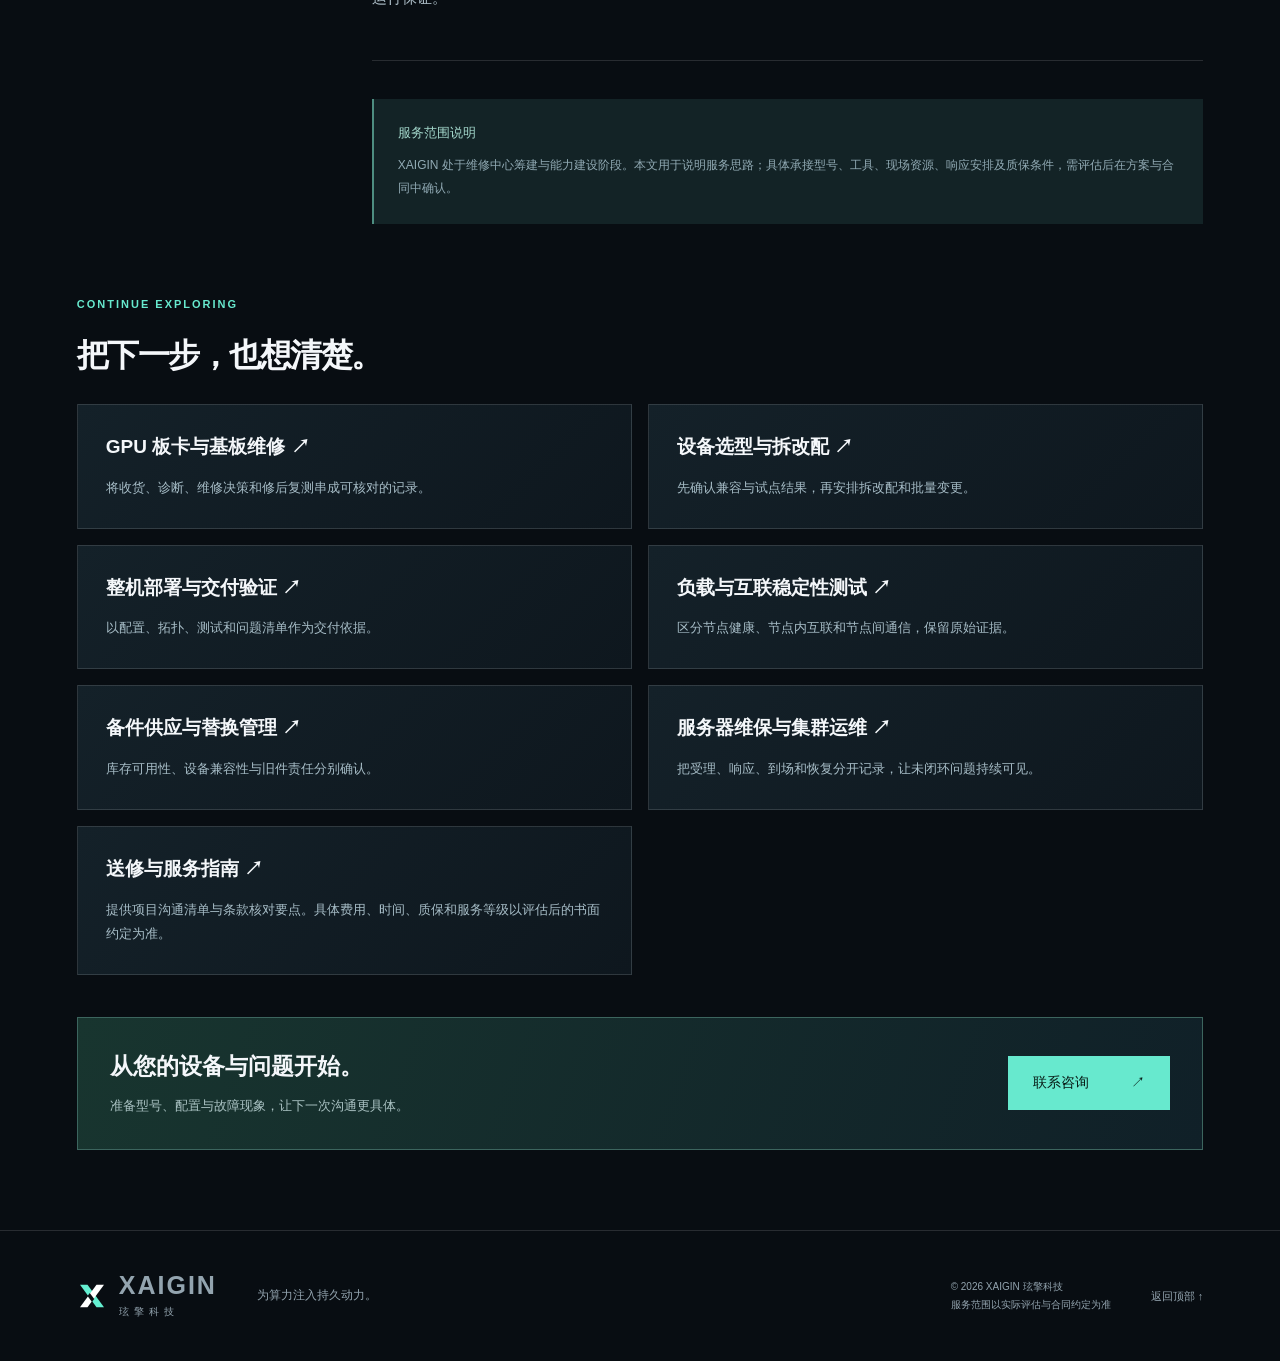
<file: scenarios.html>
<!doctype html>
<html lang="zh-CN"><head><meta charset="utf-8"><meta name="viewport" content="width=device-width,initial-scale=1"><meta name="description" content="以下八项是原创需求场景，不是XAIGIN已完成案例，不包含真实客户、项目规模或业绩承诺。"><title>典型服务场景 · XAIGIN 玹擎科技</title><link rel="icon" href="assets/brand.svg" type="image/svg+xml"><link rel="stylesheet" href="styles/site.css?v=20261010-burst"><link rel="stylesheet" href="styles/library.css?v=20261026-library"><script src="scripts/library.js?v=20261026-library" defer></script></head>
<body class="library-page"><a class="skip" href="#content">跳转至正文</a>
<header class="header"><a class="brand" href="index.html#home" aria-label="XAIGIN 玹擎科技首页"><img src="assets/brand.svg" alt="" width="32" height="32"><span>XAIGIN<small>玹擎科技</small></span></a><button id="menu-toggle" aria-expanded="false" aria-controls="main-nav" aria-label="打开导航">菜单 <span>☰</span></button><nav id="main-nav" aria-label="主导航"><a href="index.html#services">核心服务</a><a href="solutions.html">解决方案与资料</a><a href="technology.html">平台技术</a><a href="scenarios.html" aria-current="page">典型场景</a><a class="nav-contact" href="index.html#contact">联系咨询 ↗</a></nav></header>
<main id="content"><section class="library-hero"><div class="library-hero-inner"><nav class="breadcrumbs" aria-label="面包屑"><a href="index.html">首页</a><span>/</span><a href="solutions.html">方案与资料</a><span>/</span><span aria-current="page">典型服务场景</span></nav><div class="library-lead"><div><div class="eyebrow">TYPICAL SCENARIOS</div><h1>典型服务场景</h1><p>用具体问题说明服务如何展开：先查清条件，再实施处理，最后留下可以复核的交付记录。</p><a class="text-link" href="#chapters">查看内容目录 ↓</a></div><div class="system-graphic" role="img" aria-label="从设备配置到互联验证，再到持续维护的服务路径示意"><span class="graphic-label">COMPUTE / CONNECT / CARE</span><div class="rack-nodes"><div><i></i><i></i><i></i><b>GPU</b></div><div><i></i><i></i><i></i><b>FABRIC</b></div><div><i></i><i></i><i></i><b>SYSTEM</b></div></div><div class="graphic-route"><span>配置核对</span><span>协同验证</span><span>持续维护</span></div><small>服务路径示意</small></div></div></div></section>
<div class="reading-layout"><aside class="chapter-nav" id="chapters"><details open><summary>本页目录 <span aria-hidden="true">↕</span></summary><nav aria-label="本页章节"><a href="#scenario-boundary"><span>01</span>阅读前的边界</a><a href="#scenario-1"><span>02</span>新一代机柜到场前的准备</a><a href="#scenario-2"><span>03</span>多品牌GPU服务器统一运维</a><a href="#scenario-3"><span>04</span>批量GPU集中检修</a><a href="#scenario-4"><span>05</span>服务器扩容与改配</a><a href="#scenario-5"><span>06</span>机房迁移与临时转场</a><a href="#scenario-6"><span>07</span>备件先行与故障件回收</a><a href="#scenario-7"><span>08</span>存量GPU修复与再利用</a><a href="#scenario-8"><span>09</span>科研与推理环境落地</a><a href="#prepare"><span>10</span>把场景转成可执行需求</a></nav></details><a class="chapter-contact" href="index.html#contact">沟通设备与需求 ↗</a></aside><div class="article-body"><section class="article-section" id="scenario-boundary"><div class="chapter-number">01 /</div><h2>阅读前的边界</h2><p>这些场景用于帮助客户组织需求、识别责任与确定验收项。实际问题可能同时涉及硬件、环境及软件，不能仅凭页面描述判断根因。XAIGIN当前处于筹建阶段，是否承接、由谁实施和交付哪些材料，均需结合资源与项目条件评估。</p></section><section class="article-section" id="scenario-1"><div class="chapter-number">02 /</div><h2>新一代机柜到场前的准备</h2><div class="detail-grid"><article class="detail-card"><h3>遇到的问题</h3><p>设备已确定，但机位、供电、冷却和网络条件尚未闭环，直接到货可能造成等待或返工。</p></article><article class="detail-card"><h3>排查与处理</h3><p>核对整机厂交付条件，拆分设施侧与设备侧职责，列出接口、承重、运输通道和联调窗口；不具备条件时先列整改项。</p></article><article class="detail-card"><h3>验证与交付</h3><p>交付现场条件核查表、责任清单及联调计划；完成后按约定验证节点、互联和管理能力。</p></article></div></section><section class="article-section" id="scenario-2"><div class="chapter-number">03 /</div><h2>多品牌GPU服务器统一运维</h2><div class="detail-grid"><article class="detail-card"><h3>遇到的问题</h3><p>设备来自不同厂商与批次，固件、备件和故障升级路径分散，工单缺少统一定位信息。</p></article><article class="detail-card"><h3>排查与处理</h3><p>建立资产与版本清单，按机型保留支持渠道，先统一日志、标识和受理规则，再评估监测及维护方式。</p></article><article class="detail-card"><h3>验证与交付</h3><p>逐设备核对配置和告警样例，形成资产台账、支持路径及未覆盖项，不把统一登记等同统一兼容。</p></article></div></section><section class="article-section" id="scenario-3"><div class="chapter-number">04 /</div><h2>批量GPU集中检修</h2><div class="detail-grid"><article class="detail-card"><h3>遇到的问题</h3><p>同批设备出现掉卡、显存错误或温度异常，但表面现象可能来自板卡、供电或整机环境。</p></article><article class="detail-card"><h3>排查与处理</h3><p>按批次、现象和复现条件分类，保留原始日志；在授权范围内交叉验证，分别确定可修、待查及不建议维修项。</p></article><article class="detail-card"><h3>验证与交付</h3><p>逐件记录SN、诊断与处理，按约定负载复测并汇总共性风险；返修数量与测试通过数量分别统计。</p></article></div></section><section class="article-section" id="scenario-4"><div class="chapter-number">05 /</div><h2>服务器扩容与改配</h2><div class="detail-grid"><article class="detail-card"><h3>遇到的问题</h3><p>增加GPU、内存或高速网卡后，空间、供电、散热及固件支持可能成为限制。</p></article><article class="detail-card"><h3>排查与处理</h3><p>核查整机支持清单和当前配置，确定停机与备份安排；先做样机验证，再分批执行，并保留可操作的回退条件。</p></article><article class="detail-card"><h3>验证与交付</h3><p>交付前后配置、变更记录和负载结果，确认设备识别、热状态及业务样例，未通过项目恢复或另行处理。</p></article></div></section><section class="article-section" id="scenario-5"><div class="chapter-number">06 /</div><h2>机房迁移与临时转场</h2><div class="detail-grid"><article class="detail-card"><h3>遇到的问题</h3><p>设备标识不清、介质混放或网络恢复顺序错误，会延长业务恢复过程。</p></article><article class="detail-card"><h3>排查与处理</h3><p>由客户确认备份与停机授权，清点设备及介质，记录布线拓扑和恢复顺序；明确包装、运输及新现场的责任方。</p></article><article class="detail-card"><h3>验证与交付</h3><p>核对交接清单与设备状态，复测网络、存储和约定任务，列明运输异常及遗留问题，不预设零损失结论。</p></article></div></section><section class="article-section" id="scenario-6"><div class="chapter-number">07 /</div><h2>备件先行与故障件回收</h2><div class="detail-grid"><article class="detail-card"><h3>遇到的问题</h3><p>恢复业务需要先替换部件，但良品等级、旧件产权、回收时限和数据介质处理尚不明确。</p></article><article class="detail-card"><h3>排查与处理</h3><p>先核对适配、可用性与测试资料，再约定先行件计价、故障件检测、回收条件和未返还处理；介质保留另作确认。</p></article><article class="detail-card"><h3>验证与交付</h3><p>记录替换前后编号、功能测试与签收，完成旧件交接或保留记录，避免业务恢复后留下资产账目缺口。</p></article></div></section><section class="article-section" id="scenario-7"><div class="chapter-number">08 /</div><h2>存量GPU修复与再利用</h2><div class="detail-grid"><article class="detail-card"><h3>遇到的问题</h3><p>闲置或故障设备是否值得维修，取决于检测结果、配套完整性和后续用途。</p></article><article class="detail-card"><h3>排查与处理</h3><p>先确认所有权、数据处理授权与目标负载，再比较检测维修、配件补齐及退出成本；没有测试依据时不按良品估值。</p></article><article class="detail-card"><h3>验证与交付</h3><p>给出逐件状态和建议去向，复用设备按新用途验证；资产退出需要独立的交接、介质与处置记录。</p></article></div></section><section class="article-section" id="scenario-8"><div class="chapter-number">09 /</div><h2>科研与推理环境落地</h2><div class="detail-grid"><article class="detail-card"><h3>遇到的问题</h3><p>硬件已购入，但依赖版本、数据吞吐或多卡通信影响实际任务，设备利用率无法说明根因。</p></article><article class="detail-card"><h3>排查与处理</h3><p>选择代表性任务，记录模型、精度、数据和并发条件，分层检查计算、存储、网络与软件环境；先定位瓶颈再决定扩容。</p></article><article class="detail-card"><h3>验证与交付</h3><p>交付环境清单、复现步骤及约定任务结果，区分测试负载与生产流量，明确客户数据和模型的保管方式。</p></article></div></section><section class="article-section" id="prepare"><div class="chapter-number">10 /</div><h2>把场景转成可执行需求</h2><p>沟通时请提供设备与版本清单、故障或目标描述、已采取的动作、允许的停机窗口及现场条件。对于无法公开的业务数据，可先使用脱敏日志和经授权的样例。最终范围应写明测试条件、通过标准、遗留项与后续责任，避免把一次局部验证理解为持续运行保证。</p></section><div class="scope-note"><strong>服务范围说明</strong><p>XAIGIN 处于维修中心筹建与能力建设阶段。本文用于说明服务思路；具体承接型号、工具、现场资源、响应安排及质保条件，需评估后在方案与合同中确认。</p></div></div></div>
<section class="related-section"><div class="eyebrow">CONTINUE EXPLORING</div><h2>把下一步，也想清楚。</h2><div class="resource-grid"><a class="resource-card" href="repair.html"><h3>GPU 板卡与基板维修 ↗</h3><p>将收货、诊断、维修决策和修后复测串成可核对的记录。</p></a><a class="resource-card" href="configuration.html"><h3>设备选型与拆改配 ↗</h3><p>先确认兼容与试点结果，再安排拆改配和批量变更。</p></a><a class="resource-card" href="deployment.html"><h3>整机部署与交付验证 ↗</h3><p>以配置、拓扑、测试和问题清单作为交付依据。</p></a><a class="resource-card" href="validation.html"><h3>负载与互联稳定性测试 ↗</h3><p>区分节点健康、节点内互联和节点间通信，保留原始证据。</p></a><a class="resource-card" href="spares.html"><h3>备件供应与替换管理 ↗</h3><p>库存可用性、设备兼容性与旧件责任分别确认。</p></a><a class="resource-card" href="maintenance.html"><h3>服务器维保与集群运维 ↗</h3><p>把受理、响应、到场和恢复分开记录，让未闭环问题持续可见。</p></a><a class="resource-card" href="guide.html"><h3>送修与服务指南 ↗</h3><p>提供项目沟通清单与条款核对要点。具体费用、时间、质保和服务等级以评估后的书面约定为准。</p></a></div><div class="library-cta"><div><h3>从您的设备与问题开始。</h3><p>准备型号、配置与故障现象，让下一次沟通更具体。</p></div><a class="button primary" href="index.html#contact">联系咨询 <span>↗</span></a></div></section></main>
<footer class="footer"><a class="brand" href="index.html"><img src="assets/brand.svg" alt="" width="30" height="30"><span>XAIGIN<small>玹擎科技</small></span></a><p>为算力注入持久动力。</p><small>© <span id="year">2026</span> XAIGIN 玹擎科技<br>服务范围以实际评估与合同约定为准</small><a href="#content">返回顶部 ↑</a></footer></body></html>
</file>
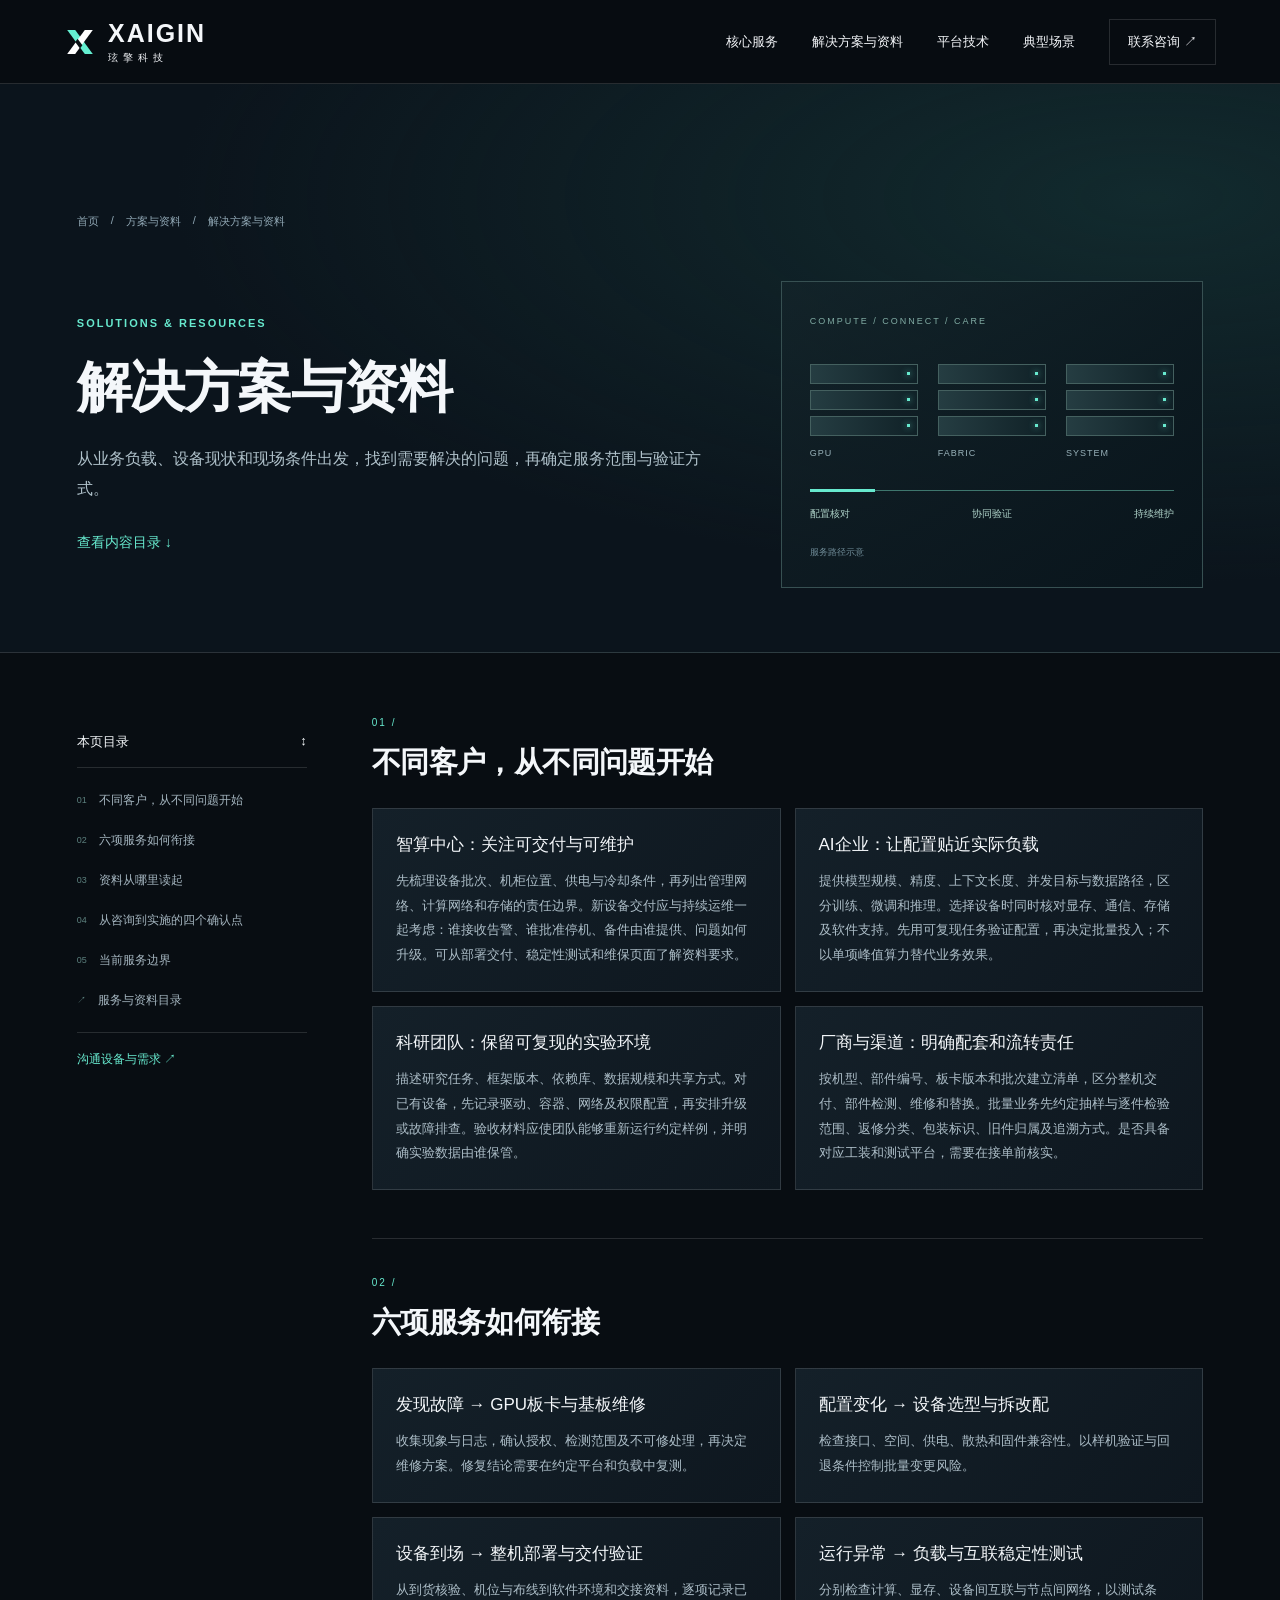
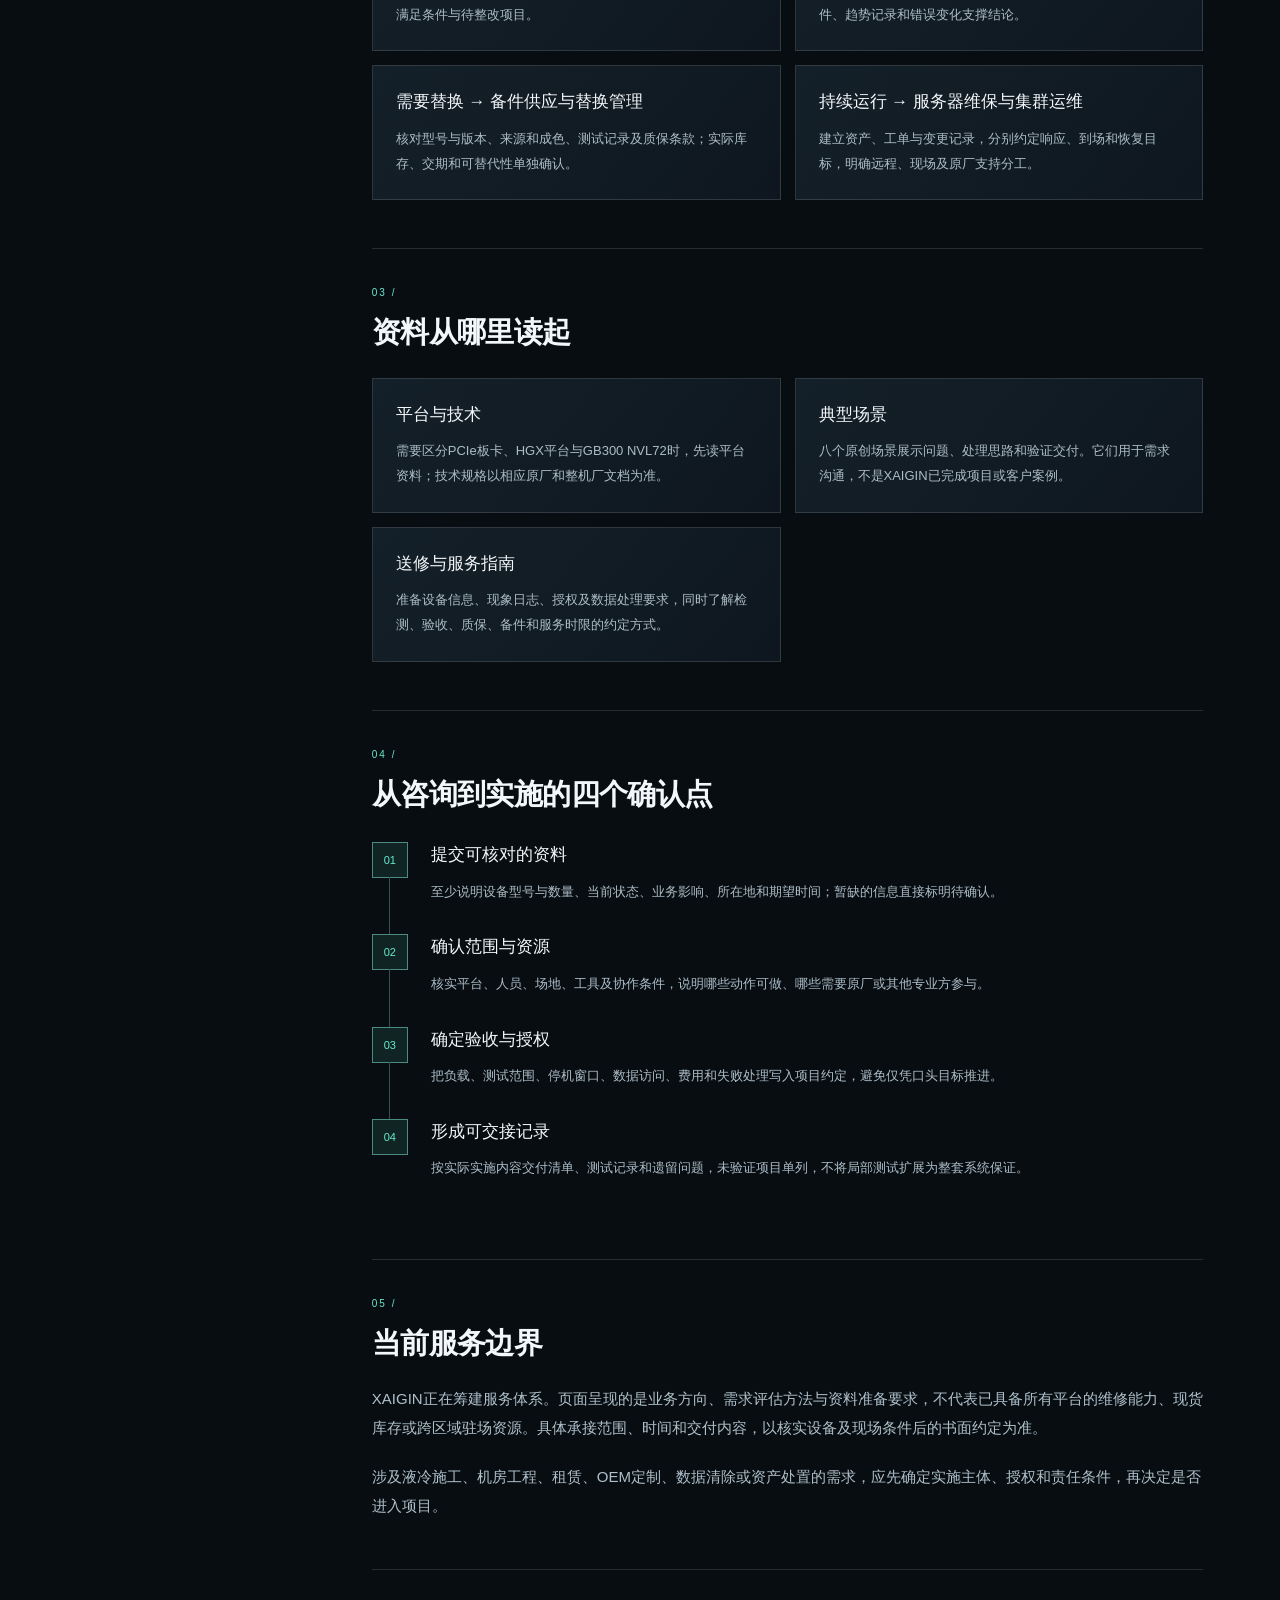
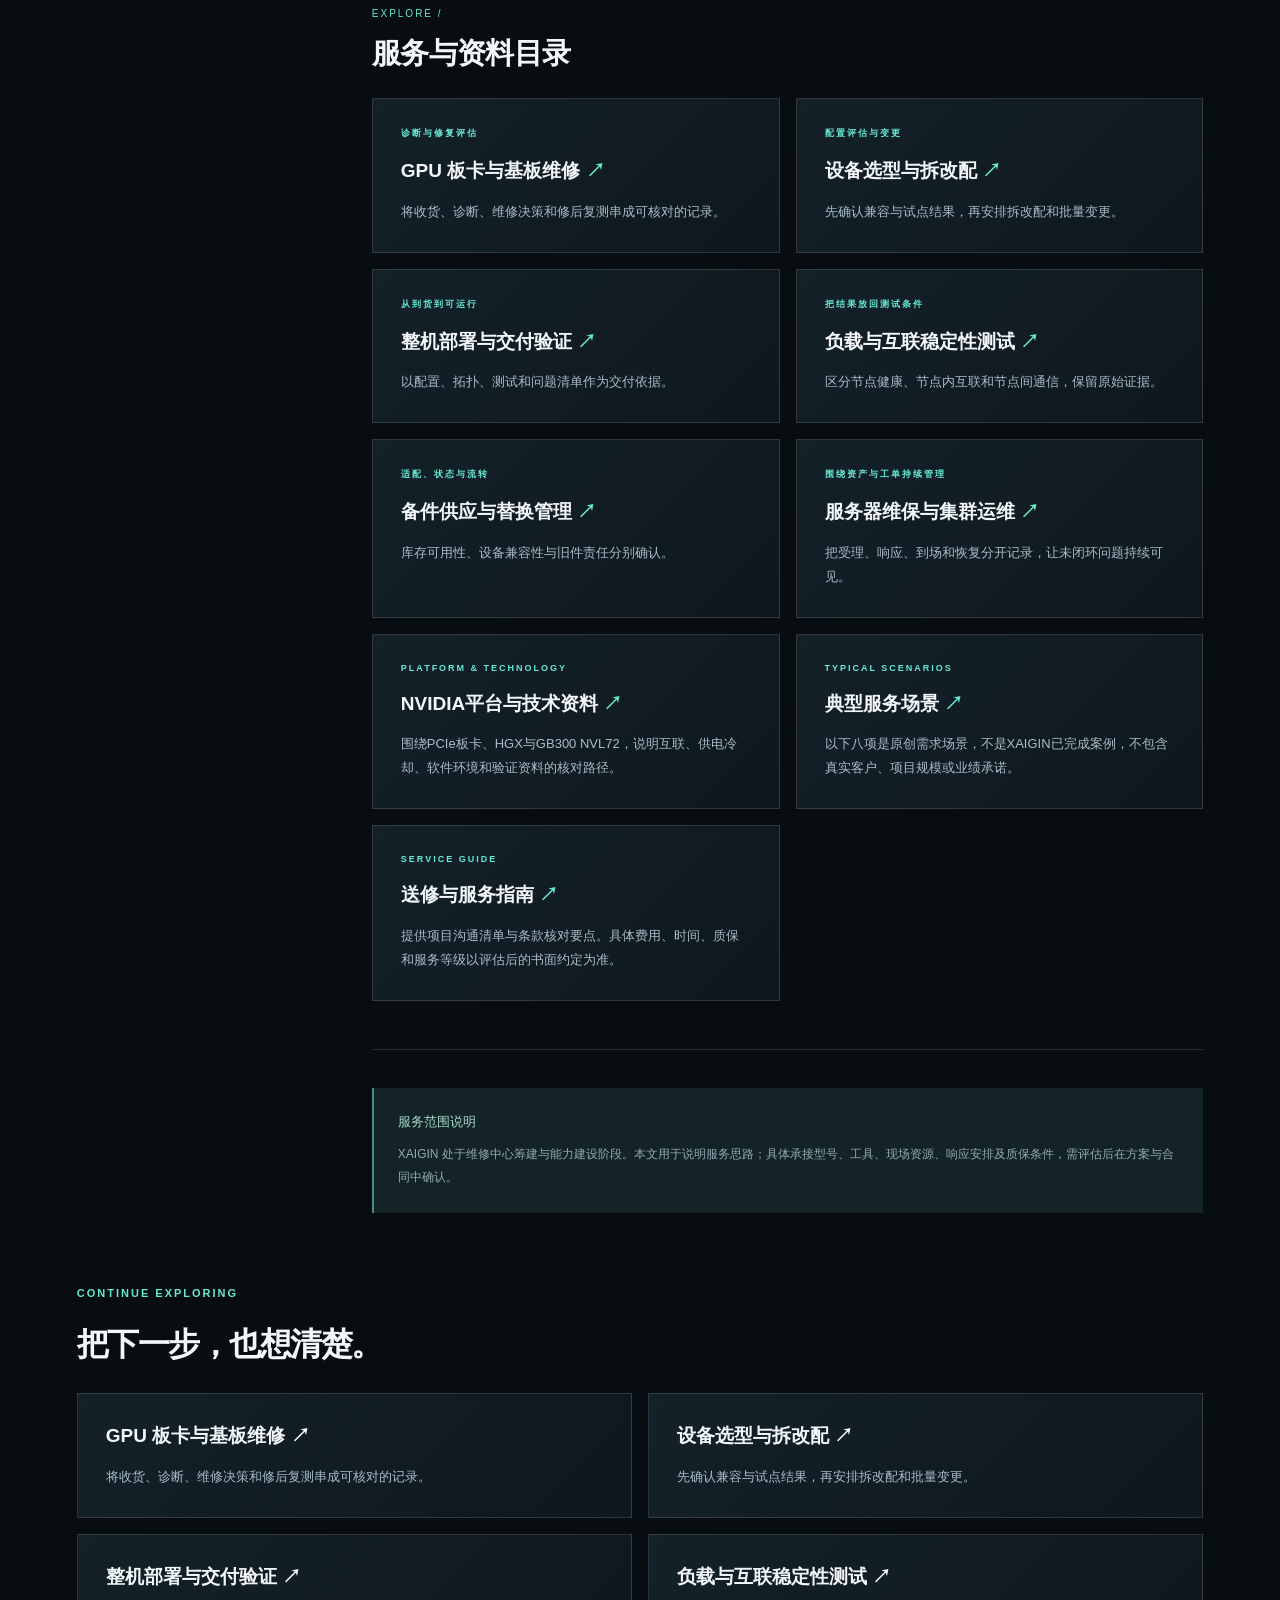
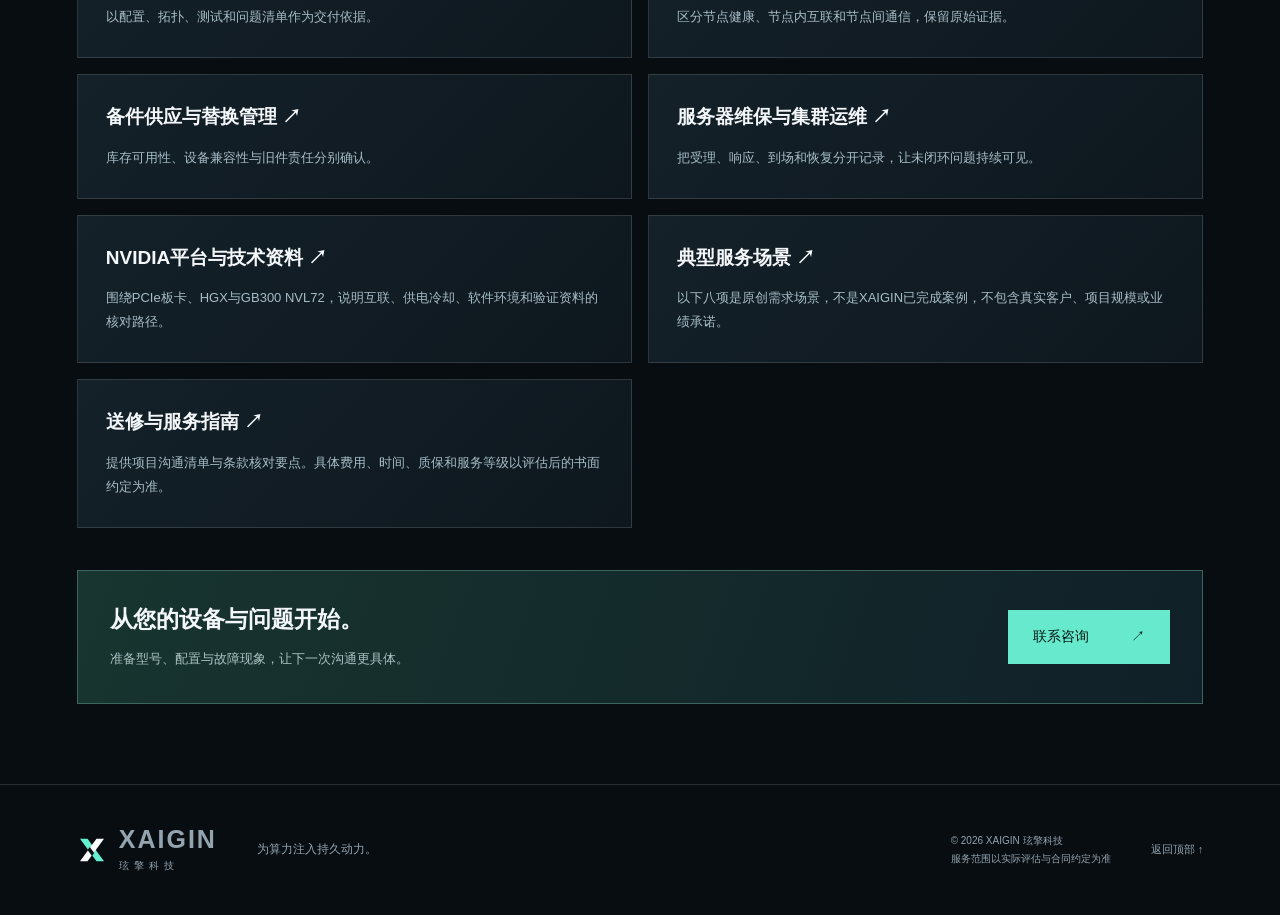
<file: solutions.html>
<!doctype html>
<html lang="zh-CN"><head><meta charset="utf-8"><meta name="viewport" content="width=device-width,initial-scale=1"><meta name="description" content="按客户类型与设备生命周期组织六项服务、平台知识、典型场景及送修指南。XAIGIN目前处于筹建阶段，具体项目须先评估承接条件。"><title>解决方案与资料 · XAIGIN 玹擎科技</title><link rel="icon" href="assets/brand.svg" type="image/svg+xml"><link rel="stylesheet" href="styles/site.css?v=20261010-burst"><link rel="stylesheet" href="styles/library.css?v=20261026-library"><script src="scripts/library.js?v=20261026-library" defer></script></head>
<body class="library-page"><a class="skip" href="#content">跳转至正文</a>
<header class="header"><a class="brand" href="index.html#home" aria-label="XAIGIN 玹擎科技首页"><img src="assets/brand.svg" alt="" width="32" height="32"><span>XAIGIN<small>玹擎科技</small></span></a><button id="menu-toggle" aria-expanded="false" aria-controls="main-nav" aria-label="打开导航">菜单 <span>☰</span></button><nav id="main-nav" aria-label="主导航"><a href="index.html#services">核心服务</a><a href="solutions.html" aria-current="page">解决方案与资料</a><a href="technology.html">平台技术</a><a href="scenarios.html">典型场景</a><a class="nav-contact" href="index.html#contact">联系咨询 ↗</a></nav></header>
<main id="content"><section class="library-hero"><div class="library-hero-inner"><nav class="breadcrumbs" aria-label="面包屑"><a href="index.html">首页</a><span>/</span><a href="solutions.html">方案与资料</a><span>/</span><span aria-current="page">解决方案与资料</span></nav><div class="library-lead"><div><div class="eyebrow">SOLUTIONS &amp; RESOURCES</div><h1>解决方案与资料</h1><p>从业务负载、设备现状和现场条件出发，找到需要解决的问题，再确定服务范围与验证方式。</p><a class="text-link" href="#chapters">查看内容目录 ↓</a></div><div class="system-graphic" role="img" aria-label="从设备配置到互联验证，再到持续维护的服务路径示意"><span class="graphic-label">COMPUTE / CONNECT / CARE</span><div class="rack-nodes"><div><i></i><i></i><i></i><b>GPU</b></div><div><i></i><i></i><i></i><b>FABRIC</b></div><div><i></i><i></i><i></i><b>SYSTEM</b></div></div><div class="graphic-route"><span>配置核对</span><span>协同验证</span><span>持续维护</span></div><small>服务路径示意</small></div></div></div></section>
<div class="reading-layout"><aside class="chapter-nav" id="chapters"><details open><summary>本页目录 <span aria-hidden="true">↕</span></summary><nav aria-label="本页章节"><a href="#customers"><span>01</span>不同客户，从不同问题开始</a><a href="#services"><span>02</span>六项服务如何衔接</a><a href="#resources"><span>03</span>资料从哪里读起</a><a href="#engagement"><span>04</span>从咨询到实施的四个确认点</a><a href="#boundary"><span>05</span>当前服务边界</a><a href="#library"><span>↗</span>服务与资料目录</a></nav></details><a class="chapter-contact" href="index.html#contact">沟通设备与需求 ↗</a></aside><div class="article-body"><section class="article-section" id="customers"><div class="chapter-number">01 /</div><h2>不同客户，从不同问题开始</h2><div class="detail-grid"><article class="detail-card"><h3>智算中心：关注可交付与可维护</h3><p>先梳理设备批次、机柜位置、供电与冷却条件，再列出管理网络、计算网络和存储的责任边界。新设备交付应与持续运维一起考虑：谁接收告警、谁批准停机、备件由谁提供、问题如何升级。可从部署交付、稳定性测试和维保页面了解资料要求。</p></article><article class="detail-card"><h3>AI企业：让配置贴近实际负载</h3><p>提供模型规模、精度、上下文长度、并发目标与数据路径，区分训练、微调和推理。选择设备时同时核对显存、通信、存储及软件支持。先用可复现任务验证配置，再决定批量投入；不以单项峰值算力替代业务效果。</p></article><article class="detail-card"><h3>科研团队：保留可复现的实验环境</h3><p>描述研究任务、框架版本、依赖库、数据规模和共享方式。对已有设备，先记录驱动、容器、网络及权限配置，再安排升级或故障排查。验收材料应使团队能够重新运行约定样例，并明确实验数据由谁保管。</p></article><article class="detail-card"><h3>厂商与渠道：明确配套和流转责任</h3><p>按机型、部件编号、板卡版本和批次建立清单，区分整机交付、部件检测、维修和替换。批量业务先约定抽样与逐件检验范围、返修分类、包装标识、旧件归属及追溯方式。是否具备对应工装和测试平台，需要在接单前核实。</p></article></div></section><section class="article-section" id="services"><div class="chapter-number">02 /</div><h2>六项服务如何衔接</h2><div class="detail-grid"><article class="detail-card"><h3>发现故障 → GPU板卡与基板维修</h3><p>收集现象与日志，确认授权、检测范围及不可修处理，再决定维修方案。修复结论需要在约定平台和负载中复测。</p></article><article class="detail-card"><h3>配置变化 → 设备选型与拆改配</h3><p>检查接口、空间、供电、散热和固件兼容性。以样机验证与回退条件控制批量变更风险。</p></article><article class="detail-card"><h3>设备到场 → 整机部署与交付验证</h3><p>从到货核验、机位与布线到软件环境和交接资料，逐项记录已满足条件与待整改项目。</p></article><article class="detail-card"><h3>运行异常 → 负载与互联稳定性测试</h3><p>分别检查计算、显存、设备间互联与节点间网络，以测试条件、趋势记录和错误变化支撑结论。</p></article><article class="detail-card"><h3>需要替换 → 备件供应与替换管理</h3><p>核对型号与版本、来源和成色、测试记录及质保条款；实际库存、交期和可替代性单独确认。</p></article><article class="detail-card"><h3>持续运行 → 服务器维保与集群运维</h3><p>建立资产、工单与变更记录，分别约定响应、到场和恢复目标，明确远程、现场及原厂支持分工。</p></article></div></section><section class="article-section" id="resources"><div class="chapter-number">03 /</div><h2>资料从哪里读起</h2><div class="detail-grid"><article class="detail-card"><h3>平台与技术</h3><p>需要区分PCIe板卡、HGX平台与GB300 NVL72时，先读平台资料；技术规格以相应原厂和整机厂文档为准。</p></article><article class="detail-card"><h3>典型场景</h3><p>八个原创场景展示问题、处理思路和验证交付。它们用于需求沟通，不是XAIGIN已完成项目或客户案例。</p></article><article class="detail-card"><h3>送修与服务指南</h3><p>准备设备信息、现象日志、授权及数据处理要求，同时了解检测、验收、质保、备件和服务时限的约定方式。</p></article></div></section><section class="article-section" id="engagement"><div class="chapter-number">04 /</div><h2>从咨询到实施的四个确认点</h2><ol class="delivery-route"><li><span>01</span><div><h3>提交可核对的资料</h3><p>至少说明设备型号与数量、当前状态、业务影响、所在地和期望时间；暂缺的信息直接标明待确认。</p></div></li><li><span>02</span><div><h3>确认范围与资源</h3><p>核实平台、人员、场地、工具及协作条件，说明哪些动作可做、哪些需要原厂或其他专业方参与。</p></div></li><li><span>03</span><div><h3>确定验收与授权</h3><p>把负载、测试范围、停机窗口、数据访问、费用和失败处理写入项目约定，避免仅凭口头目标推进。</p></div></li><li><span>04</span><div><h3>形成可交接记录</h3><p>按实际实施内容交付清单、测试记录和遗留问题，未验证项目单列，不将局部测试扩展为整套系统保证。</p></div></li></ol></section><section class="article-section" id="boundary"><div class="chapter-number">05 /</div><h2>当前服务边界</h2><p>XAIGIN正在筹建服务体系。页面呈现的是业务方向、需求评估方法与资料准备要求，不代表已具备所有平台的维修能力、现货库存或跨区域驻场资源。具体承接范围、时间和交付内容，以核实设备及现场条件后的书面约定为准。</p><p>涉及液冷施工、机房工程、租赁、OEM定制、数据清除或资产处置的需求，应先确定实施主体、授权和责任条件，再决定是否进入项目。</p></section><section class="article-section" id="library"><div class="chapter-number">EXPLORE /</div><h2>服务与资料目录</h2><div class="resource-grid"><a class="resource-card" href="repair.html"><span class="eyebrow">诊断与修复评估</span><h3>GPU 板卡与基板维修 <span aria-hidden="true">↗</span></h3><p>将收货、诊断、维修决策和修后复测串成可核对的记录。</p></a><a class="resource-card" href="configuration.html"><span class="eyebrow">配置评估与变更</span><h3>设备选型与拆改配 <span aria-hidden="true">↗</span></h3><p>先确认兼容与试点结果，再安排拆改配和批量变更。</p></a><a class="resource-card" href="deployment.html"><span class="eyebrow">从到货到可运行</span><h3>整机部署与交付验证 <span aria-hidden="true">↗</span></h3><p>以配置、拓扑、测试和问题清单作为交付依据。</p></a><a class="resource-card" href="validation.html"><span class="eyebrow">把结果放回测试条件</span><h3>负载与互联稳定性测试 <span aria-hidden="true">↗</span></h3><p>区分节点健康、节点内互联和节点间通信，保留原始证据。</p></a><a class="resource-card" href="spares.html"><span class="eyebrow">适配、状态与流转</span><h3>备件供应与替换管理 <span aria-hidden="true">↗</span></h3><p>库存可用性、设备兼容性与旧件责任分别确认。</p></a><a class="resource-card" href="maintenance.html"><span class="eyebrow">围绕资产与工单持续管理</span><h3>服务器维保与集群运维 <span aria-hidden="true">↗</span></h3><p>把受理、响应、到场和恢复分开记录，让未闭环问题持续可见。</p></a><a class="resource-card" href="technology.html"><span class="eyebrow">PLATFORM &amp; TECHNOLOGY</span><h3>NVIDIA平台与技术资料 <span aria-hidden="true">↗</span></h3><p>围绕PCIe板卡、HGX与GB300 NVL72，说明互联、供电冷却、软件环境和验证资料的核对路径。</p></a><a class="resource-card" href="scenarios.html"><span class="eyebrow">TYPICAL SCENARIOS</span><h3>典型服务场景 <span aria-hidden="true">↗</span></h3><p>以下八项是原创需求场景，不是XAIGIN已完成案例，不包含真实客户、项目规模或业绩承诺。</p></a><a class="resource-card" href="guide.html"><span class="eyebrow">SERVICE GUIDE</span><h3>送修与服务指南 <span aria-hidden="true">↗</span></h3><p>提供项目沟通清单与条款核对要点。具体费用、时间、质保和服务等级以评估后的书面约定为准。</p></a></div></section><div class="scope-note"><strong>服务范围说明</strong><p>XAIGIN 处于维修中心筹建与能力建设阶段。本文用于说明服务思路；具体承接型号、工具、现场资源、响应安排及质保条件，需评估后在方案与合同中确认。</p></div></div></div>
<section class="related-section"><div class="eyebrow">CONTINUE EXPLORING</div><h2>把下一步，也想清楚。</h2><div class="resource-grid"><a class="resource-card" href="repair.html"><h3>GPU 板卡与基板维修 ↗</h3><p>将收货、诊断、维修决策和修后复测串成可核对的记录。</p></a><a class="resource-card" href="configuration.html"><h3>设备选型与拆改配 ↗</h3><p>先确认兼容与试点结果，再安排拆改配和批量变更。</p></a><a class="resource-card" href="deployment.html"><h3>整机部署与交付验证 ↗</h3><p>以配置、拓扑、测试和问题清单作为交付依据。</p></a><a class="resource-card" href="validation.html"><h3>负载与互联稳定性测试 ↗</h3><p>区分节点健康、节点内互联和节点间通信，保留原始证据。</p></a><a class="resource-card" href="spares.html"><h3>备件供应与替换管理 ↗</h3><p>库存可用性、设备兼容性与旧件责任分别确认。</p></a><a class="resource-card" href="maintenance.html"><h3>服务器维保与集群运维 ↗</h3><p>把受理、响应、到场和恢复分开记录，让未闭环问题持续可见。</p></a><a class="resource-card" href="technology.html"><h3>NVIDIA平台与技术资料 ↗</h3><p>围绕PCIe板卡、HGX与GB300 NVL72，说明互联、供电冷却、软件环境和验证资料的核对路径。</p></a><a class="resource-card" href="scenarios.html"><h3>典型服务场景 ↗</h3><p>以下八项是原创需求场景，不是XAIGIN已完成案例，不包含真实客户、项目规模或业绩承诺。</p></a><a class="resource-card" href="guide.html"><h3>送修与服务指南 ↗</h3><p>提供项目沟通清单与条款核对要点。具体费用、时间、质保和服务等级以评估后的书面约定为准。</p></a></div><div class="library-cta"><div><h3>从您的设备与问题开始。</h3><p>准备型号、配置与故障现象，让下一次沟通更具体。</p></div><a class="button primary" href="index.html#contact">联系咨询 <span>↗</span></a></div></section></main>
<footer class="footer"><a class="brand" href="index.html"><img src="assets/brand.svg" alt="" width="30" height="30"><span>XAIGIN<small>玹擎科技</small></span></a><p>为算力注入持久动力。</p><small>© <span id="year">2026</span> XAIGIN 玹擎科技<br>服务范围以实际评估与合同约定为准</small><a href="#content">返回顶部 ↑</a></footer></body></html>
</file>
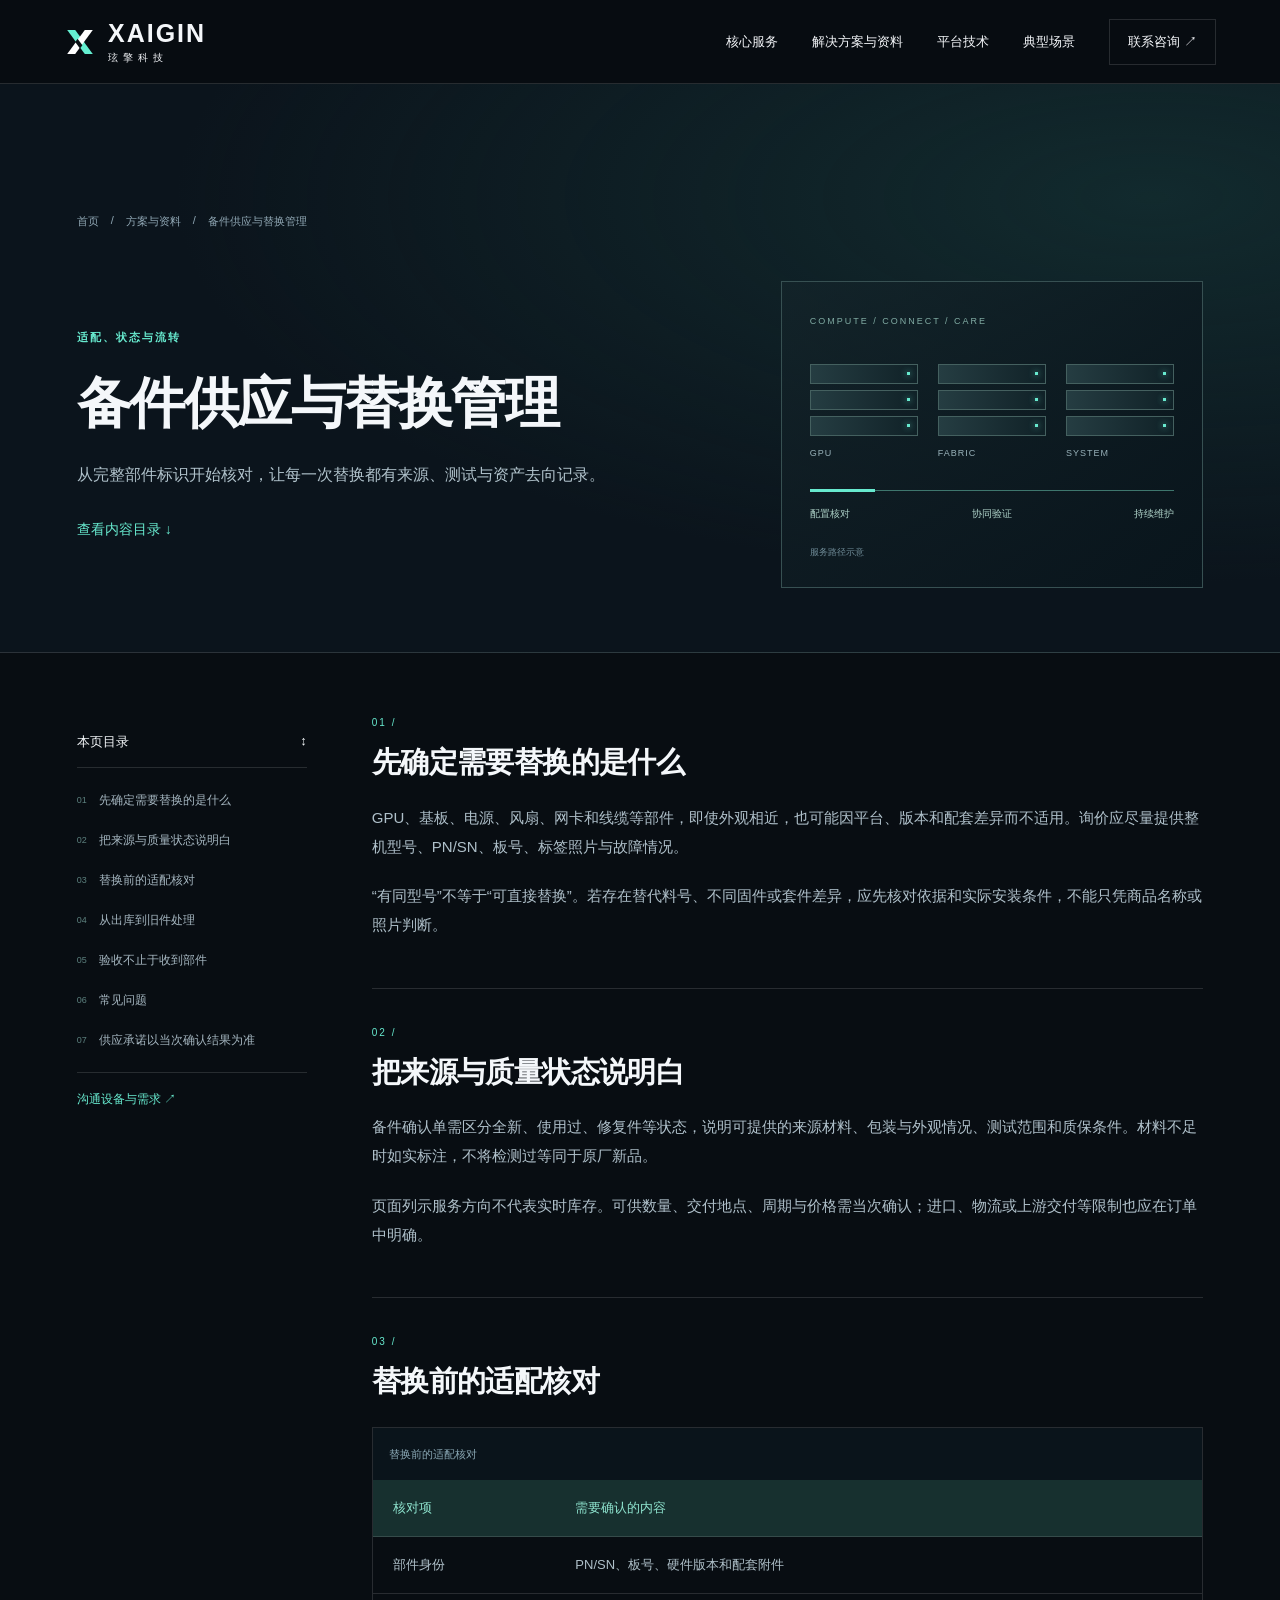
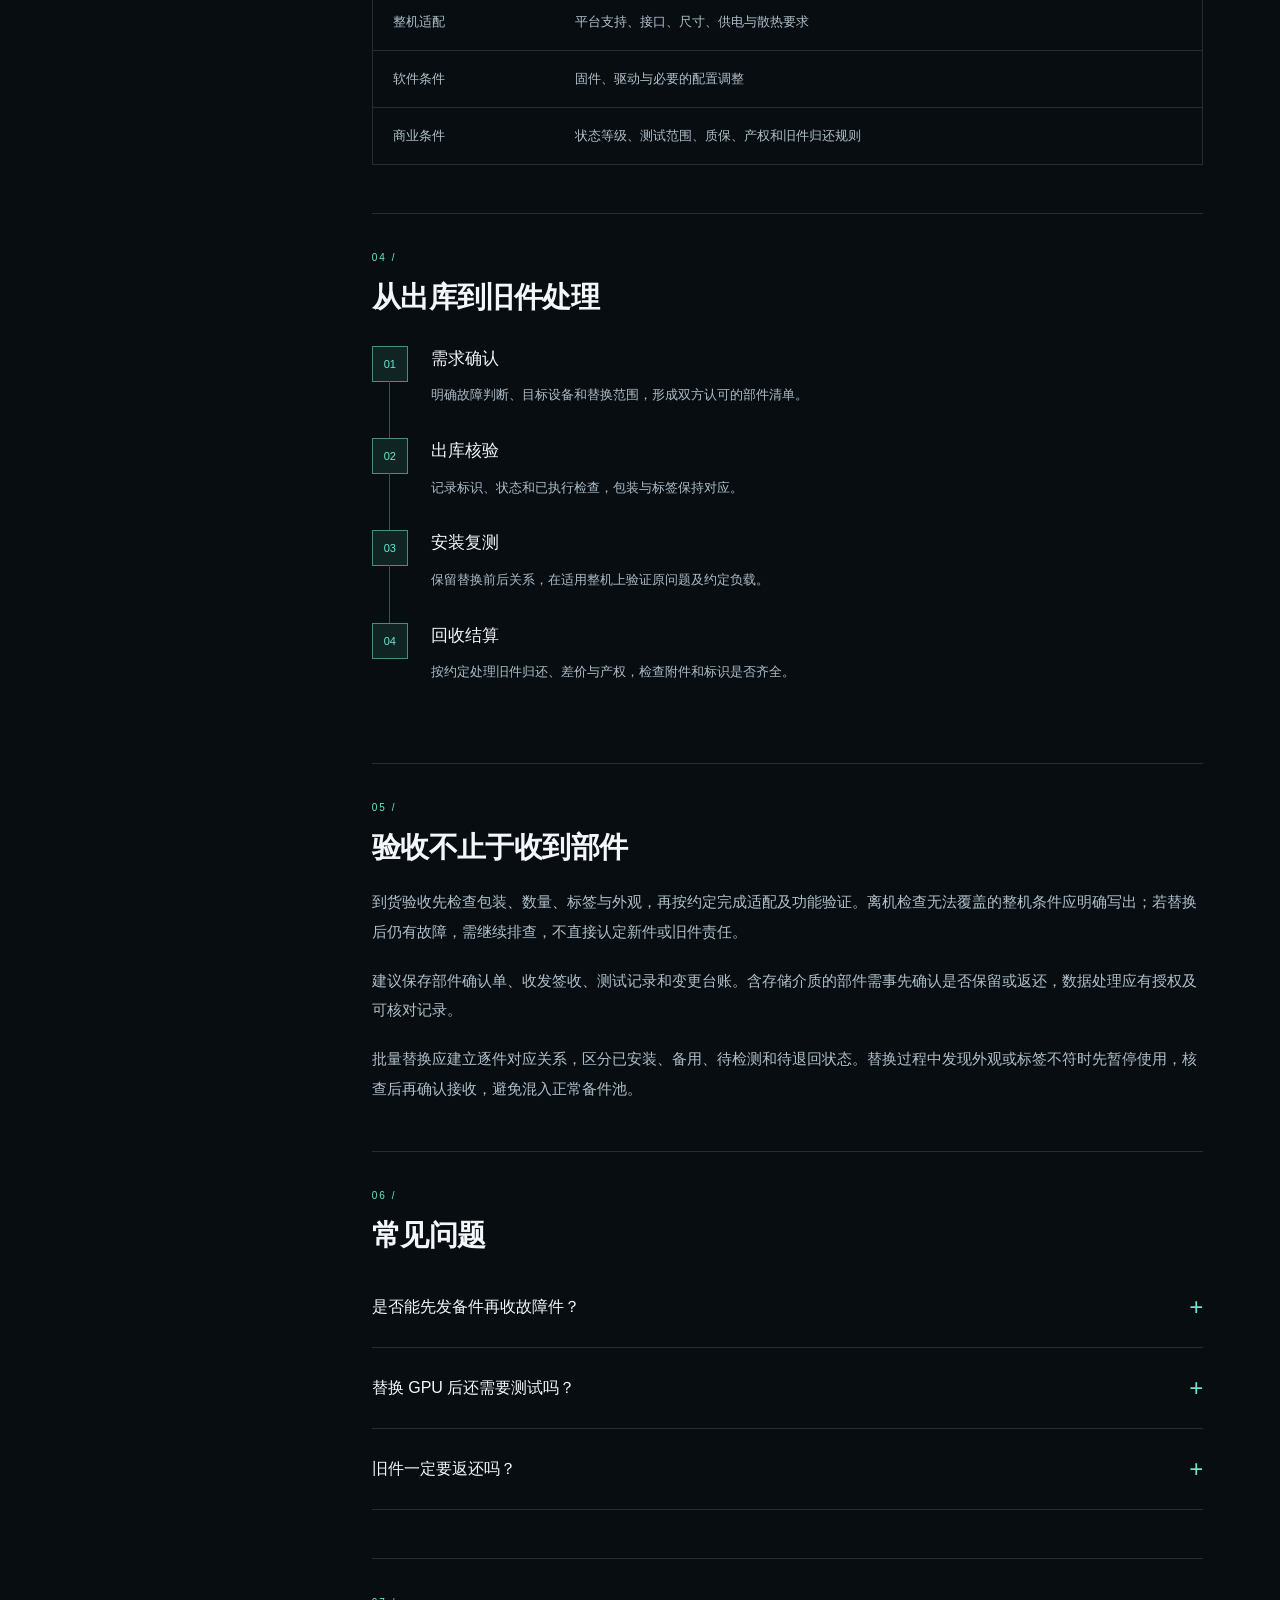
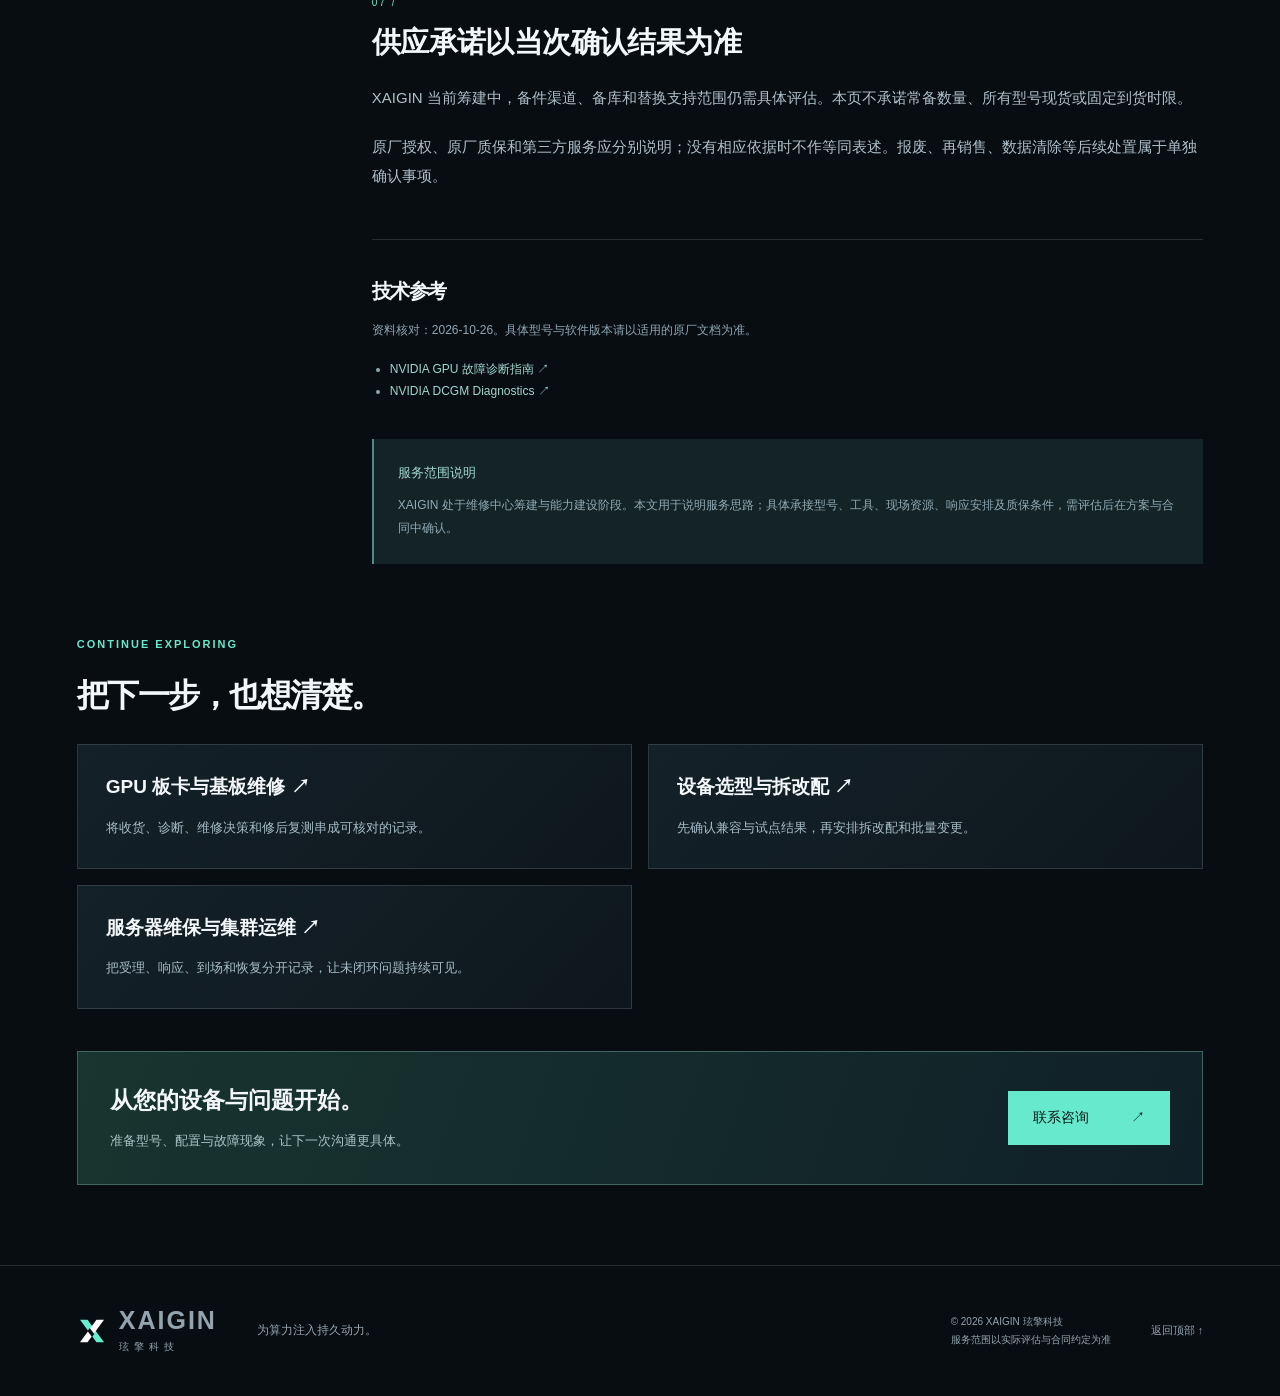
<file: spares.html>
<!doctype html>
<html lang="zh-CN"><head><meta charset="utf-8"><meta name="viewport" content="width=device-width,initial-scale=1"><meta name="description" content="库存可用性、设备兼容性与旧件责任分别确认。"><title>备件供应与替换管理 · XAIGIN 玹擎科技</title><link rel="icon" href="assets/brand.svg" type="image/svg+xml"><link rel="stylesheet" href="styles/site.css?v=20261010-burst"><link rel="stylesheet" href="styles/library.css?v=20261026-library"><script src="scripts/library.js?v=20261026-library" defer></script></head>
<body class="library-page"><a class="skip" href="#content">跳转至正文</a>
<header class="header"><a class="brand" href="index.html#home" aria-label="XAIGIN 玹擎科技首页"><img src="assets/brand.svg" alt="" width="32" height="32"><span>XAIGIN<small>玹擎科技</small></span></a><button id="menu-toggle" aria-expanded="false" aria-controls="main-nav" aria-label="打开导航">菜单 <span>☰</span></button><nav id="main-nav" aria-label="主导航"><a href="index.html#services">核心服务</a><a href="solutions.html">解决方案与资料</a><a href="technology.html">平台技术</a><a href="scenarios.html">典型场景</a><a class="nav-contact" href="index.html#contact">联系咨询 ↗</a></nav></header>
<main id="content"><section class="library-hero"><div class="library-hero-inner"><nav class="breadcrumbs" aria-label="面包屑"><a href="index.html">首页</a><span>/</span><a href="solutions.html">方案与资料</a><span>/</span><span aria-current="page">备件供应与替换管理</span></nav><div class="library-lead"><div><div class="eyebrow">适配、状态与流转</div><h1>备件供应与替换管理</h1><p>从完整部件标识开始核对，让每一次替换都有来源、测试与资产去向记录。</p><a class="text-link" href="#chapters">查看内容目录 ↓</a></div><div class="system-graphic" role="img" aria-label="从设备配置到互联验证，再到持续维护的服务路径示意"><span class="graphic-label">COMPUTE / CONNECT / CARE</span><div class="rack-nodes"><div><i></i><i></i><i></i><b>GPU</b></div><div><i></i><i></i><i></i><b>FABRIC</b></div><div><i></i><i></i><i></i><b>SYSTEM</b></div></div><div class="graphic-route"><span>配置核对</span><span>协同验证</span><span>持续维护</span></div><small>服务路径示意</small></div></div></div></section>
<div class="reading-layout"><aside class="chapter-nav" id="chapters"><details open><summary>本页目录 <span aria-hidden="true">↕</span></summary><nav aria-label="本页章节"><a href="#scope"><span>01</span>先确定需要替换的是什么</a><a href="#condition"><span>02</span>把来源与质量状态说明白</a><a href="#matching"><span>03</span>替换前的适配核对</a><a href="#circulation"><span>04</span>从出库到旧件处理</a><a href="#acceptance"><span>05</span>验收不止于收到部件</a><a href="#faq"><span>06</span>常见问题</a><a href="#boundary"><span>07</span>供应承诺以当次确认结果为准</a></nav></details><a class="chapter-contact" href="index.html#contact">沟通设备与需求 ↗</a></aside><div class="article-body"><section class="article-section" id="scope"><div class="chapter-number">01 /</div><h2>先确定需要替换的是什么</h2><p>GPU、基板、电源、风扇、网卡和线缆等部件，即使外观相近，也可能因平台、版本和配套差异而不适用。询价应尽量提供整机型号、PN/SN、板号、标签照片与故障情况。</p><p>“有同型号”不等于“可直接替换”。若存在替代料号、不同固件或套件差异，应先核对依据和实际安装条件，不能只凭商品名称或照片判断。</p></section><section class="article-section" id="condition"><div class="chapter-number">02 /</div><h2>把来源与质量状态说明白</h2><p>备件确认单需区分全新、使用过、修复件等状态，说明可提供的来源材料、包装与外观情况、测试范围和质保条件。材料不足时如实标注，不将检测过等同于原厂新品。</p><p>页面列示服务方向不代表实时库存。可供数量、交付地点、周期与价格需当次确认；进口、物流或上游交付等限制也应在订单中明确。</p></section><section class="article-section" id="matching"><div class="chapter-number">03 /</div><h2>替换前的适配核对</h2><div class="table-scroll" role="region" aria-label="替换前的适配核对对照表" tabindex="0"><table><caption>替换前的适配核对</caption><thead><tr><th scope="col">核对项</th><th scope="col">需要确认的内容</th></tr></thead><tbody><tr><td>部件身份</td><td>PN/SN、板号、硬件版本和配套附件</td></tr><tr><td>整机适配</td><td>平台支持、接口、尺寸、供电与散热要求</td></tr><tr><td>软件条件</td><td>固件、驱动与必要的配置调整</td></tr><tr><td>商业条件</td><td>状态等级、测试范围、质保、产权和旧件归还规则</td></tr></tbody></table></div></section><section class="article-section" id="circulation"><div class="chapter-number">04 /</div><h2>从出库到旧件处理</h2><ol class="delivery-route"><li><span>01</span><div><h3>需求确认</h3><p>明确故障判断、目标设备和替换范围，形成双方认可的部件清单。</p></div></li><li><span>02</span><div><h3>出库核验</h3><p>记录标识、状态和已执行检查，包装与标签保持对应。</p></div></li><li><span>03</span><div><h3>安装复测</h3><p>保留替换前后关系，在适用整机上验证原问题及约定负载。</p></div></li><li><span>04</span><div><h3>回收结算</h3><p>按约定处理旧件归还、差价与产权，检查附件和标识是否齐全。</p></div></li></ol></section><section class="article-section" id="acceptance"><div class="chapter-number">05 /</div><h2>验收不止于收到部件</h2><p>到货验收先检查包装、数量、标签与外观，再按约定完成适配及功能验证。离机检查无法覆盖的整机条件应明确写出；若替换后仍有故障，需继续排查，不直接认定新件或旧件责任。</p><p>建议保存部件确认单、收发签收、测试记录和变更台账。含存储介质的部件需事先确认是否保留或返还，数据处理应有授权及可核对记录。</p><p>批量替换应建立逐件对应关系，区分已安装、备用、待检测和待退回状态。替换过程中发现外观或标签不符时先暂停使用，核查后再确认接收，避免混入正常备件池。</p></section><section class="article-section" id="faq"><div class="chapter-number">06 /</div><h2>常见问题</h2><div class="faq-list"><details><summary>是否能先发备件再收故障件？<span aria-hidden="true">+</span></summary><p>可作为需求评估，是否安排取决于实际资源与合同。需事先约定押金或结算、归还期限、旧件状态和差异处理。</p></details><details><summary>替换 GPU 后还需要测试吗？<span aria-hidden="true">+</span></summary><p>需要结合原故障和平台进行复测。NVIDIA 的系统诊断可提供辅助证据，不能用一次工具通过代替完整适配与业务验证。</p></details><details><summary>旧件一定要返还吗？<span aria-hidden="true">+</span></summary><p>取决于购买、交换或维修安排。旧件归属和返还要求必须先明确，不应在完成替换后临时追加。</p></details></div></section><section class="article-section" id="boundary"><div class="chapter-number">07 /</div><h2>供应承诺以当次确认结果为准</h2><p>XAIGIN 当前筹建中，备件渠道、备库和替换支持范围仍需具体评估。本页不承诺常备数量、所有型号现货或固定到货时限。</p><p>原厂授权、原厂质保和第三方服务应分别说明；没有相应依据时不作等同表述。报废、再销售、数据清除等后续处置属于单独确认事项。</p></section><section class="article-sources" id="references"><h2>技术参考</h2><p>资料核对：2026-10-26。具体型号与软件版本请以适用的原厂文档为准。</p><ul><li><a href="https://docs.nvidia.com/deploy/gpu-debug-guidelines/index.html" target="_blank" rel="noopener noreferrer">NVIDIA GPU 故障诊断指南 ↗</a></li><li><a href="https://docs.nvidia.com/datacenter/dcgm/latest/user-guide/dcgm-diagnostics.html" target="_blank" rel="noopener noreferrer">NVIDIA DCGM Diagnostics ↗</a></li></ul></section><div class="scope-note"><strong>服务范围说明</strong><p>XAIGIN 处于维修中心筹建与能力建设阶段。本文用于说明服务思路；具体承接型号、工具、现场资源、响应安排及质保条件，需评估后在方案与合同中确认。</p></div></div></div>
<section class="related-section"><div class="eyebrow">CONTINUE EXPLORING</div><h2>把下一步，也想清楚。</h2><div class="resource-grid"><a class="resource-card" href="repair.html"><h3>GPU 板卡与基板维修 ↗</h3><p>将收货、诊断、维修决策和修后复测串成可核对的记录。</p></a><a class="resource-card" href="configuration.html"><h3>设备选型与拆改配 ↗</h3><p>先确认兼容与试点结果，再安排拆改配和批量变更。</p></a><a class="resource-card" href="maintenance.html"><h3>服务器维保与集群运维 ↗</h3><p>把受理、响应、到场和恢复分开记录，让未闭环问题持续可见。</p></a></div><div class="library-cta"><div><h3>从您的设备与问题开始。</h3><p>准备型号、配置与故障现象，让下一次沟通更具体。</p></div><a class="button primary" href="index.html#contact">联系咨询 <span>↗</span></a></div></section></main>
<footer class="footer"><a class="brand" href="index.html"><img src="assets/brand.svg" alt="" width="30" height="30"><span>XAIGIN<small>玹擎科技</small></span></a><p>为算力注入持久动力。</p><small>© <span id="year">2026</span> XAIGIN 玹擎科技<br>服务范围以实际评估与合同约定为准</small><a href="#content">返回顶部 ↑</a></footer></body></html>
</file>
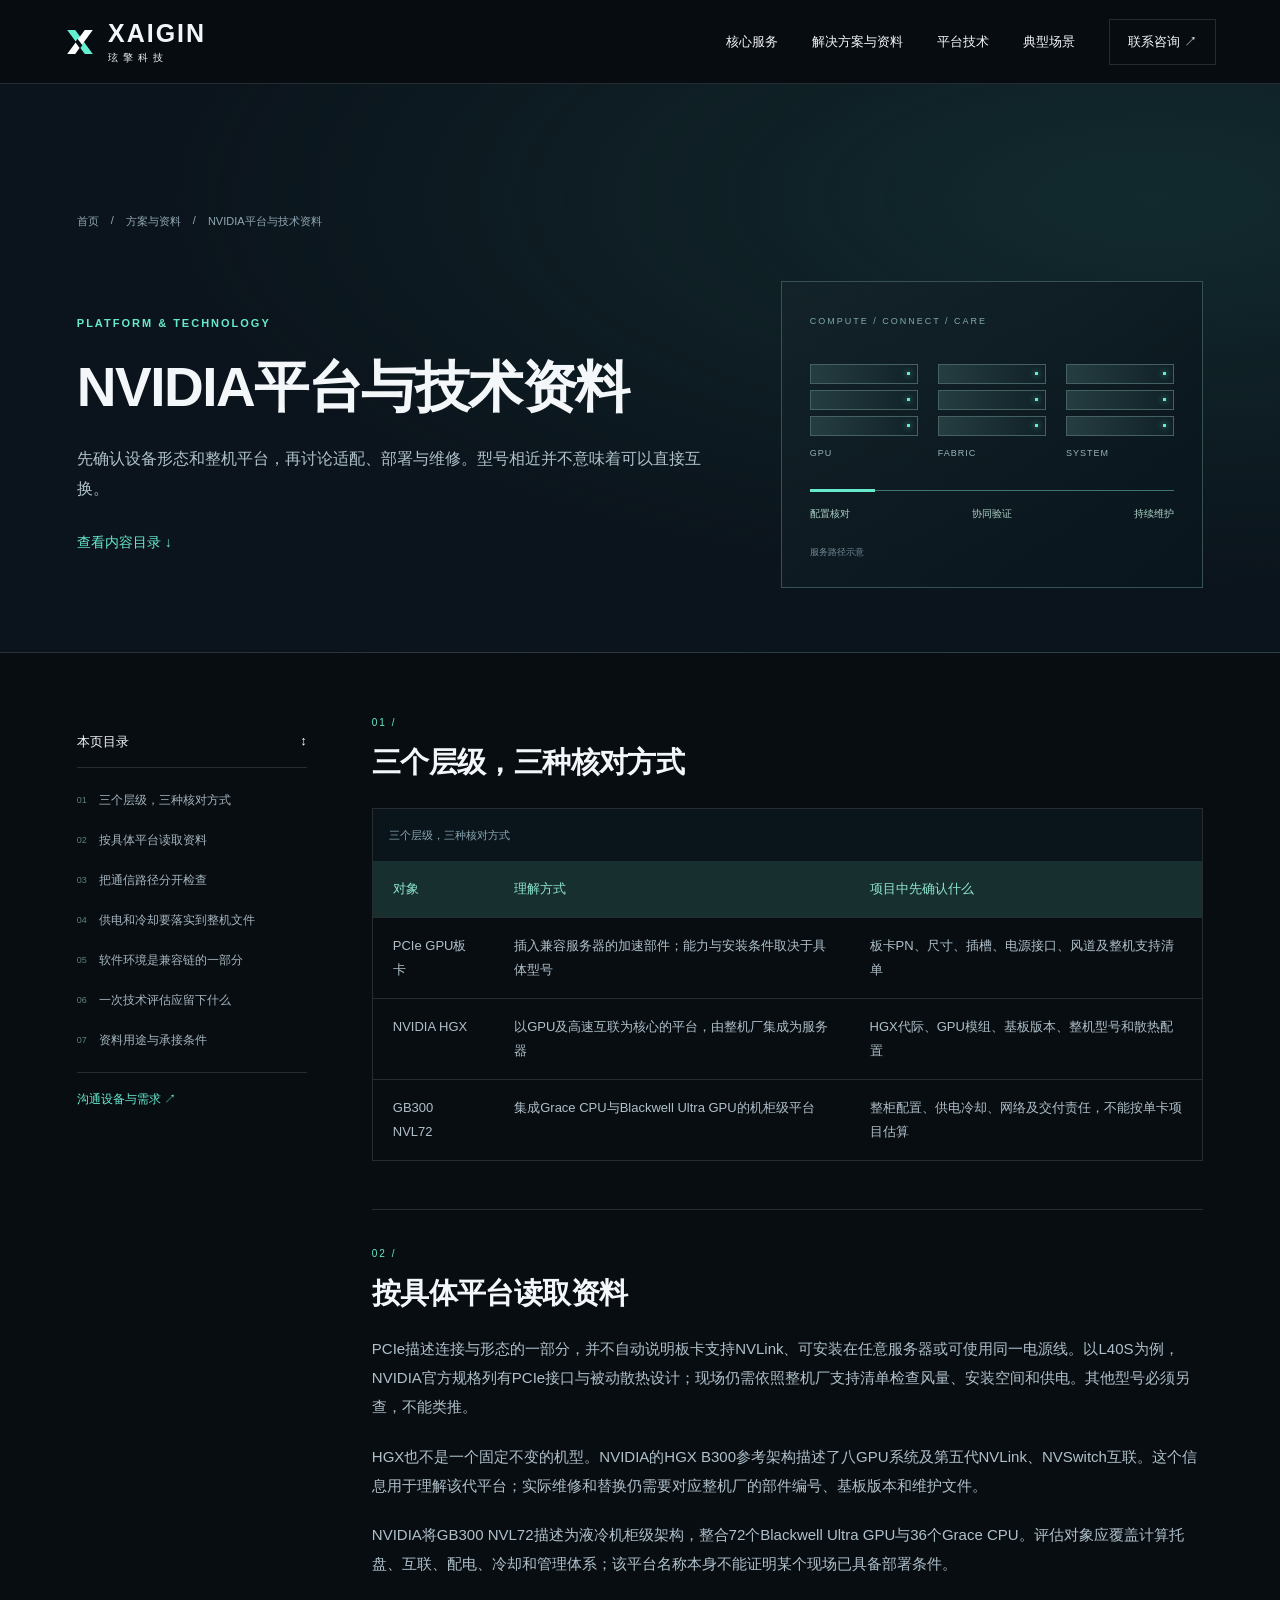
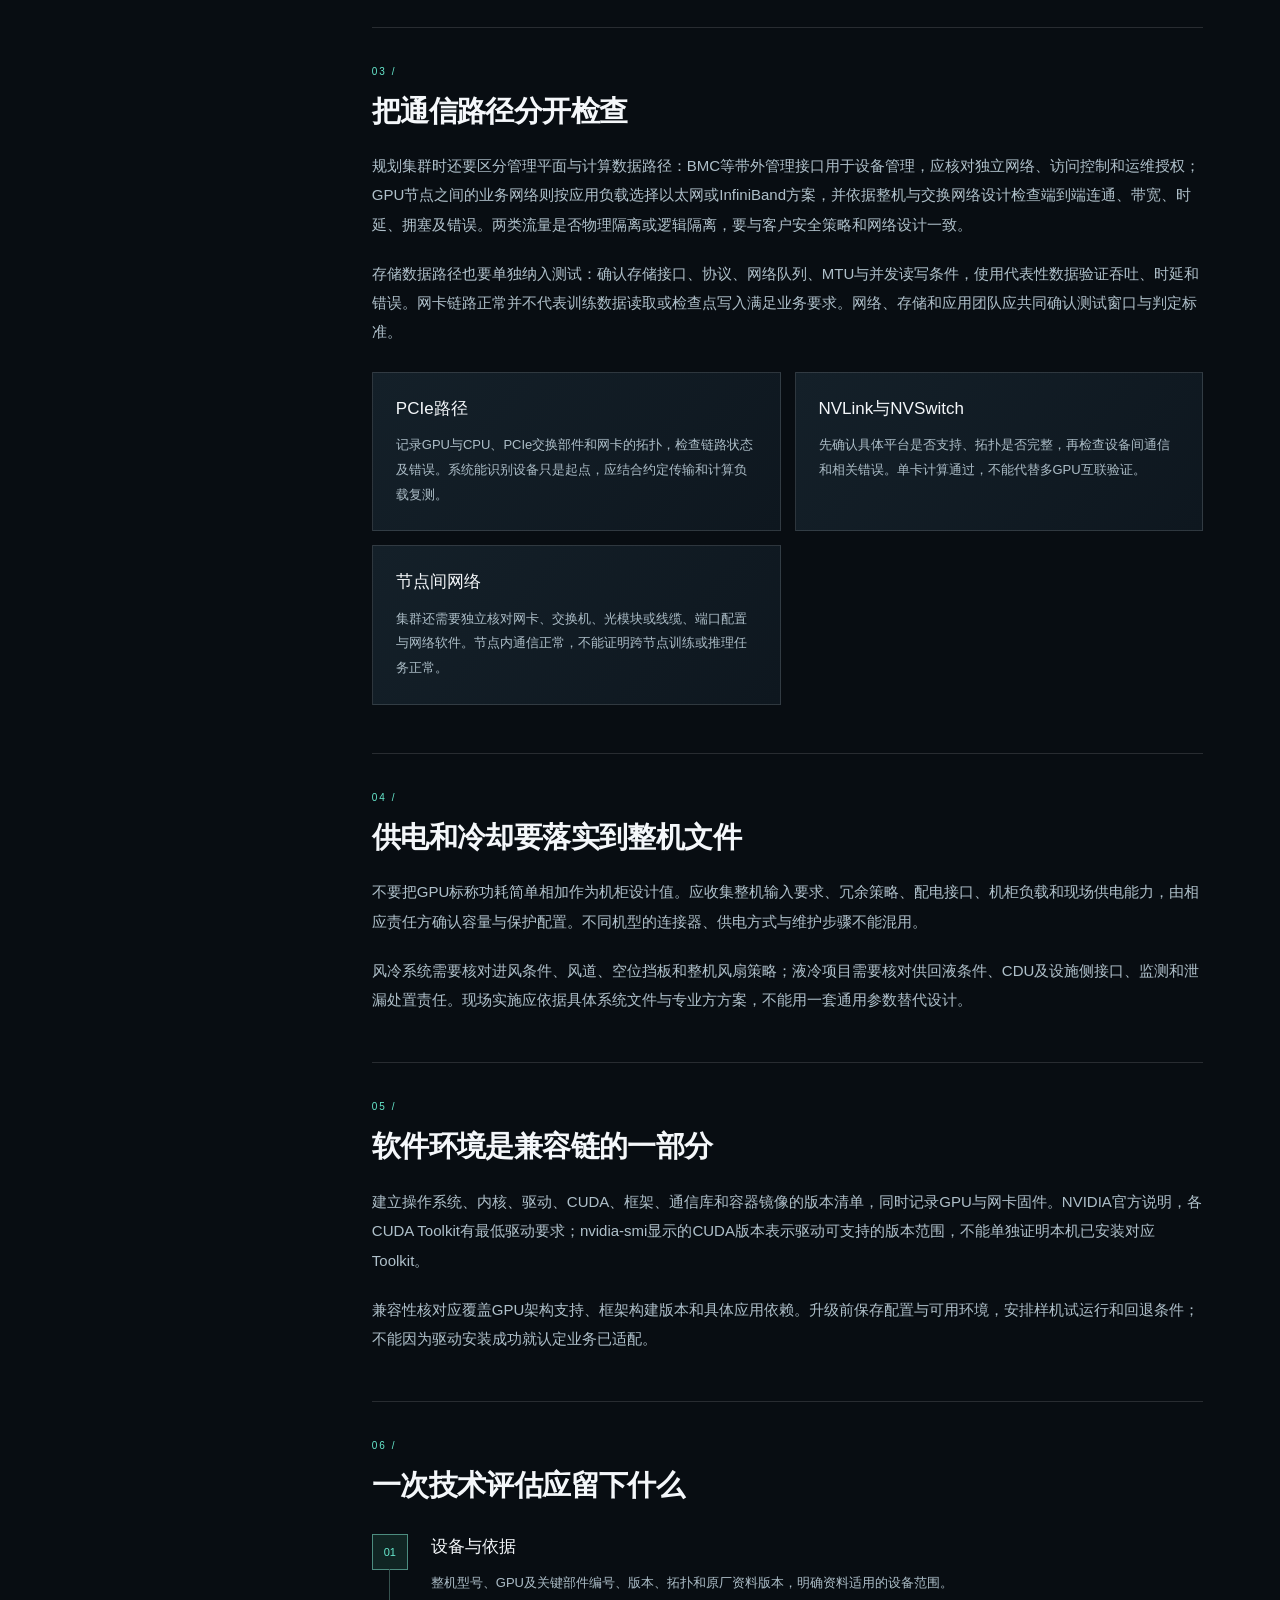
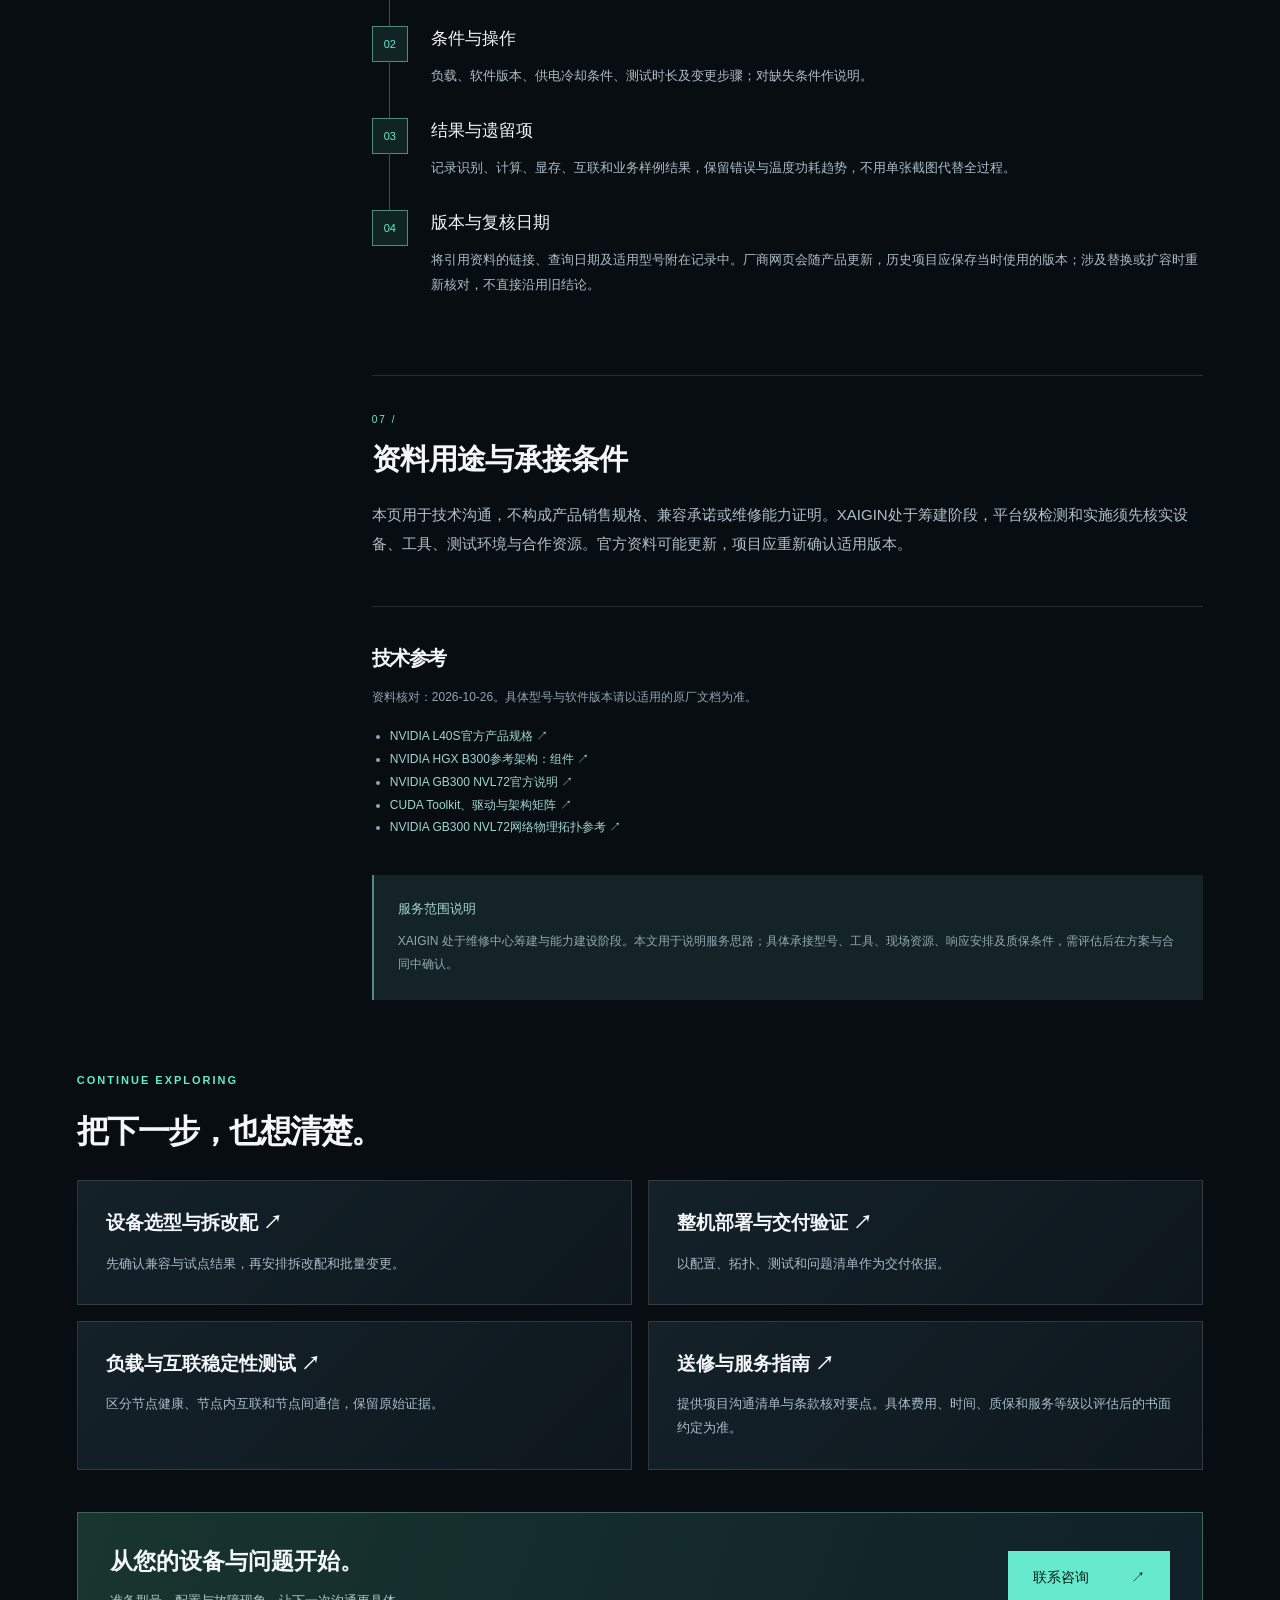
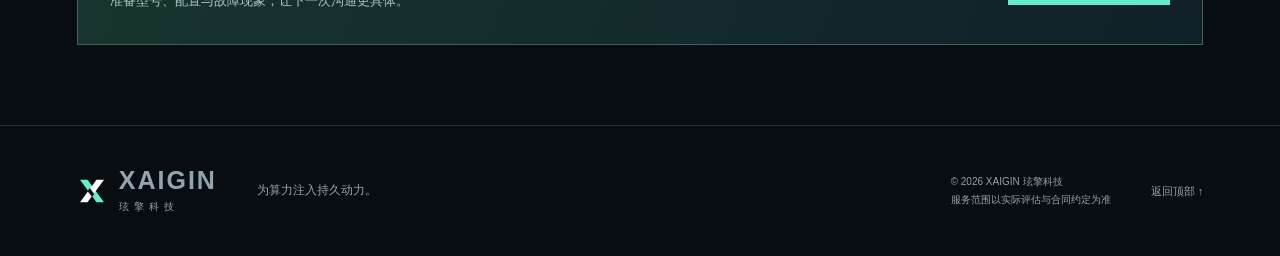
<file: technology.html>
<!doctype html>
<html lang="zh-CN"><head><meta charset="utf-8"><meta name="viewport" content="width=device-width,initial-scale=1"><meta name="description" content="围绕PCIe板卡、HGX与GB300 NVL72，说明互联、供电冷却、软件环境和验证资料的核对路径。"><title>NVIDIA平台与技术资料 · XAIGIN 玹擎科技</title><link rel="icon" href="assets/brand.svg" type="image/svg+xml"><link rel="stylesheet" href="styles/site.css?v=20261010-burst"><link rel="stylesheet" href="styles/library.css?v=20261026-library"><script src="scripts/library.js?v=20261026-library" defer></script></head>
<body class="library-page"><a class="skip" href="#content">跳转至正文</a>
<header class="header"><a class="brand" href="index.html#home" aria-label="XAIGIN 玹擎科技首页"><img src="assets/brand.svg" alt="" width="32" height="32"><span>XAIGIN<small>玹擎科技</small></span></a><button id="menu-toggle" aria-expanded="false" aria-controls="main-nav" aria-label="打开导航">菜单 <span>☰</span></button><nav id="main-nav" aria-label="主导航"><a href="index.html#services">核心服务</a><a href="solutions.html">解决方案与资料</a><a href="technology.html" aria-current="page">平台技术</a><a href="scenarios.html">典型场景</a><a class="nav-contact" href="index.html#contact">联系咨询 ↗</a></nav></header>
<main id="content"><section class="library-hero"><div class="library-hero-inner"><nav class="breadcrumbs" aria-label="面包屑"><a href="index.html">首页</a><span>/</span><a href="solutions.html">方案与资料</a><span>/</span><span aria-current="page">NVIDIA平台与技术资料</span></nav><div class="library-lead"><div><div class="eyebrow">PLATFORM &amp; TECHNOLOGY</div><h1>NVIDIA平台与技术资料</h1><p>先确认设备形态和整机平台，再讨论适配、部署与维修。型号相近并不意味着可以直接互换。</p><a class="text-link" href="#chapters">查看内容目录 ↓</a></div><div class="system-graphic" role="img" aria-label="从设备配置到互联验证，再到持续维护的服务路径示意"><span class="graphic-label">COMPUTE / CONNECT / CARE</span><div class="rack-nodes"><div><i></i><i></i><i></i><b>GPU</b></div><div><i></i><i></i><i></i><b>FABRIC</b></div><div><i></i><i></i><i></i><b>SYSTEM</b></div></div><div class="graphic-route"><span>配置核对</span><span>协同验证</span><span>持续维护</span></div><small>服务路径示意</small></div></div></div></section>
<div class="reading-layout"><aside class="chapter-nav" id="chapters"><details open><summary>本页目录 <span aria-hidden="true">↕</span></summary><nav aria-label="本页章节"><a href="#forms"><span>01</span>三个层级，三种核对方式</a><a href="#platform-details"><span>02</span>按具体平台读取资料</a><a href="#interconnect"><span>03</span>把通信路径分开检查</a><a href="#facility"><span>04</span>供电和冷却要落实到整机文件</a><a href="#software"><span>05</span>软件环境是兼容链的一部分</a><a href="#evidence"><span>06</span>一次技术评估应留下什么</a><a href="#scope"><span>07</span>资料用途与承接条件</a></nav></details><a class="chapter-contact" href="index.html#contact">沟通设备与需求 ↗</a></aside><div class="article-body"><section class="article-section" id="forms"><div class="chapter-number">01 /</div><h2>三个层级，三种核对方式</h2><div class="table-scroll" role="region" aria-label="三个层级，三种核对方式对照表" tabindex="0"><table><caption>三个层级，三种核对方式</caption><thead><tr><th scope="col">对象</th><th scope="col">理解方式</th><th scope="col">项目中先确认什么</th></tr></thead><tbody><tr><td>PCIe GPU板卡</td><td>插入兼容服务器的加速部件；能力与安装条件取决于具体型号</td><td>板卡PN、尺寸、插槽、电源接口、风道及整机支持清单</td></tr><tr><td>NVIDIA HGX</td><td>以GPU及高速互联为核心的平台，由整机厂集成为服务器</td><td>HGX代际、GPU模组、基板版本、整机型号和散热配置</td></tr><tr><td>GB300 NVL72</td><td>集成Grace CPU与Blackwell Ultra GPU的机柜级平台</td><td>整柜配置、供电冷却、网络及交付责任，不能按单卡项目估算</td></tr></tbody></table></div></section><section class="article-section" id="platform-details"><div class="chapter-number">02 /</div><h2>按具体平台读取资料</h2><p>PCIe描述连接与形态的一部分，并不自动说明板卡支持NVLink、可安装在任意服务器或可使用同一电源线。以L40S为例，NVIDIA官方规格列有PCIe接口与被动散热设计；现场仍需依照整机厂支持清单检查风量、安装空间和供电。其他型号必须另查，不能类推。</p><p>HGX也不是一个固定不变的机型。NVIDIA的HGX B300参考架构描述了八GPU系统及第五代NVLink、NVSwitch互联。这个信息用于理解该代平台；实际维修和替换仍需要对应整机厂的部件编号、基板版本和维护文件。</p><p>NVIDIA将GB300 NVL72描述为液冷机柜级架构，整合72个Blackwell Ultra GPU与36个Grace CPU。评估对象应覆盖计算托盘、互联、配电、冷却和管理体系；该平台名称本身不能证明某个现场已具备部署条件。</p></section><section class="article-section" id="interconnect"><div class="chapter-number">03 /</div><h2>把通信路径分开检查</h2><p>规划集群时还要区分管理平面与计算数据路径：BMC等带外管理接口用于设备管理，应核对独立网络、访问控制和运维授权；GPU节点之间的业务网络则按应用负载选择以太网或InfiniBand方案，并依据整机与交换网络设计检查端到端连通、带宽、时延、拥塞及错误。两类流量是否物理隔离或逻辑隔离，要与客户安全策略和网络设计一致。</p><p>存储数据路径也要单独纳入测试：确认存储接口、协议、网络队列、MTU与并发读写条件，使用代表性数据验证吞吐、时延和错误。网卡链路正常并不代表训练数据读取或检查点写入满足业务要求。网络、存储和应用团队应共同确认测试窗口与判定标准。</p><div class="detail-grid"><article class="detail-card"><h3>PCIe路径</h3><p>记录GPU与CPU、PCIe交换部件和网卡的拓扑，检查链路状态及错误。系统能识别设备只是起点，应结合约定传输和计算负载复测。</p></article><article class="detail-card"><h3>NVLink与NVSwitch</h3><p>先确认具体平台是否支持、拓扑是否完整，再检查设备间通信和相关错误。单卡计算通过，不能代替多GPU互联验证。</p></article><article class="detail-card"><h3>节点间网络</h3><p>集群还需要独立核对网卡、交换机、光模块或线缆、端口配置与网络软件。节点内通信正常，不能证明跨节点训练或推理任务正常。</p></article></div></section><section class="article-section" id="facility"><div class="chapter-number">04 /</div><h2>供电和冷却要落实到整机文件</h2><p>不要把GPU标称功耗简单相加作为机柜设计值。应收集整机输入要求、冗余策略、配电接口、机柜负载和现场供电能力，由相应责任方确认容量与保护配置。不同机型的连接器、供电方式与维护步骤不能混用。</p><p>风冷系统需要核对进风条件、风道、空位挡板和整机风扇策略；液冷项目需要核对供回液条件、CDU及设施侧接口、监测和泄漏处置责任。现场实施应依据具体系统文件与专业方方案，不能用一套通用参数替代设计。</p></section><section class="article-section" id="software"><div class="chapter-number">05 /</div><h2>软件环境是兼容链的一部分</h2><p>建立操作系统、内核、驱动、CUDA、框架、通信库和容器镜像的版本清单，同时记录GPU与网卡固件。NVIDIA官方说明，各CUDA Toolkit有最低驱动要求；nvidia-smi显示的CUDA版本表示驱动可支持的版本范围，不能单独证明本机已安装对应Toolkit。</p><p>兼容性核对应覆盖GPU架构支持、框架构建版本和具体应用依赖。升级前保存配置与可用环境，安排样机试运行和回退条件；不能因为驱动安装成功就认定业务已适配。</p></section><section class="article-section" id="evidence"><div class="chapter-number">06 /</div><h2>一次技术评估应留下什么</h2><ol class="delivery-route"><li><span>01</span><div><h3>设备与依据</h3><p>整机型号、GPU及关键部件编号、版本、拓扑和原厂资料版本，明确资料适用的设备范围。</p></div></li><li><span>02</span><div><h3>条件与操作</h3><p>负载、软件版本、供电冷却条件、测试时长及变更步骤；对缺失条件作说明。</p></div></li><li><span>03</span><div><h3>结果与遗留项</h3><p>记录识别、计算、显存、互联和业务样例结果，保留错误与温度功耗趋势，不用单张截图代替全过程。</p></div></li><li><span>04</span><div><h3>版本与复核日期</h3><p>将引用资料的链接、查询日期及适用型号附在记录中。厂商网页会随产品更新，历史项目应保存当时使用的版本；涉及替换或扩容时重新核对，不直接沿用旧结论。</p></div></li></ol></section><section class="article-section" id="scope"><div class="chapter-number">07 /</div><h2>资料用途与承接条件</h2><p>本页用于技术沟通，不构成产品销售规格、兼容承诺或维修能力证明。XAIGIN处于筹建阶段，平台级检测和实施须先核实设备、工具、测试环境与合作资源。官方资料可能更新，项目应重新确认适用版本。</p></section><section class="article-sources" id="references"><h2>技术参考</h2><p>资料核对：2026-10-26。具体型号与软件版本请以适用的原厂文档为准。</p><ul><li><a href="https://www.nvidia.com/en-us/data-center/l40s/" target="_blank" rel="noopener noreferrer">NVIDIA L40S官方产品规格 ↗</a></li><li><a href="https://docs.nvidia.com/enterprise-reference-architectures/hgx-ai-factory/latest/components.html" target="_blank" rel="noopener noreferrer">NVIDIA HGX B300参考架构：组件 ↗</a></li><li><a href="https://www.nvidia.com/en-us/data-center/gb300-nvl72/" target="_blank" rel="noopener noreferrer">NVIDIA GB300 NVL72官方说明 ↗</a></li><li><a href="https://docs.nvidia.com/datacenter/tesla/drivers/cuda-toolkit-driver-and-architecture-matrix.html" target="_blank" rel="noopener noreferrer">CUDA Toolkit、驱动与架构矩阵 ↗</a></li><li><a href="https://docs.nvidia.com/enterprise-reference-architectures/nvl72-ai-factory/latest/networking-physical-topologies.html" target="_blank" rel="noopener noreferrer">NVIDIA GB300 NVL72网络物理拓扑参考 ↗</a></li></ul></section><div class="scope-note"><strong>服务范围说明</strong><p>XAIGIN 处于维修中心筹建与能力建设阶段。本文用于说明服务思路；具体承接型号、工具、现场资源、响应安排及质保条件，需评估后在方案与合同中确认。</p></div></div></div>
<section class="related-section"><div class="eyebrow">CONTINUE EXPLORING</div><h2>把下一步，也想清楚。</h2><div class="resource-grid"><a class="resource-card" href="configuration.html"><h3>设备选型与拆改配 ↗</h3><p>先确认兼容与试点结果，再安排拆改配和批量变更。</p></a><a class="resource-card" href="deployment.html"><h3>整机部署与交付验证 ↗</h3><p>以配置、拓扑、测试和问题清单作为交付依据。</p></a><a class="resource-card" href="validation.html"><h3>负载与互联稳定性测试 ↗</h3><p>区分节点健康、节点内互联和节点间通信，保留原始证据。</p></a><a class="resource-card" href="guide.html"><h3>送修与服务指南 ↗</h3><p>提供项目沟通清单与条款核对要点。具体费用、时间、质保和服务等级以评估后的书面约定为准。</p></a></div><div class="library-cta"><div><h3>从您的设备与问题开始。</h3><p>准备型号、配置与故障现象，让下一次沟通更具体。</p></div><a class="button primary" href="index.html#contact">联系咨询 <span>↗</span></a></div></section></main>
<footer class="footer"><a class="brand" href="index.html"><img src="assets/brand.svg" alt="" width="30" height="30"><span>XAIGIN<small>玹擎科技</small></span></a><p>为算力注入持久动力。</p><small>© <span id="year">2026</span> XAIGIN 玹擎科技<br>服务范围以实际评估与合同约定为准</small><a href="#content">返回顶部 ↑</a></footer></body></html>
</file>
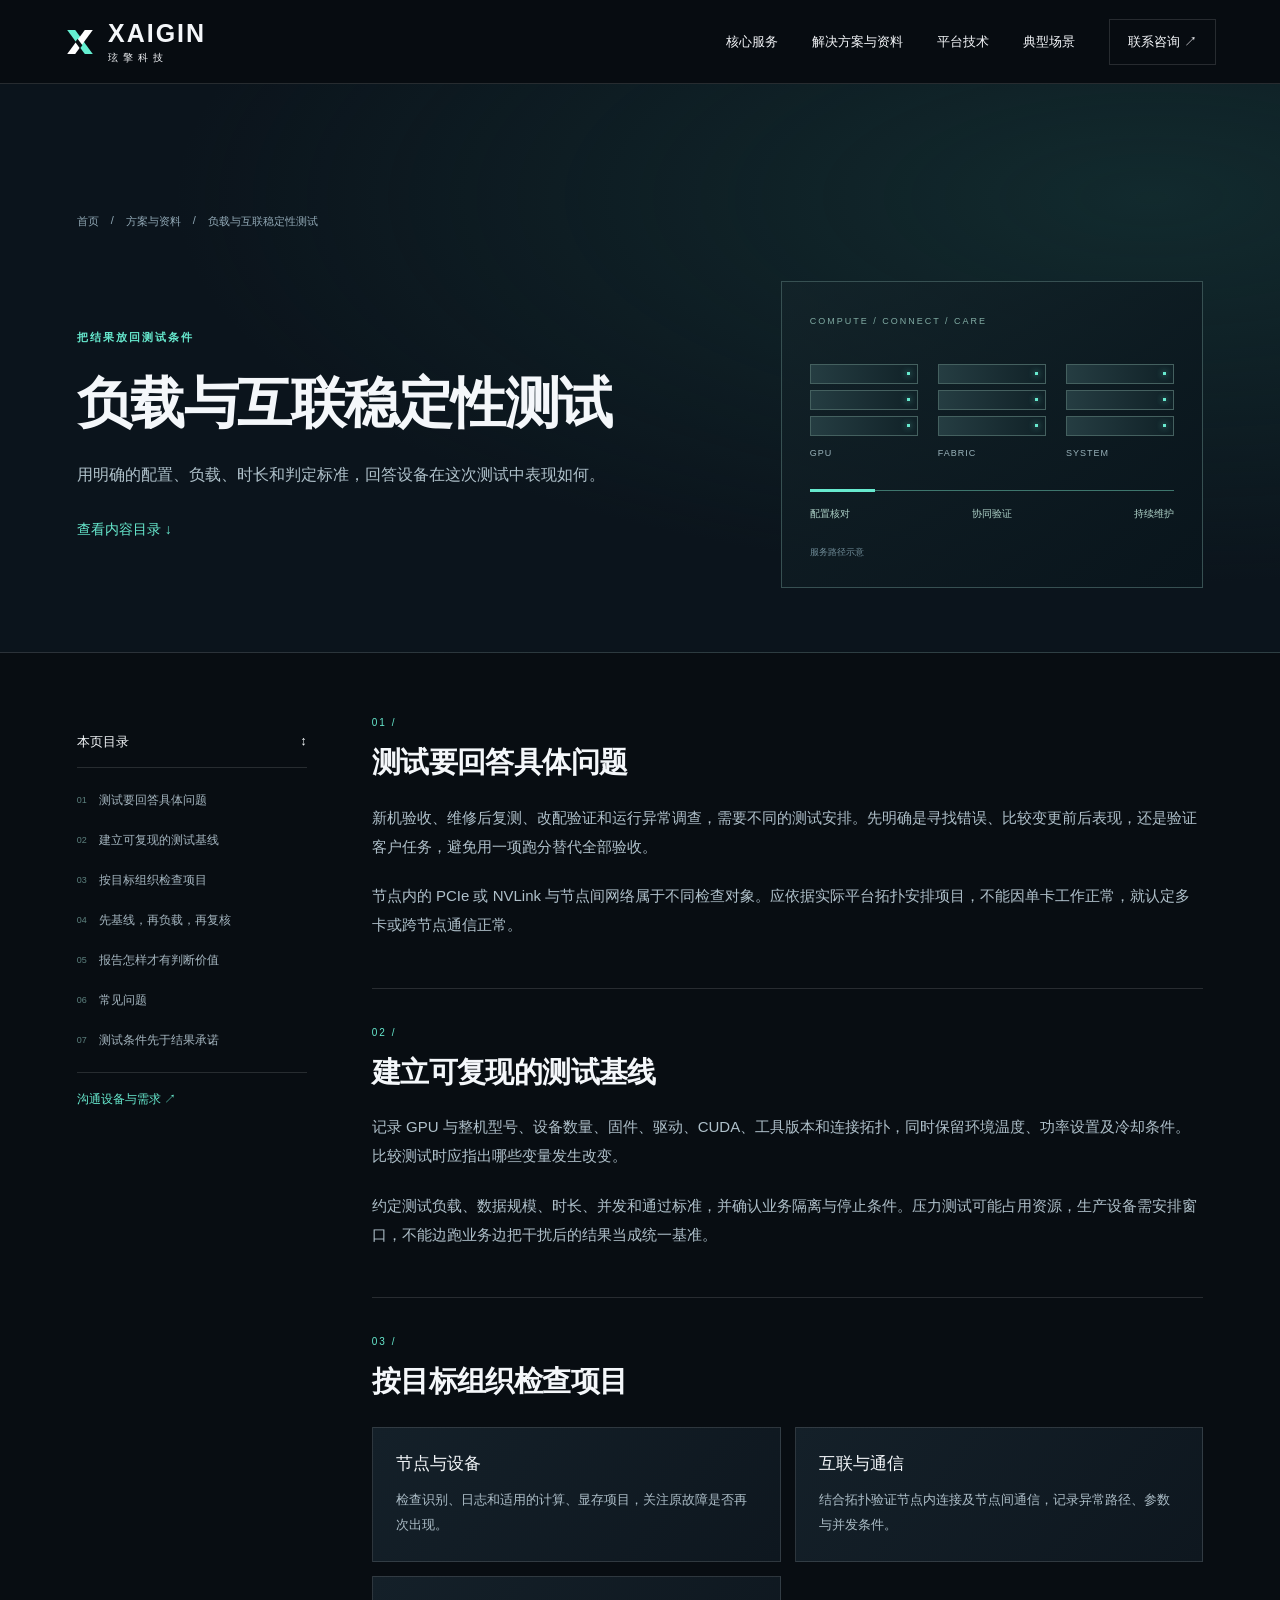
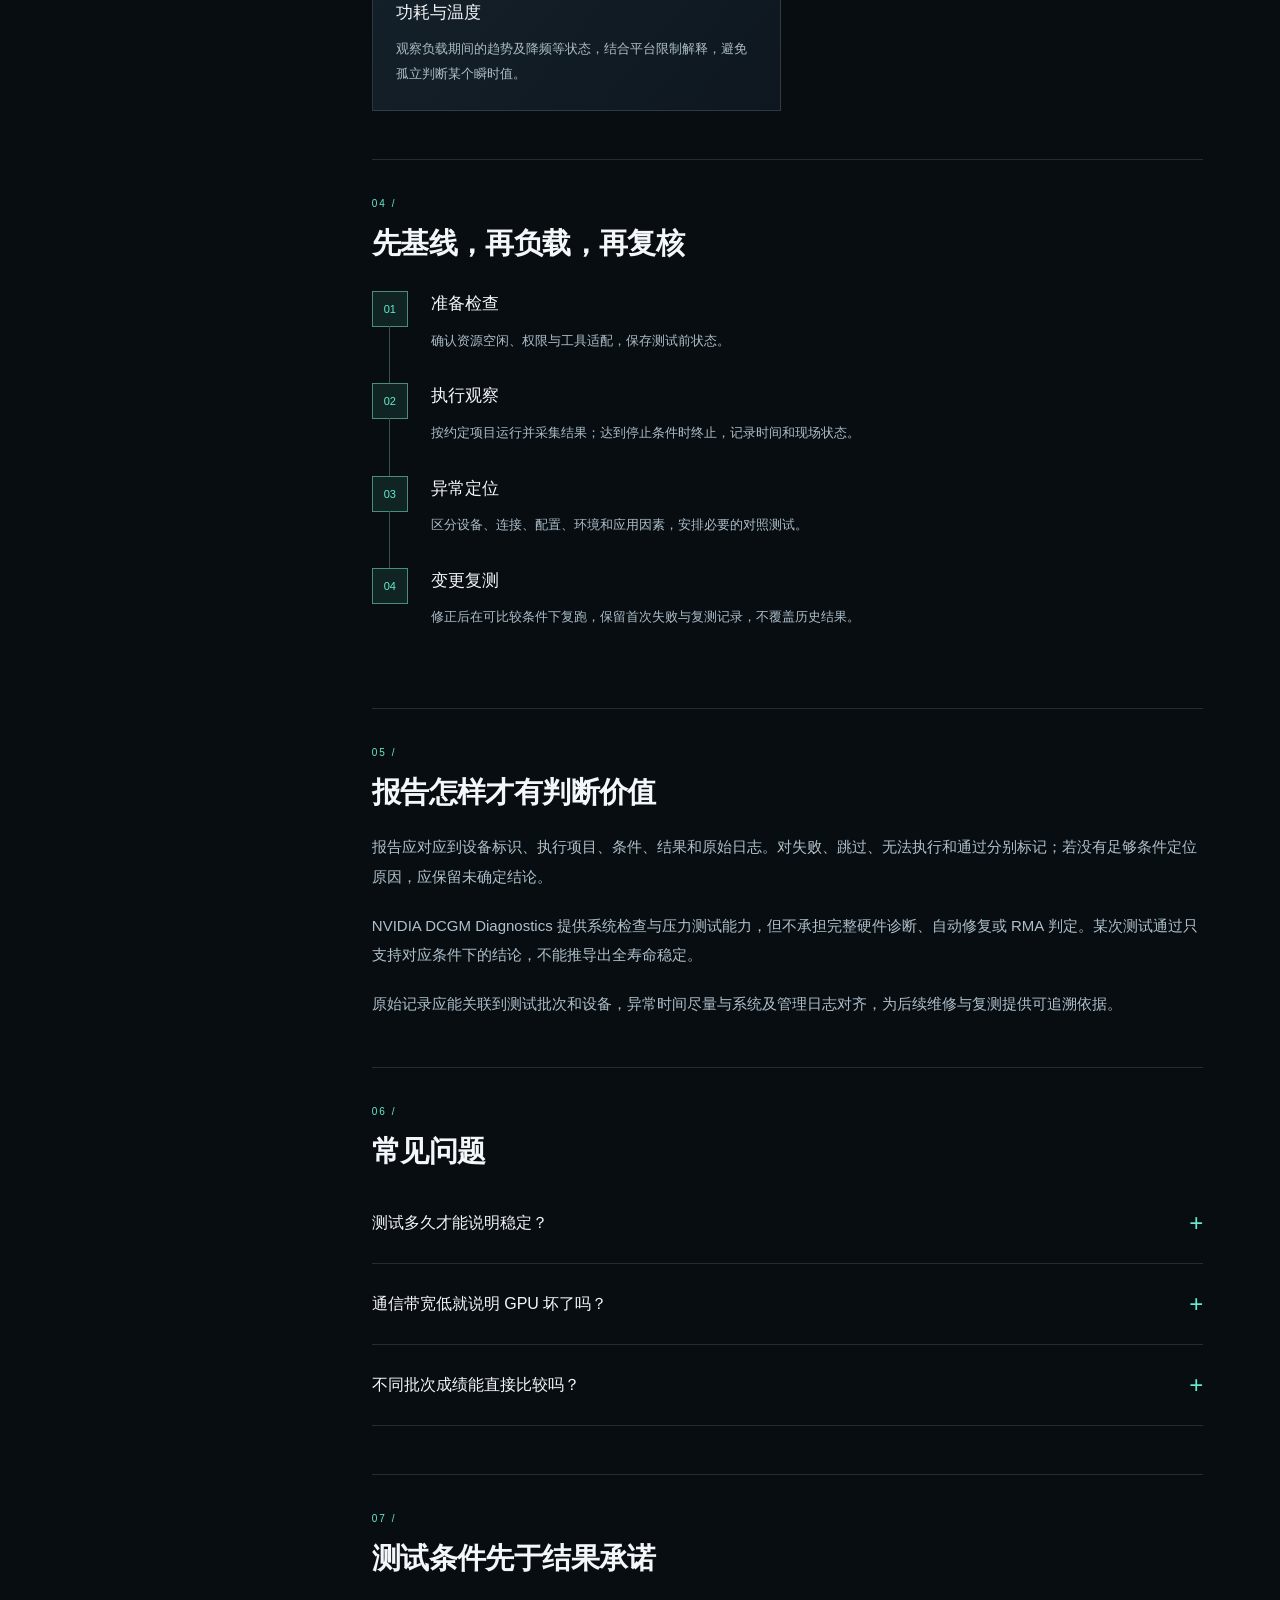
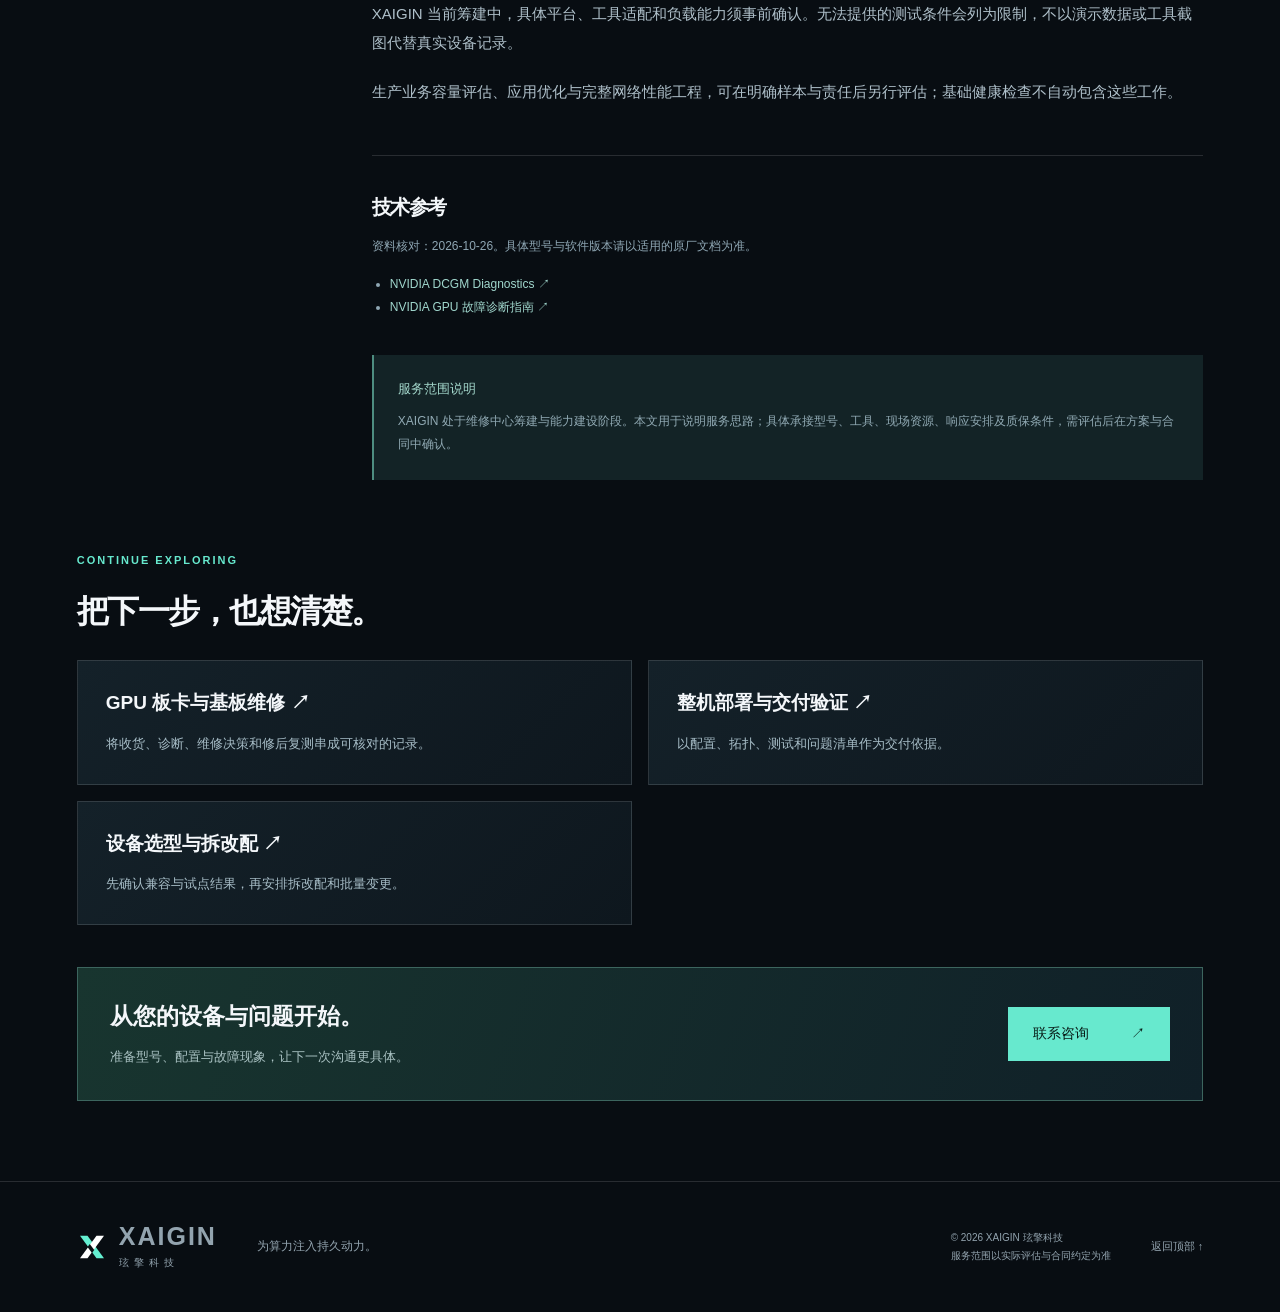
<file: validation.html>
<!doctype html>
<html lang="zh-CN"><head><meta charset="utf-8"><meta name="viewport" content="width=device-width,initial-scale=1"><meta name="description" content="区分节点健康、节点内互联和节点间通信，保留原始证据。"><title>负载与互联稳定性测试 · XAIGIN 玹擎科技</title><link rel="icon" href="assets/brand.svg" type="image/svg+xml"><link rel="stylesheet" href="styles/site.css?v=20261010-burst"><link rel="stylesheet" href="styles/library.css?v=20261026-library"><script src="scripts/library.js?v=20261026-library" defer></script></head>
<body class="library-page"><a class="skip" href="#content">跳转至正文</a>
<header class="header"><a class="brand" href="index.html#home" aria-label="XAIGIN 玹擎科技首页"><img src="assets/brand.svg" alt="" width="32" height="32"><span>XAIGIN<small>玹擎科技</small></span></a><button id="menu-toggle" aria-expanded="false" aria-controls="main-nav" aria-label="打开导航">菜单 <span>☰</span></button><nav id="main-nav" aria-label="主导航"><a href="index.html#services">核心服务</a><a href="solutions.html">解决方案与资料</a><a href="technology.html">平台技术</a><a href="scenarios.html">典型场景</a><a class="nav-contact" href="index.html#contact">联系咨询 ↗</a></nav></header>
<main id="content"><section class="library-hero"><div class="library-hero-inner"><nav class="breadcrumbs" aria-label="面包屑"><a href="index.html">首页</a><span>/</span><a href="solutions.html">方案与资料</a><span>/</span><span aria-current="page">负载与互联稳定性测试</span></nav><div class="library-lead"><div><div class="eyebrow">把结果放回测试条件</div><h1>负载与互联稳定性测试</h1><p>用明确的配置、负载、时长和判定标准，回答设备在这次测试中表现如何。</p><a class="text-link" href="#chapters">查看内容目录 ↓</a></div><div class="system-graphic" role="img" aria-label="从设备配置到互联验证，再到持续维护的服务路径示意"><span class="graphic-label">COMPUTE / CONNECT / CARE</span><div class="rack-nodes"><div><i></i><i></i><i></i><b>GPU</b></div><div><i></i><i></i><i></i><b>FABRIC</b></div><div><i></i><i></i><i></i><b>SYSTEM</b></div></div><div class="graphic-route"><span>配置核对</span><span>协同验证</span><span>持续维护</span></div><small>服务路径示意</small></div></div></div></section>
<div class="reading-layout"><aside class="chapter-nav" id="chapters"><details open><summary>本页目录 <span aria-hidden="true">↕</span></summary><nav aria-label="本页章节"><a href="#scope"><span>01</span>测试要回答具体问题</a><a href="#baseline"><span>02</span>建立可复现的测试基线</a><a href="#coverage"><span>03</span>按目标组织检查项目</a><a href="#process"><span>04</span>先基线，再负载，再复核</a><a href="#report"><span>05</span>报告怎样才有判断价值</a><a href="#faq"><span>06</span>常见问题</a><a href="#boundary"><span>07</span>测试条件先于结果承诺</a></nav></details><a class="chapter-contact" href="index.html#contact">沟通设备与需求 ↗</a></aside><div class="article-body"><section class="article-section" id="scope"><div class="chapter-number">01 /</div><h2>测试要回答具体问题</h2><p>新机验收、维修后复测、改配验证和运行异常调查，需要不同的测试安排。先明确是寻找错误、比较变更前后表现，还是验证客户任务，避免用一项跑分替代全部验收。</p><p>节点内的 PCIe 或 NVLink 与节点间网络属于不同检查对象。应依据实际平台拓扑安排项目，不能因单卡工作正常，就认定多卡或跨节点通信正常。</p></section><section class="article-section" id="baseline"><div class="chapter-number">02 /</div><h2>建立可复现的测试基线</h2><p>记录 GPU 与整机型号、设备数量、固件、驱动、CUDA、工具版本和连接拓扑，同时保留环境温度、功率设置及冷却条件。比较测试时应指出哪些变量发生改变。</p><p>约定测试负载、数据规模、时长、并发和通过标准，并确认业务隔离与停止条件。压力测试可能占用资源，生产设备需安排窗口，不能边跑业务边把干扰后的结果当成统一基准。</p></section><section class="article-section" id="coverage"><div class="chapter-number">03 /</div><h2>按目标组织检查项目</h2><div class="detail-grid"><article class="detail-card"><h3>节点与设备</h3><p>检查识别、日志和适用的计算、显存项目，关注原故障是否再次出现。</p></article><article class="detail-card"><h3>互联与通信</h3><p>结合拓扑验证节点内连接及节点间通信，记录异常路径、参数与并发条件。</p></article><article class="detail-card"><h3>功耗与温度</h3><p>观察负载期间的趋势及降频等状态，结合平台限制解释，避免孤立判断某个瞬时值。</p></article></div></section><section class="article-section" id="process"><div class="chapter-number">04 /</div><h2>先基线，再负载，再复核</h2><ol class="delivery-route"><li><span>01</span><div><h3>准备检查</h3><p>确认资源空闲、权限与工具适配，保存测试前状态。</p></div></li><li><span>02</span><div><h3>执行观察</h3><p>按约定项目运行并采集结果；达到停止条件时终止，记录时间和现场状态。</p></div></li><li><span>03</span><div><h3>异常定位</h3><p>区分设备、连接、配置、环境和应用因素，安排必要的对照测试。</p></div></li><li><span>04</span><div><h3>变更复测</h3><p>修正后在可比较条件下复跑，保留首次失败与复测记录，不覆盖历史结果。</p></div></li></ol></section><section class="article-section" id="report"><div class="chapter-number">05 /</div><h2>报告怎样才有判断价值</h2><p>报告应对应到设备标识、执行项目、条件、结果和原始日志。对失败、跳过、无法执行和通过分别标记；若没有足够条件定位原因，应保留未确定结论。</p><p>NVIDIA DCGM Diagnostics 提供系统检查与压力测试能力，但不承担完整硬件诊断、自动修复或 RMA 判定。某次测试通过只支持对应条件下的结论，不能推导出全寿命稳定。</p><p>原始记录应能关联到测试批次和设备，异常时间尽量与系统及管理日志对齐，为后续维修与复测提供可追溯依据。</p></section><section class="article-section" id="faq"><div class="chapter-number">06 /</div><h2>常见问题</h2><div class="faq-list"><details><summary>测试多久才能说明稳定？<span aria-hidden="true">+</span></summary><p>没有适用于所有设备和业务的统一时长。应结合故障复现规律、负载、平台要求和风险确定，并如实报告覆盖范围。</p></details><details><summary>通信带宽低就说明 GPU 坏了吗？<span aria-hidden="true">+</span></summary><p>需要排查拓扑、链路、网络、软件版本和测试参数，并做对照；单个数值不能定位到某一硬件。</p></details><details><summary>不同批次成绩能直接比较吗？<span aria-hidden="true">+</span></summary><p>需要先核对配置、功率、冷却、版本及负载是否一致。条件不同的结果可以展示，但不能据此直接排名。</p></details></div></section><section class="article-section" id="boundary"><div class="chapter-number">07 /</div><h2>测试条件先于结果承诺</h2><p>XAIGIN 当前筹建中，具体平台、工具适配和负载能力须事前确认。无法提供的测试条件会列为限制，不以演示数据或工具截图代替真实设备记录。</p><p>生产业务容量评估、应用优化与完整网络性能工程，可在明确样本与责任后另行评估；基础健康检查不自动包含这些工作。</p></section><section class="article-sources" id="references"><h2>技术参考</h2><p>资料核对：2026-10-26。具体型号与软件版本请以适用的原厂文档为准。</p><ul><li><a href="https://docs.nvidia.com/datacenter/dcgm/latest/user-guide/dcgm-diagnostics.html" target="_blank" rel="noopener noreferrer">NVIDIA DCGM Diagnostics ↗</a></li><li><a href="https://docs.nvidia.com/deploy/gpu-debug-guidelines/index.html" target="_blank" rel="noopener noreferrer">NVIDIA GPU 故障诊断指南 ↗</a></li></ul></section><div class="scope-note"><strong>服务范围说明</strong><p>XAIGIN 处于维修中心筹建与能力建设阶段。本文用于说明服务思路；具体承接型号、工具、现场资源、响应安排及质保条件，需评估后在方案与合同中确认。</p></div></div></div>
<section class="related-section"><div class="eyebrow">CONTINUE EXPLORING</div><h2>把下一步，也想清楚。</h2><div class="resource-grid"><a class="resource-card" href="repair.html"><h3>GPU 板卡与基板维修 ↗</h3><p>将收货、诊断、维修决策和修后复测串成可核对的记录。</p></a><a class="resource-card" href="deployment.html"><h3>整机部署与交付验证 ↗</h3><p>以配置、拓扑、测试和问题清单作为交付依据。</p></a><a class="resource-card" href="configuration.html"><h3>设备选型与拆改配 ↗</h3><p>先确认兼容与试点结果，再安排拆改配和批量变更。</p></a></div><div class="library-cta"><div><h3>从您的设备与问题开始。</h3><p>准备型号、配置与故障现象，让下一次沟通更具体。</p></div><a class="button primary" href="index.html#contact">联系咨询 <span>↗</span></a></div></section></main>
<footer class="footer"><a class="brand" href="index.html"><img src="assets/brand.svg" alt="" width="30" height="30"><span>XAIGIN<small>玹擎科技</small></span></a><p>为算力注入持久动力。</p><small>© <span id="year">2026</span> XAIGIN 玹擎科技<br>服务范围以实际评估与合同约定为准</small><a href="#content">返回顶部 ↑</a></footer></body></html>
</file>
<file: styles/site.css>
/* M11 / 基础、品牌与导航 */
:root{--bg:#080d12;--panel:#101820;--text:#f4f7fa;--muted:#9aa9b6;--accent:#67e9ce;--line:rgba(255,255,255,.13)}*{box-sizing:border-box}html{scroll-behavior:smooth;scroll-padding-top:90px}body{margin:0;background:var(--bg);color:var(--text);font-family:Arial,"PingFang SC","Microsoft YaHei",sans-serif;-webkit-font-smoothing:antialiased}a{color:inherit;text-decoration:none}button{font:inherit}a,button,summary{-webkit-tap-highlight-color:transparent}a:focus-visible,button:focus-visible,summary:focus-visible{outline:2px solid var(--accent);outline-offset:6px}p{line-height:1.8}h1,h2,h3,p,figure{margin:0}h2{font-size:clamp(32px,3.3vw,52px);line-height:1.3;font-weight:600;letter-spacing:-1.5px}h3{font-size:23px;line-height:1.4}section[id]{scroll-margin-top:12px}.skip{position:fixed;top:-100px;left:20px;background:var(--accent);color:#081410;z-index:100;padding:12px}.skip:focus{top:12px}.header{height:84px;padding:0 5%;display:flex;align-items:center;justify-content:space-between;position:sticky;top:0;z-index:50;background:rgba(8,13,18,.91);border-bottom:1px solid var(--line);backdrop-filter:blur(18px)}.brand{display:flex;align-items:center;gap:12px}.brand>span{font-size:25px;font-weight:750;letter-spacing:2px}.brand small{display:block;font-size:10px;letter-spacing:5px;font-weight:400;margin-top:3px}.header nav{display:flex;gap:34px;align-items:center;font-size:13px}.header nav a:hover{color:var(--accent)}.nav-contact{border:1px solid var(--line);padding:13px 18px}.nav-contact span{margin-left:22px}#menu-toggle{display:none}.eyebrow{font-size:11px;font-weight:600;letter-spacing:2px;color:var(--accent);margin-bottom:25px}.status-dot{display:inline-block;width:6px;height:6px;background:var(--accent);border-radius:50%;box-shadow:0 0 14px var(--accent);margin-right:10px}.section{max-width:1440px;margin:auto;padding:110px 6%}.section-head{display:flex;justify-content:space-between;align-items:flex-end;gap:40px;margin-bottom:56px}.section-head>p{color:var(--muted);font-size:15px}.fine{font-size:12px!important;color:var(--muted);line-height:1.8!important}
/* M12 / 首屏与背景运动 */
.hero{min-height:720px;height:calc(100svh - 84px);max-height:1000px;position:relative;overflow:hidden;display:flex;align-items:center}.hero-image{position:absolute;inset:0;background:linear-gradient(90deg,rgba(5,11,17,.97) 0%,rgba(5,11,17,.8) 38%,rgba(5,11,17,.08) 100%),linear-gradient(0deg,#080d12 0%,transparent 40%),url('../assets/compute-room.png') center/cover;animation:hero-drift 24s ease-in-out infinite alternate}.hero-content{position:relative;z-index:2;width:100%;padding:65px 6% 130px}.hero h1{font-size:clamp(54px,6vw,92px);font-weight:550;letter-spacing:-3px;line-height:1.16}.hero h1 span{color:var(--accent)}.hero p{margin-top:30px;color:#c0cbd5;font-size:17px;line-height:1.9}.actions{display:flex;gap:14px;margin-top:40px}.button{display:inline-flex;padding:18px 25px;align-items:center;gap:42px;font-size:14px;transition:background .25s,transform .25s}.button:hover{transform:translateY(-3px)}.primary{background:var(--accent);color:#081c17}.primary:hover{background:#a0ffe9}.ghost{border:1px solid rgba(255,255,255,.35);background:rgba(10,20,27,.3)}.ghost:hover{background:#1a2b34}.hero-bottom{position:absolute;bottom:32px;left:6%;right:6%;display:flex;justify-content:space-between;gap:20px;align-items:center;color:#b5c2cd;font-size:11px;letter-spacing:2px;z-index:3}.hero-bottom small{font-size:10px;letter-spacing:0;color:#8397a7}.orb{position:absolute;pointer-events:none;border-radius:50%;filter:blur(80px);animation:float 10s ease-in-out infinite alternate}.orb-one{width:280px;height:280px;right:10%;top:20%;background:rgba(46,171,163,.12)}.orb-two{width:180px;height:180px;left:10%;bottom:15%;background:rgba(24,114,163,.1);animation-delay:-5s}.scope-strip{display:flex;justify-content:space-between;align-items:center;gap:20px;padding:30px 6%;border-bottom:1px solid var(--line);background:#0b1218}.scope-strip>span{font-size:11px;color:#7c919f}.scope-strip strong{font-size:15px;letter-spacing:2px;font-weight:500}.scope-strip i{width:4px;height:4px;background:var(--accent);border-radius:50%}
/* M13 / 六类服务与二维硬件插图 */
.service-grid{display:grid;grid-template-columns:repeat(3,1fr);gap:18px}.service-card{display:flex;flex-direction:column;position:relative;background:linear-gradient(140deg,#141e27,#0d151c);border:1px solid var(--line);padding:28px;overflow:hidden;transition:border-color .3s,transform .3s}.service-card:hover{border-color:#5ccab3;transform:translateY(-5px)}.card-top{display:flex;justify-content:space-between;color:#8096a6;font-size:10px;letter-spacing:2px;margin-bottom:20px}.card-top>span:last-child{font-size:20px;color:var(--accent)}.service-card h3{font-size:23px}.service-card p{font-size:13px;color:var(--muted);margin-top:14px}.service-visual{margin-top:auto;padding-top:24px;display:flex;align-items:center;justify-content:center;height:250px}.service-visual img{display:block;width:100%;height:100%;object-fit:contain;transition:transform .4s}.service-card:hover .service-visual img{transform:translateY(-4px)}.service-disclaimer{font-size:10px;color:#8296a4;margin-top:20px;line-height:1.7}
/* M14 / 设备范围 */
.platform-section{background:#10191f;border-block:1px solid var(--line)}.platform-inner{display:grid;grid-template-columns:1.1fr 1fr;gap:60px;align-items:center}.platform-copy h2 span{color:#9fadb7}.platform-copy>p{margin-top:26px;max-width:490px;color:#b4c2cc;font-size:15px}.platform-tags{display:flex;gap:10px;margin-top:32px;flex-wrap:wrap}.platform-tags span{border:1px solid #46545c;padding:12px 18px;font-size:12px;letter-spacing:1px}.text-link{display:inline-block;color:var(--accent);font-size:14px;margin-top:30px}.device-figure{position:relative;background:#080e13;border:1px solid var(--line);min-height:380px;display:flex;flex-direction:column;justify-content:center}.device-figure img{display:block;width:100%;height:400px;object-fit:contain}.device-figure figcaption{font-size:10px;color:#92a6b5;padding:15px 20px;border-top:1px solid var(--line)}
/* M15 / 流程、公司与FAQ */
.process-grid{list-style:none;padding:0;margin:0;display:grid;grid-template-columns:repeat(4,1fr);gap:26px}.process-grid li{border-top:1px solid #51646e;padding-top:24px}.process-grid li>span{font-size:38px;font-weight:300;color:var(--accent);display:block;margin-bottom:28px}.process-grid h3{font-size:21px}.process-grid p{font-size:13px;color:var(--muted);margin-top:15px}.trace-panel{margin-top:50px;padding:30px;display:flex;gap:25px;align-items:center;border:1px solid var(--line);background:linear-gradient(100deg,#14252b,#101920)}.trace-symbol{font-size:42px;color:var(--accent)}.trace-panel h3{font-size:20px}.trace-panel p{font-size:12px;color:var(--muted);margin-top:8px}.trace-panel>span{margin-left:auto;font-size:9px;letter-spacing:2px;color:#7f9ba7}.about-section{background:#edf1f0;color:#101c22}.about-grid{display:grid;grid-template-columns:1.1fr 1fr;gap:60px}.about-section .eyebrow{color:#347c6a}.about-grid p{color:#53636b;margin-top:22px;font-size:15px}.about-grid .about-lead{font-size:23px;color:#14272c;margin-top:0;line-height:1.6}.about-grid .fine{color:#69767d}.faq-section{display:grid;grid-template-columns:.9fr 1.1fr;gap:80px}.faq-section .section-head{align-items:flex-start}.faq-list details{border-bottom:1px solid var(--line)}.faq-list summary{cursor:pointer;display:flex;justify-content:space-between;align-items:center;gap:20px;padding:26px 0;font-size:16px;list-style:none}.faq-list summary::-webkit-details-marker{display:none}.faq-list summary span{font-size:24px;color:var(--accent);transition:transform .2s}.faq-list details[open] summary span{transform:rotate(45deg)}.faq-list p{font-size:14px;color:var(--muted);padding:0 30px 25px 0}
/* M16 / 联系、页脚与响应式 */
.contact-section{position:relative;overflow:hidden;border-top:1px solid var(--line);background:radial-gradient(ellipse at 70% 100%,#163d3b 0%,#0b151d 55%)}.contact-inner{position:relative;z-index:1}.contact-inner h2{font-size:clamp(38px,4.5vw,66px)}.contact-inner>p{margin-top:22px;color:#a9bdc7;font-size:15px}.contact-grid{display:grid;grid-template-columns:repeat(4,1fr);margin-top:50px;gap:30px;border-top:1px solid #42615e;padding-top:30px}.contact-grid span{display:block;color:#93afa9;font-size:11px;margin-bottom:14px}.contact-grid strong{font-size:18px;font-weight:400;overflow-wrap:anywhere}.contact-grid a:hover{color:var(--accent)}.contact-glow{width:350px;height:350px;background:#3ca89120;right:10%;bottom:-200px}.footer{padding:40px 6%;display:flex;align-items:center;gap:40px;border-top:1px solid var(--line);color:#93a4af}.footer p{font-size:12px}.footer small{font-size:10px;line-height:1.8;margin-left:auto}.footer>a:last-child{font-size:11px;white-space:nowrap}.motion-ready .reveal{opacity:0;transform:translateY(24px);transition:opacity .7s,transform .7s}.motion-ready .reveal.visible{opacity:1;transform:none}@keyframes hero-drift{from{transform:scale(1)}to{transform:scale(1.04) translateX(-.6%)}}@keyframes float{from{transform:translateY(-20px)}to{transform:translateY(30px)}}
@media(max-width:1100px){.header nav{gap:20px}.scope-strip>span:last-child{display:none}.service-card{padding:22px}.platform-inner{gap:35px}.trace-panel>span{display:none}.footer{gap:25px}.faq-section{gap:40px}.device-figure img{height:360px}}
@media(max-width:800px){.header{height:72px;padding:0 6%}.brand>span{font-size:22px}.header nav{display:none;position:absolute;top:72px;left:0;right:0;padding:20px 6% 30px;background:#0c151d;border-bottom:1px solid #39515d;flex-direction:column;align-items:stretch;gap:0}.header nav.open{display:flex}.header nav a{padding:17px 0}.header nav .nav-contact{padding:16px;margin-top:10px}#menu-toggle{display:block;color:#fff;background:none;border:1px solid #3e505b;padding:9px 12px;font-size:11px}#menu-toggle span{margin-left:12px}.hero{height:720px;min-height:640px}.hero h1{font-size:64px}.hero-image{background-position:60% center}.section{padding:80px 6%}.section-head{display:block}.section-head>p{margin-top:24px}.service-grid{grid-template-columns:repeat(2,1fr)}.service-card{min-height:340px}.platform-inner{grid-template-columns:1fr}.device-figure{min-height:300px}.device-figure img{height:360px}.process-grid{grid-template-columns:repeat(2,1fr);gap:35px}.about-grid{grid-template-columns:1fr;gap:35px}.faq-section{display:block}.faq-section .section-head{margin-bottom:20px}.contact-grid{grid-template-columns:repeat(2,1fr)}.footer{flex-wrap:wrap;justify-content:space-between}.footer small{margin-left:0}.hero-bottom small{max-width:120px;line-height:1.7}.scope-strip strong{font-size:11px;letter-spacing:1px}}
@media(max-width:480px){.hero{height:calc(100svh - 72px);min-height:650px;max-height:850px}.hero-content{padding:45px 6% 130px}.hero h1{font-size:47px;letter-spacing:-2px;line-height:1.23}.hero .eyebrow{font-size:8px;letter-spacing:1px}.hero p{font-size:14px;margin-top:25px}.desktop-break{display:none}.actions{gap:10px;margin-top:30px}.button{padding:15px;gap:18px;font-size:12px}.hero-bottom{bottom:25px;flex-wrap:wrap;font-size:10px;letter-spacing:1px}.hero-bottom small{max-width:none;width:100%;font-size:9px}.scope-strip{padding:24px 6%;flex-wrap:wrap;gap:16px;justify-content:flex-start}.scope-strip>span{width:100%}.scope-strip strong{font-size:9px}.scope-strip i{width:3px;height:3px}.section{padding:64px 6%}h2{font-size:31px;letter-spacing:-1px}.section-head{margin-bottom:32px}.section-head>p{font-size:13px}.eyebrow{font-size:9px;letter-spacing:1.5px;margin-bottom:20px}.service-grid{grid-template-columns:1fr;gap:14px}.service-card{min-height:260px;padding:26px}.service-card p{max-width:none}.service-card h3{font-size:23px}.platform-copy>p{font-size:14px}.device-figure img{height:270px}.device-figure{min-height:280px}.process-grid{gap:30px 20px}.process-grid h3{font-size:18px}.process-grid p{font-size:11px}.process-grid li>span{font-size:30px;margin-bottom:20px}.trace-panel{padding:22px 18px;gap:15px}.trace-symbol{font-size:30px}.trace-panel h3{font-size:17px}.trace-panel p{font-size:11px}.about-grid .about-lead{font-size:21px}.faq-list summary{font-size:15px}.contact-inner h2{font-size:37px}.contact-grid{gap:28px 15px}.contact-grid strong{font-size:15px}.footer{padding:35px 6%;gap:25px}.footer p{width:100%;order:3}.footer small{max-width:220px;order:4}.footer>a:last-child{order:5}}
@media(prefers-reduced-motion:reduce){html{scroll-behavior:auto}*,*::before,*::after{animation:none!important;transition:none!important}.motion-ready .reveal{opacity:1;transform:none}}

@media(max-width:800px){.service-visual{height:230px}}
@media(max-width:480px){.service-visual{height:240px}.service-card{min-height:0}}

/* M13 / Codex六图：CSS分区显示原图，不重编码素材。 */
.sheet-cell{position:relative;width:100%;aspect-ratio:4/3;overflow:hidden;max-width:300px}.service-visual .sheet-cell img{position:absolute;width:300%;height:200%;max-width:none;object-fit:fill}.service-card:hover .sheet-cell img{transform:none}.service-card:hover .sheet-cell{transform:translateY(-4px)}.sheet-cell{transition:transform .4s}

/* M19–20 / 图形化流程、追溯节点和浏览定位 */
.icon-defs{position:absolute;width:0;height:0;overflow:hidden}svg use{fill:none;stroke:currentColor;stroke-width:1.5;stroke-linecap:round;stroke-linejoin:round}.read-progress{position:absolute;left:0;bottom:-1px;width:100%;height:2px;background:var(--accent);transform:scaleX(0);transform-origin:left;pointer-events:none}.header nav a[aria-current="location"]{color:var(--accent)}.hero-network{position:absolute;right:6%;bottom:110px;width:35%;max-width:500px;fill:none;stroke:#71e8d0;stroke-width:1;opacity:.45;animation:network-breathe 7s ease-in-out infinite}.hero-network circle{fill:#6fe1c8;stroke:none}.network-path{stroke-dasharray:12 6;animation:network-travel 12s linear infinite}.device-figure{min-height:0}.process-icon{display:flex;justify-content:space-between;align-items:center;margin-bottom:25px;color:var(--accent)}.process-icon svg{width:54px;height:54px}.process-icon span{font-size:13px;font-weight:400;letter-spacing:2px;color:#8faab5}.flow-route{height:2px;margin:0 0 27px;background:linear-gradient(90deg,#25433f 0%,#67e9ce 50%,#25433f 100%);background-size:200% 100%;animation:route-light 9s ease-in-out infinite}.process-grid li{padding-top:0;border-top:0;position:relative}.process-grid li:not(:last-child)::after{content:'→';position:absolute;right:-17px;top:16px;color:#547870;font-size:18px}.trace-panel{display:block;padding:30px}.trace-heading{display:flex;gap:18px;align-items:center}.trace-heading>svg{width:38px;height:38px;color:var(--accent)}.trace-heading p{font-size:9px;letter-spacing:2px}.trace-items{display:grid;grid-template-columns:repeat(5,1fr);gap:14px;list-style:none;padding:0;margin:28px 0 0}.trace-items li{display:flex;align-items:center;gap:12px;padding:17px 12px;border:1px solid #315048;background:#0c1b20;font-size:12px;color:#b9cacd}.trace-items svg{width:24px;height:24px;flex-shrink:0;color:var(--accent)}.about-pillars{display:flex;gap:25px;margin-top:35px;color:#326b5e}.about-pillars>div{display:flex;align-items:center;gap:10px;font-size:12px}.about-pillars svg{width:30px;height:30px}.faq-graphic{display:flex;align-items:center;gap:20px;margin-top:35px;color:var(--accent);opacity:.7}.faq-graphic>svg{width:76px;height:76px}.faq-signal{width:80px;height:1px;background:linear-gradient(90deg,#67e9ce,transparent)}.contact-icon{color:var(--accent);margin-bottom:18px}.contact-icon svg{display:block;width:30px;height:30px}.contact-grid>div{padding-top:6px}.service-grid .reveal:nth-child(3n+2){transition-delay:.07s}.service-grid .reveal:nth-child(3n){transition-delay:.14s}@keyframes network-breathe{0%,100%{opacity:.25}50%{opacity:.5}}@keyframes network-travel{to{stroke-dashoffset:-180}}@keyframes route-light{0%,100%{background-position:0% 50%}50%{background-position:100% 50%}}
@media(max-width:1100px){.trace-items{grid-template-columns:repeat(3,1fr)}}
@media(max-width:800px){.hero-network{display:none}.trace-items{grid-template-columns:repeat(2,1fr)}.process-grid li:nth-child(2)::after{display:none}.process-grid li:nth-child(3)::after{display:block}.faq-graphic{display:none}}
@media(max-width:480px){.trace-panel{padding:22px 18px}.trace-items{gap:9px}.trace-items li{font-size:10px;padding:13px 10px;gap:8px}.trace-items svg{width:20px;height:20px}.process-icon svg{width:43px;height:43px}.process-icon{margin-bottom:20px}.about-pillars{gap:20px}.about-pillars svg{width:25px;height:25px}.contact-icon svg{width:27px;height:27px}.service-grid .reveal{transition-delay:0s!important}}
@media(prefers-reduced-motion:reduce){.hero-network,.network-path,.flow-route{animation:none}.sheet-cell{transition:none}}

@media(max-width:480px){.contact-inner h2{font-size:30px;letter-spacing:-.8px}}

/* M04 / 三设备写实合成图，完整显示原图。 */
.device-photo{width:100%;aspect-ratio:4/3;background:#0b1117;display:flex;align-items:center}.device-photo img{display:block;width:100%;height:auto;max-height:none;object-fit:contain}.device-figure figcaption{line-height:1.8}

/* M21 / 原图灯位闪烁；图像与灯光在同一坐标系中裁切。 */
.hero-image{container-type:size;background:none;animation:none;pointer-events:none}.hero-scene{position:absolute;top:50%;left:50%;width:max(100cqw,176.470588cqh);height:max(100cqh,56.666667cqw);transform:translate(-50%,-50%)}.hero-image::after{content:'';position:absolute;inset:0;background:linear-gradient(90deg,rgba(5,11,17,.97) 0%,rgba(5,11,17,.8) 38%,rgba(5,11,17,.08) 100%),linear-gradient(0deg,#080d12 0%,transparent 40%)}.hero-indicators{z-index:1}.rack-led{opacity:.35;filter:url(#rack-glow)}.hero.motion-active .rack-led{animation:rack-blink var(--cycle) step-end var(--delay) infinite}.hero.motion-paused *{animation-play-state:paused!important}#hero-motion-toggle{position:absolute;z-index:3;right:6%;top:25px;min-height:44px;padding:8px 14px;border:1px solid #45635f;background:#09171dc9;color:#c7e0da;font:inherit;font-size:11px;cursor:pointer}#hero-motion-toggle:hover{border-color:var(--accent);color:var(--accent)}#hero-motion-toggle[hidden]{display:none}@keyframes rack-blink{0%,4%,8%,12%,16%,20%,24%,50%,54%,58%,80%,84%,100%{opacity:.04}2%,6%,10%,14%,18%,22%,52%,56%,82%{opacity:1}}
@media(max-width:800px){.hero-scene{left:56%;transform:translate(-56%,-50%)}}
@media(prefers-reduced-motion:reduce){#hero-motion-toggle{display:none}}
</file>
<file: styles/library.css>
/* 子页延续首页视觉；所有正文样式限定在 library-page 内。 */
.home-library-link{display:flex;justify-content:space-between;gap:16px;border-top:1px solid var(--line);padding-top:16px;color:var(--accent);font-size:13px;margin-top:18px}.home-library-link:hover{text-decoration:underline}.library-entry{margin-left:24px}.library-page .library-hero{position:relative;padding:130px 6% 64px;border-bottom:1px solid var(--line);background:radial-gradient(ellipse at 90% 20%,#173b3b90,transparent 60%),#0b141c}.library-hero-inner,.reading-layout,.related-section{max-width:1320px;margin:auto}.breadcrumbs{display:flex;flex-wrap:wrap;gap:12px;font-size:11px;color:#91a8b5;margin-bottom:52px}.breadcrumbs a:hover{color:var(--accent)}.library-lead{display:grid;grid-template-columns:1.5fr 1fr;gap:70px;align-items:center}.library-lead h1{font-size:clamp(32px,4.3vw,60px);line-height:1.2;letter-spacing:-1.5px;max-width:720px}.library-lead p{color:#b0c2cb;line-height:1.9;font-size:16px;max-width:680px;margin-top:24px}.system-graphic{border:1px solid #375052;background:linear-gradient(135deg,#15252b99,#09151c);padding:28px;position:relative;overflow:hidden}.graphic-label{font-size:9px;letter-spacing:2px;color:#81aca4}.rack-nodes{display:flex;gap:20px;justify-content:space-between;padding:36px 0 30px}.rack-nodes>div{flex:1;position:relative;min-width:0}.rack-nodes i{display:block;height:20px;border:1px solid #44605f;margin-bottom:6px;background:linear-gradient(90deg,#253d42,#102127);position:relative}.rack-nodes i:after{content:'';position:absolute;width:3px;height:3px;right:7px;top:7px;background:var(--accent);box-shadow:0 0 6px #60e3cb}.rack-nodes b{font-size:9px;font-weight:400;letter-spacing:1px;color:#99b2ba}.graphic-route{display:flex;justify-content:space-between;gap:8px;border-top:1px solid #3e766d;padding-top:16px;position:relative}.graphic-route:before{content:'';position:absolute;top:-2px;left:0;width:18%;height:3px;background:var(--accent);animation:route-travel 5s ease-in-out infinite}.graphic-route span{font-size:10px;color:#afd3c9}.system-graphic small{display:block;font-size:9px;color:#708c98;margin-top:25px}@keyframes route-travel{0%,100%{transform:translateX(0);opacity:.3}50%{transform:translateX(440%);opacity:1}}
.reading-layout{display:grid;grid-template-columns:230px minmax(0,1fr);gap:65px;padding:64px 6%}.chapter-nav{align-self:start;position:sticky;top:110px;max-height:calc(100vh - 135px);overflow:auto;scroll-margin-top:100px}.chapter-nav summary{cursor:pointer;font-size:13px;list-style:none;display:flex;justify-content:space-between;padding:16px 0;border-bottom:1px solid var(--line)}.chapter-nav summary::-webkit-details-marker{display:none}.chapter-nav nav{padding:12px 0}.chapter-nav nav a{display:flex;gap:12px;padding:11px 0;color:#a5b6c0;font-size:12px;line-height:1.5}.chapter-nav nav a span{font-size:9px;color:#5d817f;padding-top:3px}.chapter-nav nav a:hover,.chapter-nav nav a:focus-visible{color:var(--accent)}.chapter-contact{display:block;padding:18px 0;border-top:1px solid var(--line);font-size:12px;color:var(--accent)}.article-body{min-width:0}.article-section{scroll-margin-top:110px;padding:0 0 48px;margin-bottom:38px;border-bottom:1px solid var(--line)}.chapter-number{font-size:10px;letter-spacing:2px;color:var(--accent);margin-bottom:14px}.library-page .article-section h2{font-size:29px;letter-spacing:-.6px;line-height:1.4}.article-section>p{font-size:15px;line-height:1.95;color:#afc0ca;margin-top:20px}.detail-grid{display:grid;grid-template-columns:repeat(2,minmax(0,1fr));gap:14px;margin-top:25px}.detail-card{padding:23px;border:1px solid var(--line);background:linear-gradient(130deg,#142029,#0e171f)}.detail-card h3,.delivery-route h3{font-size:17px;font-weight:500;line-height:1.5}.detail-card p,.delivery-route p{font-size:13px;line-height:1.9;color:#acbdc7;margin-top:12px}.delivery-route{list-style:none;padding:0;margin:28px 0 0}.delivery-route li{display:flex;gap:23px;position:relative;padding:0 0 30px}.delivery-route li:not(:last-child):before{position:absolute;content:'';left:17px;top:35px;bottom:0;border-left:1px solid #35524f}.delivery-route li>span{flex:none;width:36px;height:36px;border:1px solid #4c8c7f;color:var(--accent);display:grid;place-items:center;font-size:11px;background:#102523}.table-scroll{overflow-x:auto;margin-top:25px;border:1px solid var(--line)}.table-scroll table{border-collapse:collapse;width:100%;min-width:570px;font-size:13px;line-height:1.85}.table-scroll caption{text-align:left;padding:16px;color:#8ba9b6;font-size:11px;background:#0a141b}.table-scroll th,.table-scroll td{text-align:left;vertical-align:top;padding:16px 20px;border-bottom:1px solid var(--line)}.table-scroll th{background:#17302f;color:#8fe4cf;font-weight:500}.table-scroll td{color:#afc0c9}.table-scroll tbody tr:last-child td{border:0}.article-section .faq-list{margin-top:12px}.article-sources h2{font-size:20px}.article-sources p,.article-sources li{font-size:12px;line-height:1.9;color:#8fa7b4}.article-sources p{margin:15px 0}.article-sources ul{padding-left:18px}.article-sources a{color:#a0d7cd;overflow-wrap:anywhere}.scope-note{margin-top:36px;padding:24px;border-left:2px solid #4d8d80;background:#132326}.scope-note strong{font-size:13px;color:#a4d8cc;font-weight:500}.scope-note p{font-size:12px;line-height:1.9;margin-top:12px;color:#91aab4}.related-section{padding:10px 6% 80px}.related-section>h2{font-size:32px;margin-bottom:28px}.resource-grid{display:grid;grid-template-columns:repeat(2,minmax(0,1fr));gap:16px;margin-top:25px}.resource-card{display:block;padding:28px;border:1px solid var(--line);background:linear-gradient(135deg,#142129,#0e171e);transition:border-color .2s,transform .2s}.resource-card:hover{border-color:#5ccab3;transform:translateY(-3px)}.resource-card .eyebrow{display:block;font-size:9px;margin-bottom:17px}.resource-card h3{font-size:19px;line-height:1.5}.resource-card h3 span{color:var(--accent)}.resource-card p{font-size:13px;color:#a7bdc7;line-height:1.85;margin-top:14px}.library-cta{margin-top:42px;padding:32px;border:1px solid #3c655e;background:linear-gradient(110deg,#18352f,#102028);display:flex;align-items:center;justify-content:space-between;gap:28px}.library-cta h3{font-size:23px}.library-cta p{font-size:13px;color:#abc3c4;margin-top:12px}.library-cta .button{white-space:nowrap}.library-page a:focus-visible,.library-page summary:focus-visible,.table-scroll:focus-visible{outline:2px solid var(--accent);outline-offset:5px}
@media(max-width:1100px){.reading-layout{grid-template-columns:190px minmax(0,1fr);gap:35px}.library-lead{gap:30px}.system-graphic{padding:20px}.library-page .header nav a{font-size:12px}}
@media(max-width:800px){.library-page .library-hero{padding-top:110px}.library-lead{grid-template-columns:1fr}.system-graphic{max-width:440px;width:100%}.breadcrumbs{margin-bottom:35px}.reading-layout{display:block;padding-top:30px}.chapter-nav{position:static;max-height:none;margin-bottom:40px;background:#101e25;padding:0 18px}.chapter-contact{padding:15px 0}.library-lead h1{font-size:40px}.library-cta{align-items:flex-start;flex-direction:column}}
@media(max-width:480px){.library-page .library-hero{padding-bottom:35px}.library-lead h1{font-size:34px}.library-lead p{font-size:14px}.detail-grid,.resource-grid{grid-template-columns:1fr}.library-page .article-section h2{font-size:25px}.article-section>p{font-size:14px}.detail-card,.resource-card{padding:22px}.system-graphic{padding:20px}.rack-nodes{padding:25px 0 22px}.library-cta{padding:23px}.related-section>h2{font-size:27px}.library-entry{display:block;margin-left:0}.reading-layout{padding-bottom:42px}}
@media(prefers-reduced-motion:reduce){.graphic-route:before{animation:none}.resource-card{transition:none}.resource-card:hover{transform:none}}

@media(max-width:800px){.library-page:not(.library-enabled) .header{position:relative;height:auto;flex-wrap:wrap;padding-top:20px}.library-page:not(.library-enabled) #main-nav{display:flex;position:static;background:transparent;width:100%;padding:12px 0}.library-page:not(.library-enabled) #menu-toggle{display:none}.library-page:not(.library-enabled) .library-hero{padding-top:35px}}
</file>
